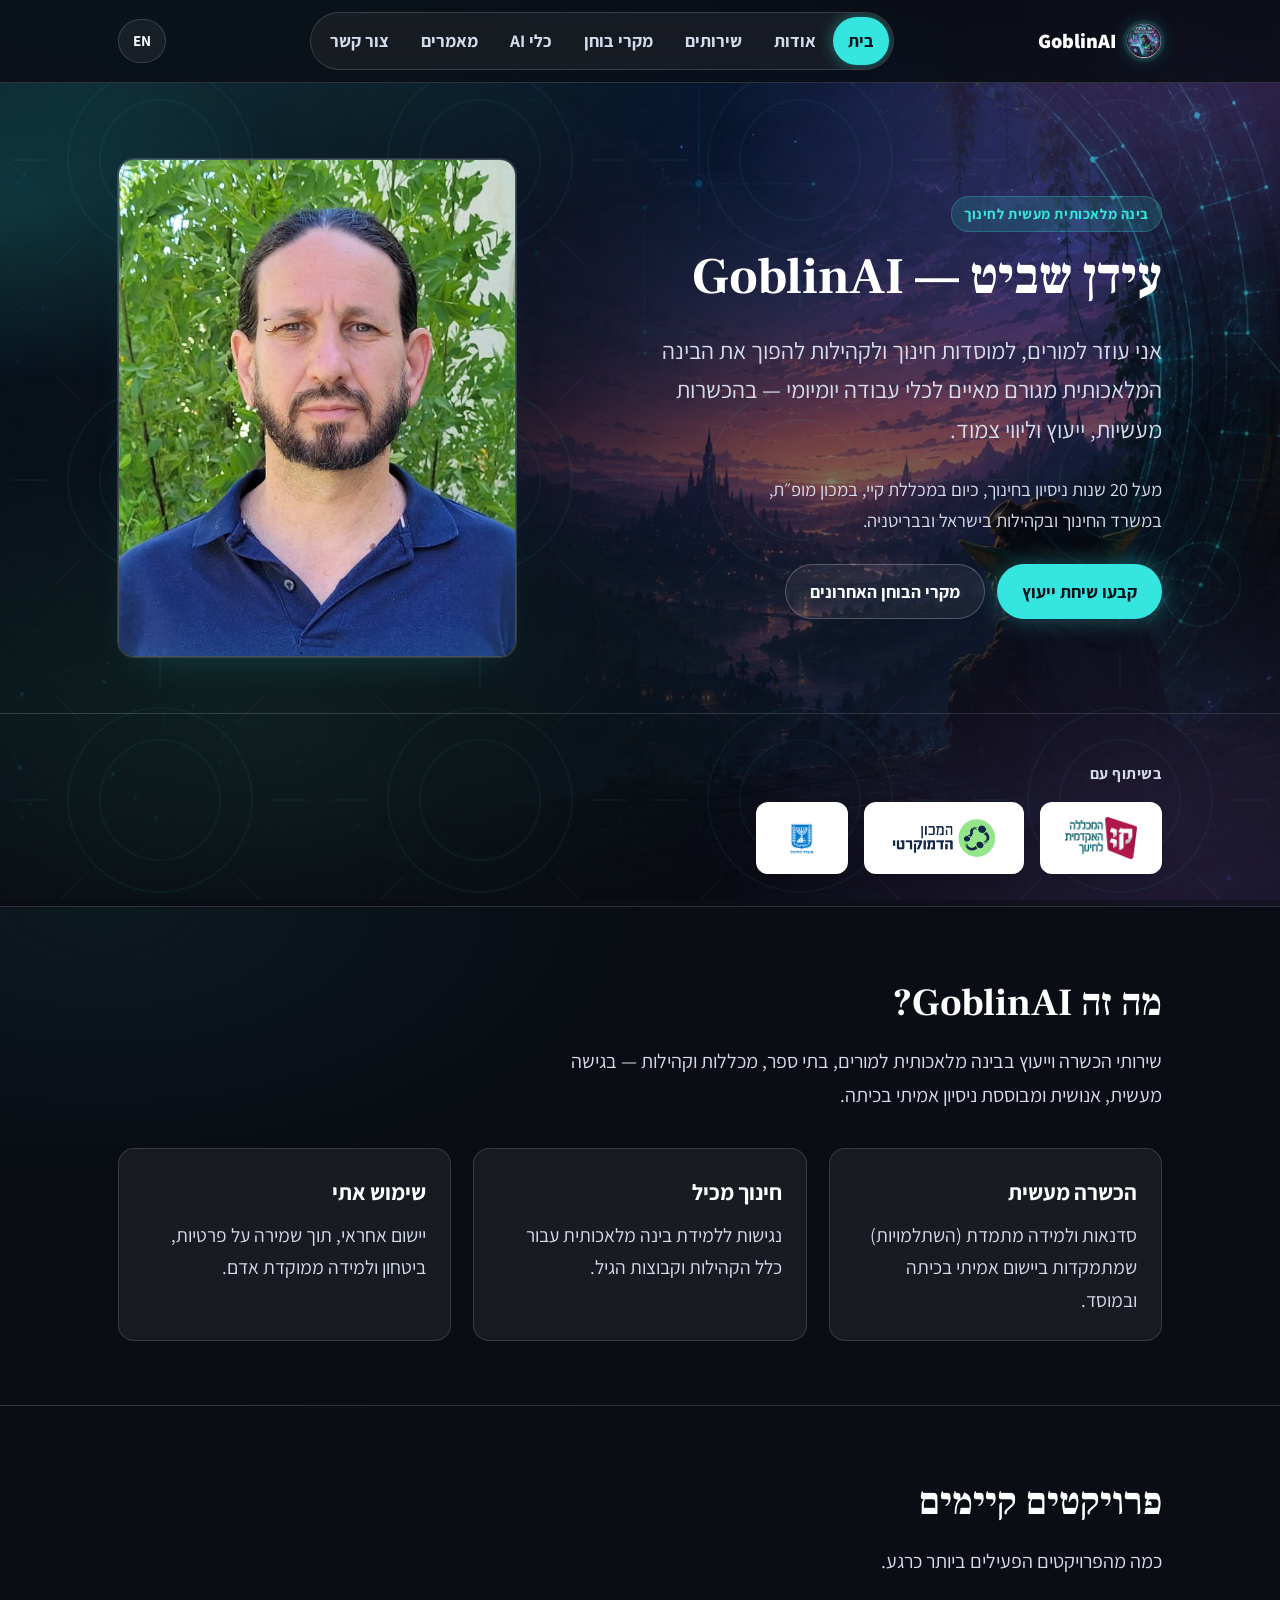
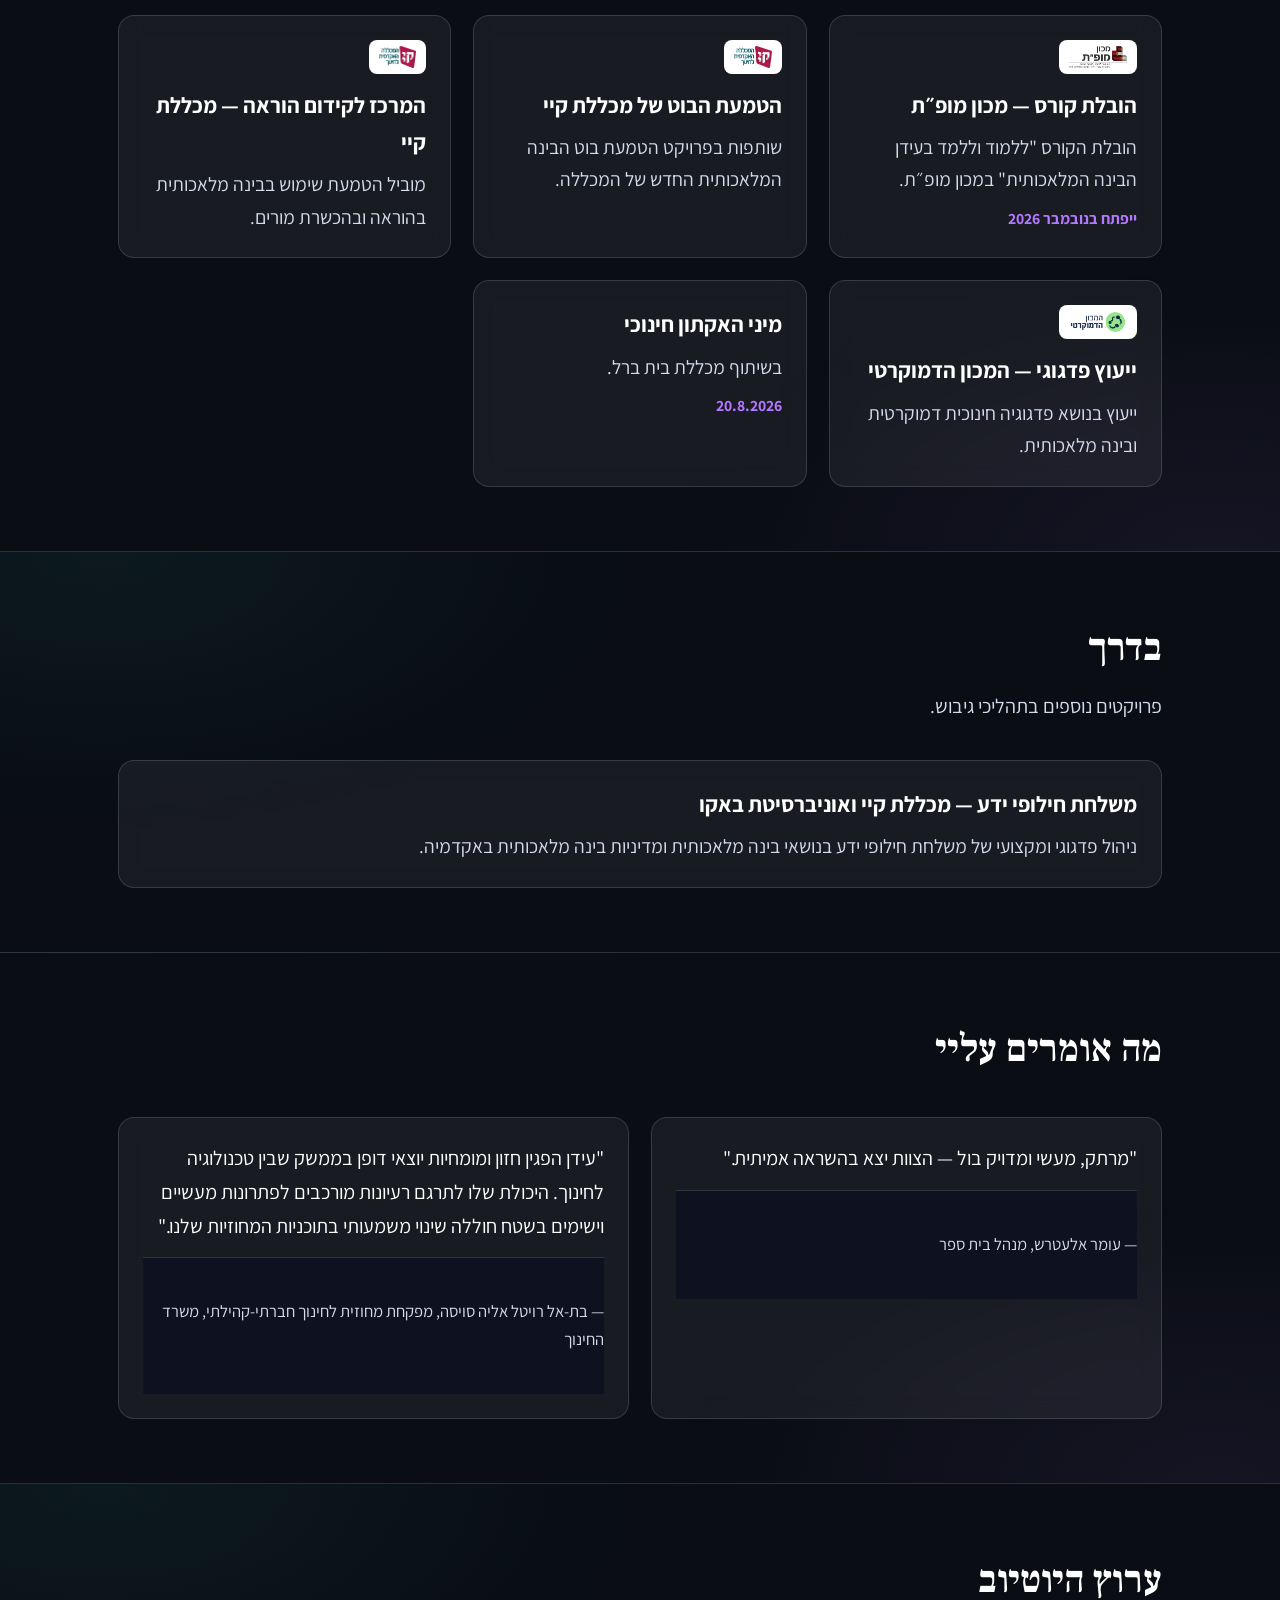
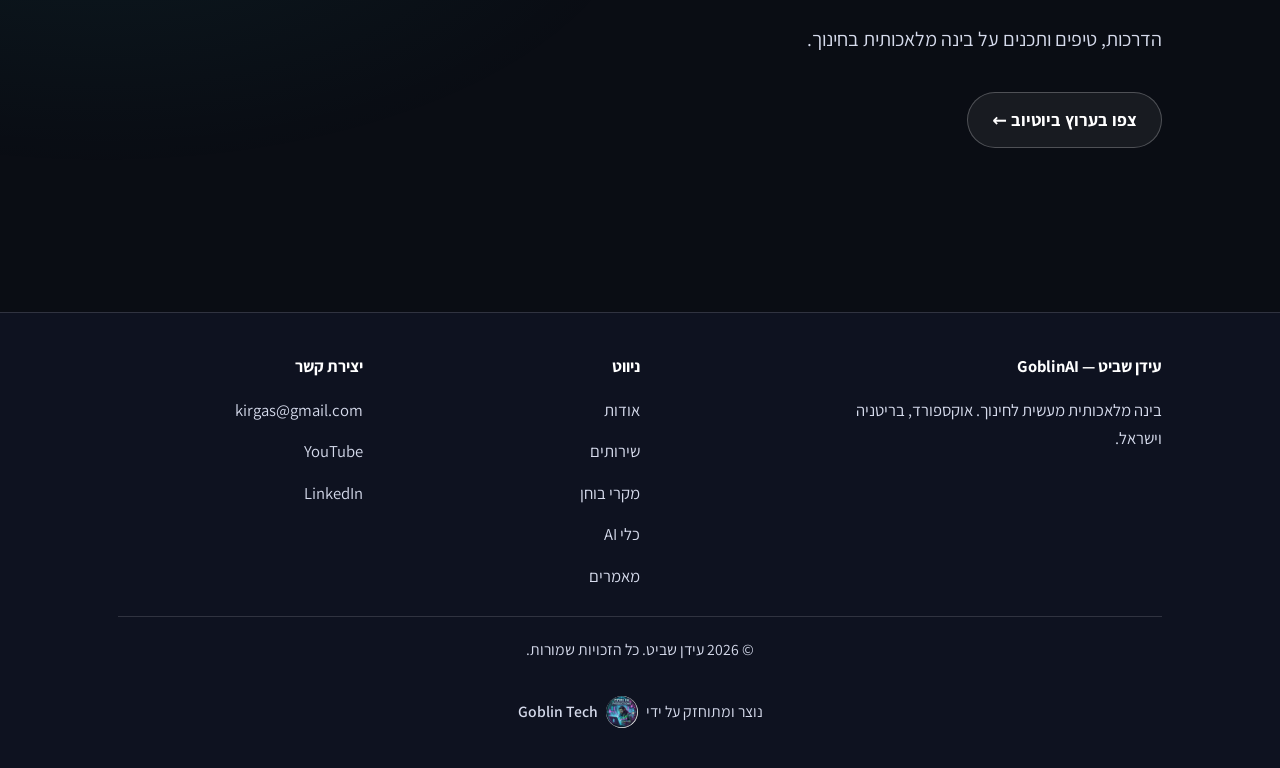
<file: index.html>
<!DOCTYPE html>
<html lang="he" dir="rtl">
<head>
  <meta charset="UTF-8" />
  <meta name="viewport" content="width=device-width, initial-scale=1.0" />
  <title>עידן שביט — GoblinAI | בינה מלאכותית בחינוך</title>
  <meta name="description" content="עידן שביט (GoblinAI) — הכשרה וייעוץ מעשי בבינה מלאכותית למורים, בתי ספר, מכללות וקהילות בישראל ובבריטניה." />
  <meta property="og:title" content="עידן שביט — GoblinAI | בינה מלאכותית בחינוך" />
  <meta property="og:description" content="עידן שביט (GoblinAI) — הכשרה וייעוץ מעשי בבינה מלאכותית למורים, בתי ספר, מכללות וקהילות בישראל ובבריטניה." />
  <meta property="og:image" content="https://coldgoblin.github.io/goblinai/assets/photos/25-goblin-ai-banner.jpg" />
  <meta property="og:type" content="website" />
  <link rel="icon" type="image/png" href="assets/photos/10-goblin-productions-logo.jpg" />
  <link rel="preconnect" href="https://fonts.googleapis.com">
  <link href="https://fonts.googleapis.com/css2?family=Assistant:wght@400;600;700;800&family=Frank+Ruhl+Libre:wght@600;700&display=swap" rel="stylesheet">
  <link rel="stylesheet" href="css/style.css" />
</head>
<body style="--page-bg:url('../assets/photos/25-goblin-ai-banner.jpg');">
  <a class="skip-link" href="#main">דילוג לתוכן</a>
  <header>
    <div class="nav-wrap">
      <a class="brand" href="index.html"><span class="mark"><img src="assets/photos/10-goblin-productions-logo.jpg" alt="GoblinAI"></span> GoblinAI</a>
      <button class="nav-toggle" aria-label="פתח ניווט">&#9776;</button>
      <ul class="tabs">
        <li><a href="index.html" class="active">בית</a></li>
        <li><a href="about.html">אודות</a></li>
        <li><a href="services.html">שירותים</a></li>
        <li><a href="case-studies.html">מקרי בוחן</a></li>
        <li><a href="tools.html">כלי AI</a></li>
        <li><a href="articles.html">מאמרים</a></li>
        <li><a href="contact.html">צור קשר</a></li>
      </ul>
      <div class="nav-side">
        <a class="lang-switch" href="en/index.html">EN</a>
      </div>
    </div>
  </header>

  <main id="main">
    <section class="hero">
      <div class="container hero-grid">
        <div>
          <span class="eyebrow">בינה מלאכותית מעשית לחינוך</span>
          <h1>עידן שביט — GoblinAI</h1>
          <p class="lead">אני עוזר למורים, למוסדות חינוך ולקהילות להפוך את הבינה המלאכותית מגורם מאיים לכלי עבודה יומיומי — בהכשרות מעשיות, ייעוץ וליווי צמוד.</p>
          <p style="color:var(--muted); max-width:46ch; font-size:1rem;">מעל 20 שנות ניסיון בחינוך, כיום במכללת קיי, במכון מופ״ת, במשרד החינוך ובקהילות בישראל ובבריטניה.</p>
          <div class="cta-row">
            <a class="btn btn-primary" href="contact.html">קבעו שיחת ייעוץ</a>
            <a class="btn btn-secondary" href="case-studies.html">מקרי הבוחן האחרונים</a>
          </div>
        </div>
        <div class="hero-photo">
          <img src="assets/photos/idan-shavit-portrait.jpg" alt="עידן שביט" />
        </div>
      </div>
    </section>

    <section style="padding:32px 0;">
      <div class="container">
        <p style="color:var(--muted); font-size:0.85rem; font-weight:700; letter-spacing:0.03em; margin-bottom:14px;">בשיתוף עם</p>
        <div class="logo-strip">
          <div class="logo-chip"><img loading="lazy" src="assets/logos/15-kaye-college-logo.jpg" alt="מכללת קיי" /></div>
          <div class="logo-chip"><img loading="lazy" src="assets/logos/17-democratic-institute-logo.png" alt="המכון הדמוקרטי" /></div>
          <div class="logo-chip"><img loading="lazy" src="assets/logos/16-ministry-of-education-logo.png" alt="משרד החינוך" /></div>
        </div>
      </div>
    </section>

    <section>
      <div class="container">
        <div class="section-head">
          <h2>מה זה GoblinAI?</h2>
          <p>שירותי הכשרה וייעוץ בבינה מלאכותית למורים, בתי ספר, מכללות וקהילות — בגישה מעשית, אנושית ומבוססת ניסיון אמיתי בכיתה.</p>
        </div>
        <div class="grid">
          <div class="card">
            <h3>הכשרה מעשית</h3>
            <p>סדנאות ולמידה מתמדת (השתלמויות) שמתמקדות ביישום אמיתי בכיתה ובמוסד.</p>
          </div>
          <div class="card">
            <h3>חינוך מכיל</h3>
            <p>נגישות ללמידת בינה מלאכותית עבור כלל הקהילות וקבוצות הגיל.</p>
          </div>
          <div class="card">
            <h3>שימוש אתי</h3>
            <p>יישום אחראי, תוך שמירה על פרטיות, ביטחון ולמידה ממוקדת אדם.</p>
          </div>
        </div>
      </div>
    </section>

    <section>
      <div class="container">
        <div class="section-head">
          <h2>פרויקטים קיימים</h2>
          <p>כמה מהפרויקטים הפעילים ביותר כרגע.</p>
        </div>
        <div class="grid">
          <div class="card">
            <div class="card-logo"><img loading="lazy" src="assets/logos/21-mofet-institute-logo.png" alt="מכון מופ״ת" /></div>
            <h3>הובלת קורס — מכון מופ״ת</h3>
            <p>הובלת הקורס "ללמוד וללמד בעידן הבינה המלאכותית" במכון מופ״ת.</p>
            <span class="note">ייפתח בנובמבר 2026</span>
          </div>
          <div class="card">
            <div class="card-logo"><img loading="lazy" src="assets/logos/15-kaye-college-logo.jpg" alt="מכללת קיי" /></div>
            <h3>הטמעת הבוט של מכללת קיי</h3>
            <p>שותפות בפרויקט הטמעת בוט הבינה המלאכותית החדש של המכללה.</p>
          </div>
          <div class="card">
            <div class="card-logo"><img loading="lazy" src="assets/logos/15-kaye-college-logo.jpg" alt="מכללת קיי" /></div>
            <h3>המרכז לקידום הוראה — מכללת קיי</h3>
            <p>מוביל הטמעת שימוש בבינה מלאכותית בהוראה ובהכשרת מורים.</p>
          </div>
          <div class="card">
            <div class="card-logo"><img loading="lazy" src="assets/logos/17-democratic-institute-logo.png" alt="המכון הדמוקרטי" /></div>
            <h3>ייעוץ פדגוגי — המכון הדמוקרטי</h3>
            <p>ייעוץ בנושא פדגוגיה חינוכית דמוקרטית ובינה מלאכותית.</p>
          </div>
          <div class="card">
            <h3>מיני האקתון חינוכי</h3>
            <p>בשיתוף מכללת בית ברל.</p>
            <span class="note">20.8.2026</span>
          </div>
        </div>
      </div>
    </section>

    <section>
      <div class="container">
        <div class="section-head">
          <h2>בדרך</h2>
          <p>פרויקטים נוספים בתהליכי גיבוש.</p>
        </div>
        <div class="grid">
          <div class="card">
            <h3>משלחת חילופי ידע — מכללת קיי ואוניברסיטת באקו</h3>
            <p>ניהול פדגוגי ומקצועי של משלחת חילופי ידע בנושאי בינה מלאכותית ומדיניות בינה מלאכותית באקדמיה.</p>
          </div>
        </div>
      </div>
    </section>

    <section>
      <div class="container">
        <div class="section-head">
          <h2>מה אומרים עליי</h2>
        </div>
        <div class="grid">
          <blockquote class="card">
            "מרתק, מעשי ומדויק בול — הצוות יצא בהשראה אמיתית."
            <footer style="margin-top:14px; font-style:normal; font-size:0.9rem; color:var(--muted);">— עומר אלעטרש, מנהל בית ספר</footer>
          </blockquote>
          <blockquote class="card">
            "עידן הפגין חזון ומומחיות יוצאי דופן בממשק שבין טכנולוגיה לחינוך. היכולת שלו לתרגם רעיונות מורכבים לפתרונות מעשיים וישימים בשטח חוללה שינוי משמעותי בתוכניות המחוזיות שלנו."
            <footer style="margin-top:14px; font-style:normal; font-size:0.9rem; color:var(--muted);">— בת-אל רויטל אליה סויסה, מפקחת מחוזית לחינוך חברתי-קהילתי, משרד החינוך</footer>
          </blockquote>
        </div>
      </div>
    </section>

    <section>
      <div class="container">
        <div class="section-head">
          <h2>ערוץ היוטיוב</h2>
          <p>הדרכות, טיפים ותכנים על בינה מלאכותית בחינוך.</p>
        </div>
        <a class="btn btn-secondary" href="https://www.youtube.com/@idanshavit3679" target="_blank" rel="noopener">צפו בערוץ ביוטיוב &larr;</a>
      </div>
    </section>
  </main>

  <footer>
    <div class="container">
      <div class="footer-grid">
        <div>
          <h5>עידן שביט — GoblinAI</h5>
          <p style="color:var(--muted); font-size:0.9rem; max-width:40ch;">בינה מלאכותית מעשית לחינוך. אוקספורד, בריטניה וישראל.</p>
        </div>
        <div>
          <h5>ניווט</h5>
          <ul>
            <li><a href="about.html">אודות</a></li>
            <li><a href="services.html">שירותים</a></li>
            <li><a href="case-studies.html">מקרי בוחן</a></li>
            <li><a href="tools.html">כלי AI</a></li>
            <li><a href="articles.html">מאמרים</a></li>
          </ul>
        </div>
        <div>
          <h5>יצירת קשר</h5>
          <ul>
            <li><a href="mailto:kirgas@gmail.com">kirgas@gmail.com</a></li>
            <li><a href="https://www.youtube.com/@idanshavit3679" target="_blank" rel="noopener">YouTube</a></li>
            <li><a href="https://www.linkedin.com/in/idan-shavit-ai-for-all/" target="_blank" rel="noopener">LinkedIn</a></li>
          </ul>
        </div>
      </div>
      <div class="footer-bottom">&copy; 2026 עידן שביט. כל הזכויות שמורות.</div>
      <div class="goblin-tech-credit" dir="rtl"><span>נוצר ומתוחזק על ידי</span><img src="assets/logos/goblin-logo-640.jpg" alt="" width="32" height="32" loading="lazy"><bdi dir="ltr">Goblin Tech</bdi></div>
    </div>
  </footer>

  <script src="js/main.js"></script>
</body>
</html>
</file>
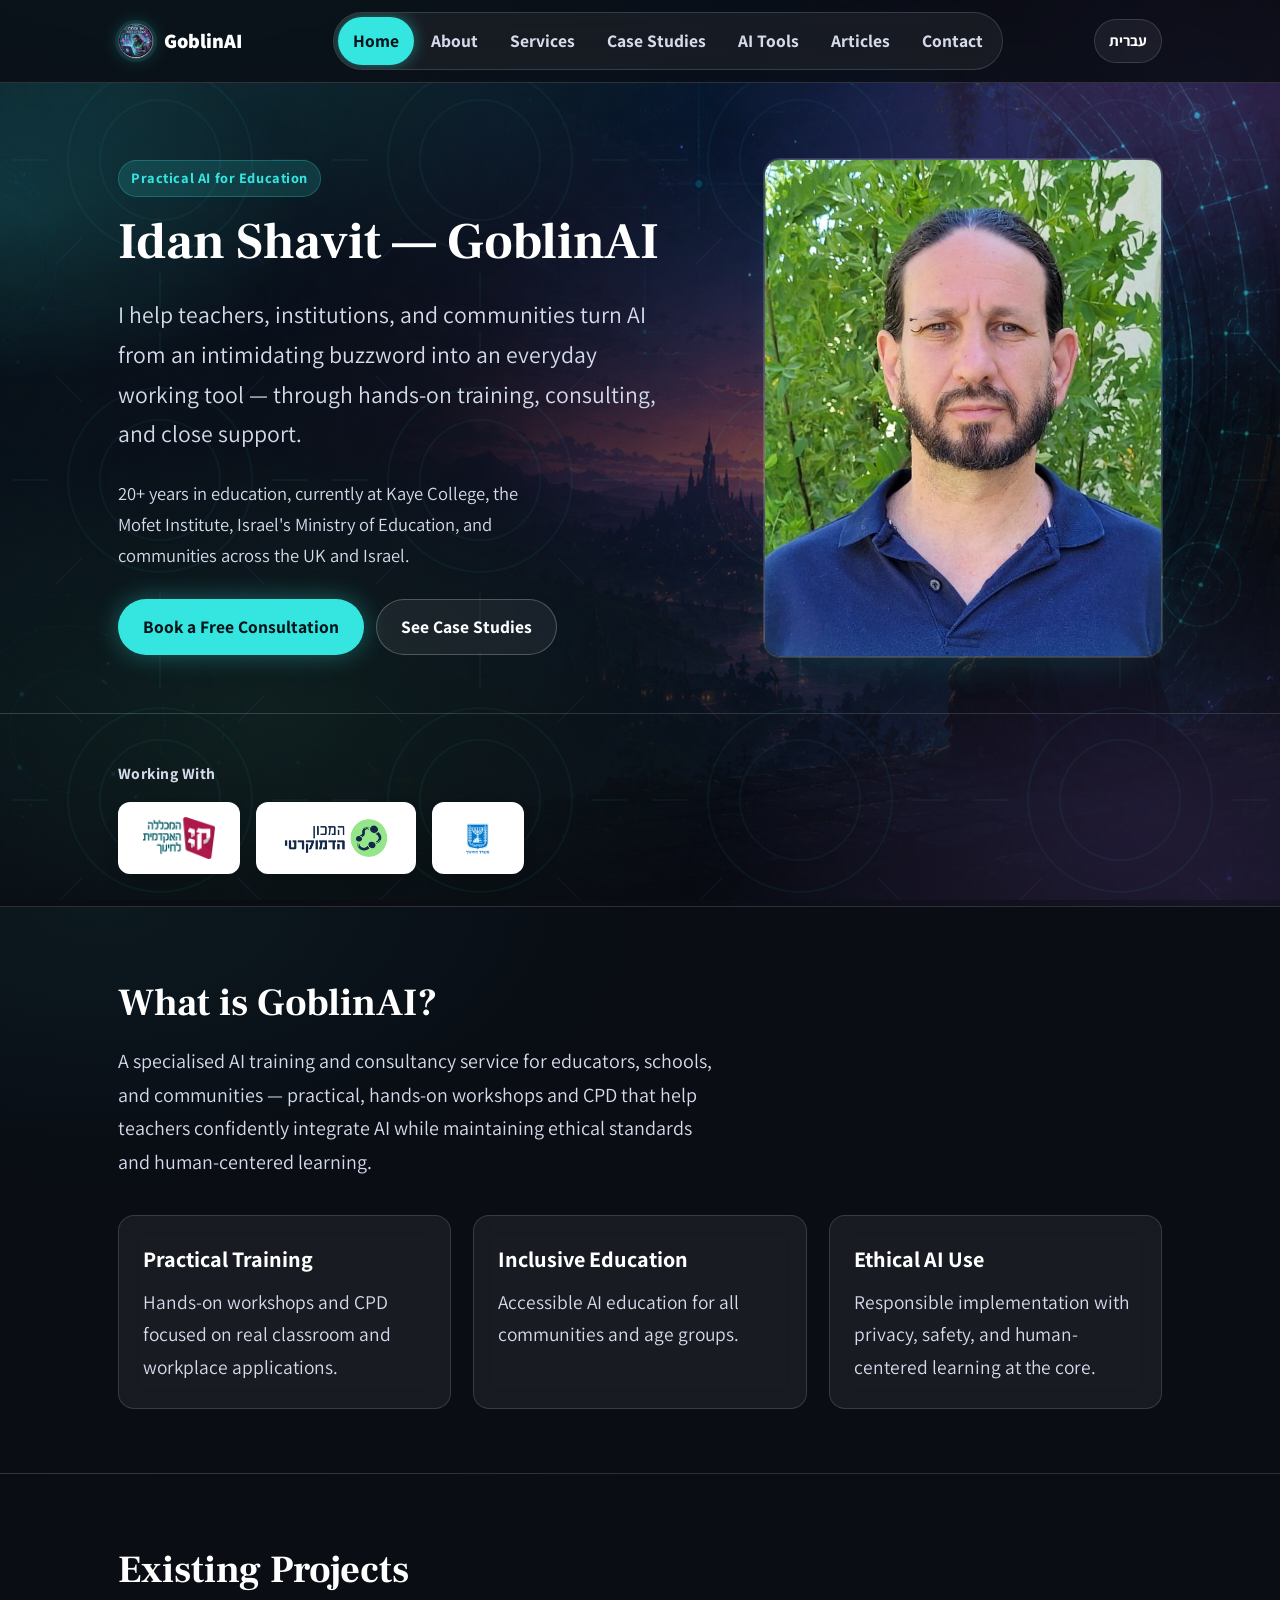
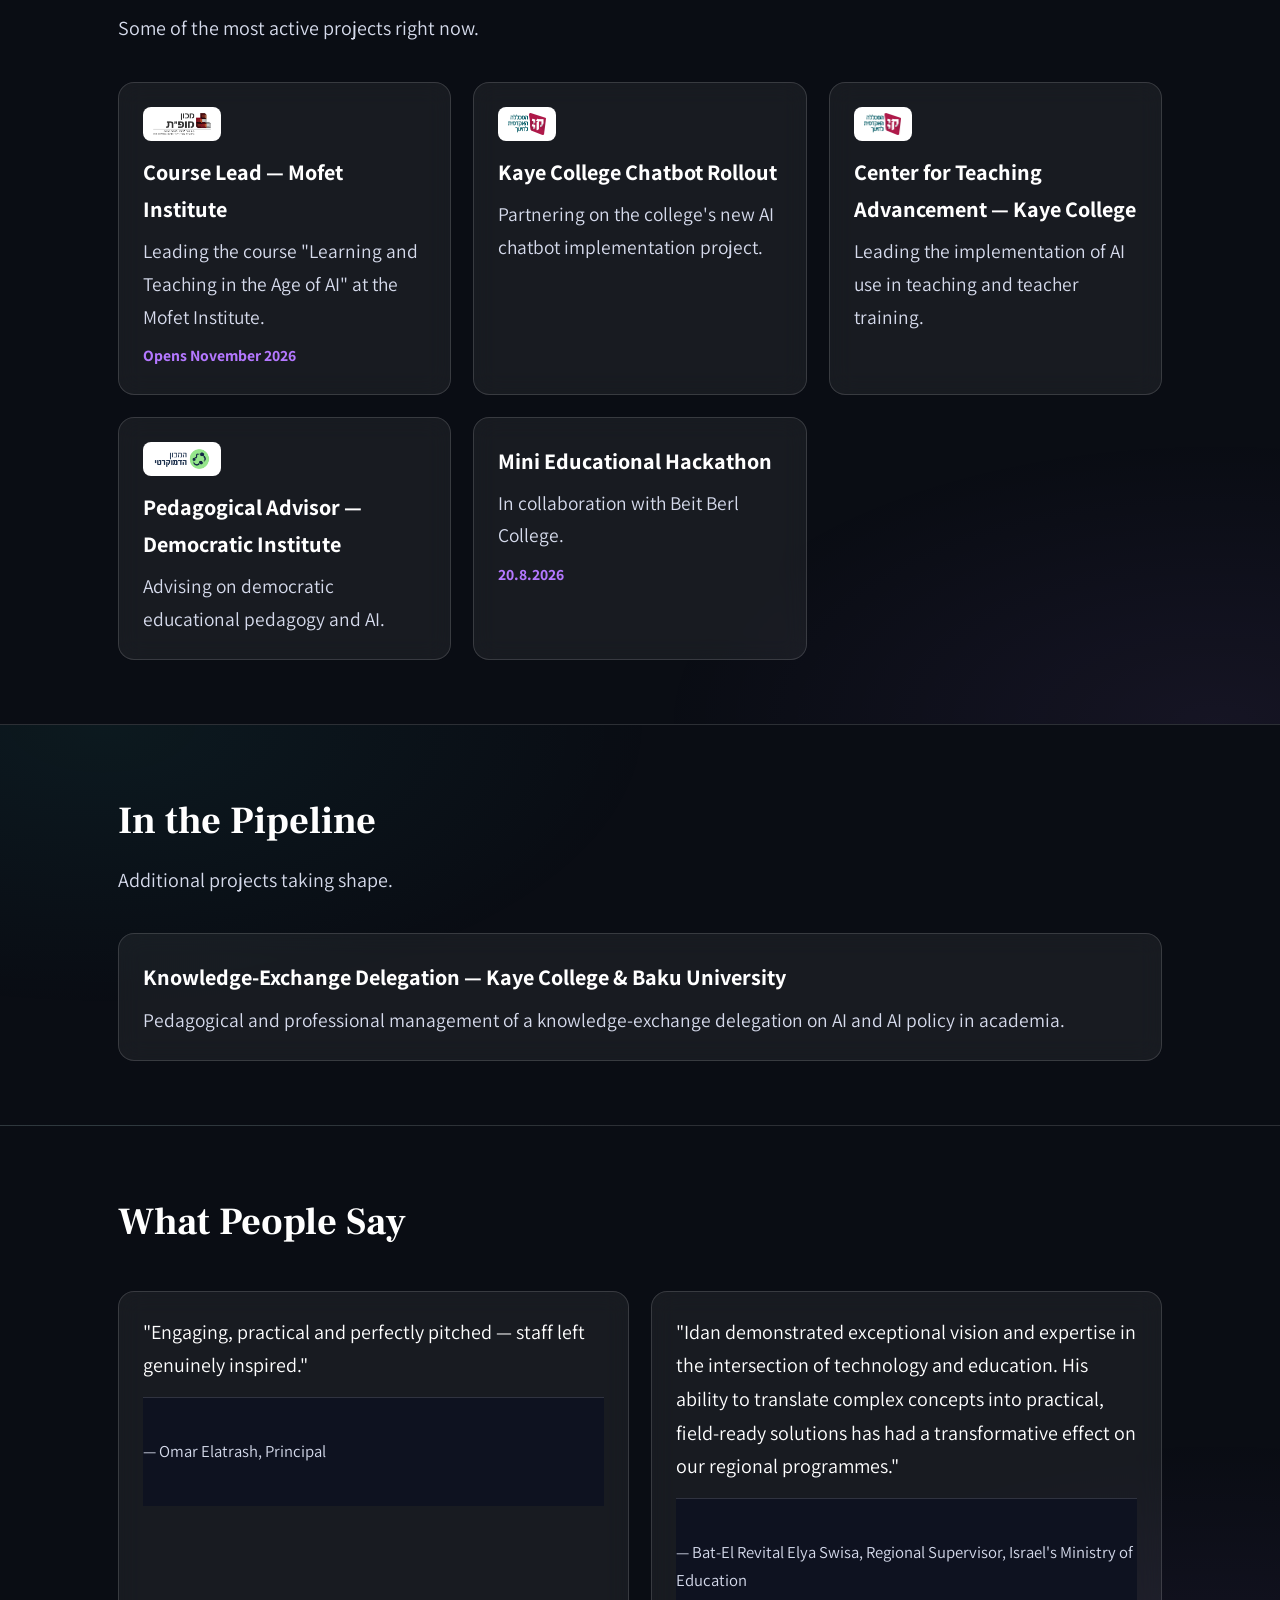
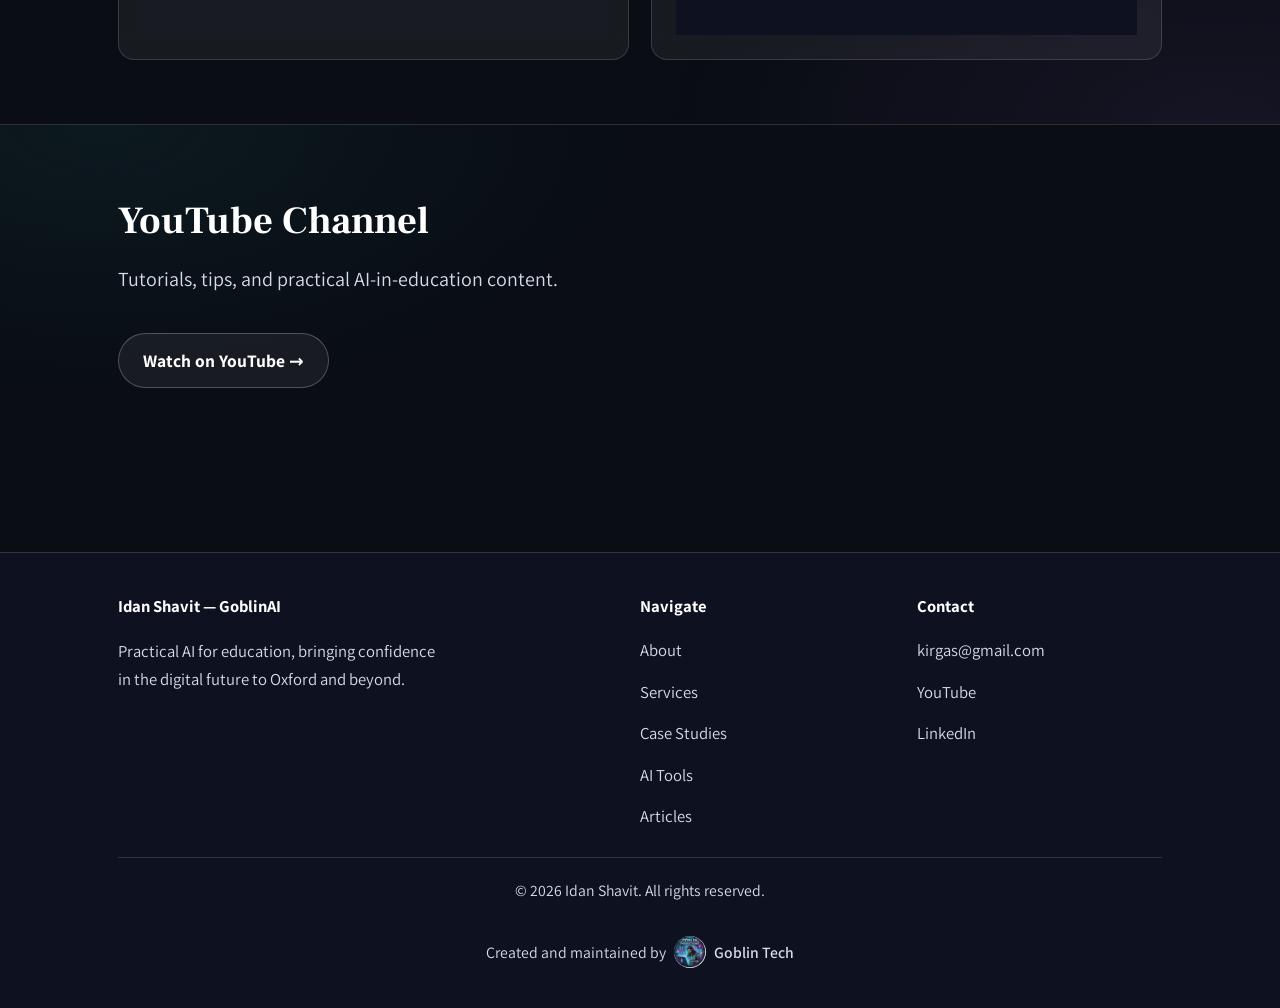
<file: en/index.html>
<!DOCTYPE html>
<html lang="en" dir="ltr">
<head>
  <meta charset="UTF-8" />
  <meta name="viewport" content="width=device-width, initial-scale=1.0" />
  <title>Idan Shavit — GoblinAI | Practical AI for Education</title>
  <meta name="description" content="Idan Shavit (GoblinAI) — practical AI training and consultancy for teachers, schools, colleges, and communities in the UK and Israel." />
  <meta property="og:title" content="Idan Shavit — GoblinAI | Practical AI for Education" />
  <meta property="og:description" content="Idan Shavit (GoblinAI) — practical AI training and consultancy for teachers, schools, colleges, and communities in the UK and Israel." />
  <meta property="og:image" content="https://coldgoblin.github.io/goblinai/assets/photos/25-goblin-ai-banner.jpg" />
  <meta property="og:type" content="website" />
  <link rel="icon" type="image/png" href="../assets/photos/10-goblin-productions-logo.jpg" />
  <link rel="preconnect" href="https://fonts.googleapis.com">
  <link href="https://fonts.googleapis.com/css2?family=Assistant:wght@400;600;700;800&family=Frank+Ruhl+Libre:wght@600;700&display=swap" rel="stylesheet">
  <link rel="stylesheet" href="../css/style.css" />
</head>
<body style="--page-bg:url('../assets/photos/25-goblin-ai-banner.jpg');">
  <a class="skip-link" href="#main">Skip to content</a>
  <header>
    <div class="nav-wrap">
      <a class="brand" href="index.html"><span class="mark"><img src="../assets/photos/10-goblin-productions-logo.jpg" alt="GoblinAI"></span> GoblinAI</a>
      <button class="nav-toggle" aria-label="Toggle navigation">&#9776;</button>
      <ul class="tabs">
        <li><a href="index.html" class="active">Home</a></li>
        <li><a href="about.html">About</a></li>
        <li><a href="services.html">Services</a></li>
        <li><a href="case-studies.html">Case Studies</a></li>
        <li><a href="tools.html">AI Tools</a></li>
        <li><a href="articles.html">Articles</a></li>
        <li><a href="contact.html">Contact</a></li>
      </ul>
      <div class="nav-side">
        <a class="lang-switch" href="../index.html">עברית</a>
      </div>
    </div>
  </header>

  <main id="main">
    <section class="hero">
      <div class="container hero-grid">
        <div>
          <span class="eyebrow">Practical AI for Education</span>
          <h1>Idan Shavit — GoblinAI</h1>
          <p class="lead">I help teachers, institutions, and communities turn AI from an intimidating buzzword into an everyday working tool — through hands-on training, consulting, and close support.</p>
          <p style="color:var(--muted); max-width:46ch; font-size:1rem;">20+ years in education, currently at Kaye College, the Mofet Institute, Israel's Ministry of Education, and communities across the UK and Israel.</p>
          <div class="cta-row">
            <a class="btn btn-primary" href="contact.html">Book a Free Consultation</a>
            <a class="btn btn-secondary" href="case-studies.html">See Case Studies</a>
          </div>
        </div>
        <div class="hero-photo">
          <img src="../assets/photos/idan-shavit-portrait.jpg" alt="Idan Shavit" />
        </div>
      </div>
    </section>

    <section style="padding:32px 0;">
      <div class="container">
        <p style="color:var(--muted); font-size:0.85rem; font-weight:700; letter-spacing:0.03em; margin-bottom:14px;">Working With</p>
        <div class="logo-strip">
          <div class="logo-chip"><img loading="lazy" src="../assets/logos/15-kaye-college-logo.jpg" alt="Kaye College" /></div>
          <div class="logo-chip"><img loading="lazy" src="../assets/logos/17-democratic-institute-logo.png" alt="Democratic Institute" /></div>
          <div class="logo-chip"><img loading="lazy" src="../assets/logos/16-ministry-of-education-logo.png" alt="Israel Ministry of Education" /></div>
        </div>
      </div>
    </section>

    <section>
      <div class="container">
        <div class="section-head">
          <h2>What is GoblinAI?</h2>
          <p>A specialised AI training and consultancy service for educators, schools, and communities — practical, hands-on workshops and CPD that help teachers confidently integrate AI while maintaining ethical standards and human-centered learning.</p>
        </div>
        <div class="grid">
          <div class="card">
            <h3>Practical Training</h3>
            <p>Hands-on workshops and CPD focused on real classroom and workplace applications.</p>
          </div>
          <div class="card">
            <h3>Inclusive Education</h3>
            <p>Accessible AI education for all communities and age groups.</p>
          </div>
          <div class="card">
            <h3>Ethical AI Use</h3>
            <p>Responsible implementation with privacy, safety, and human-centered learning at the core.</p>
          </div>
        </div>
      </div>
    </section>

    <section>
      <div class="container">
        <div class="section-head">
          <h2>Existing Projects</h2>
          <p>Some of the most active projects right now.</p>
        </div>
        <div class="grid">
          <div class="card">
            <div class="card-logo"><img loading="lazy" src="../assets/logos/21-mofet-institute-logo.png" alt="Mofet Institute" /></div>
            <h3>Course Lead — Mofet Institute</h3>
            <p>Leading the course "Learning and Teaching in the Age of AI" at the Mofet Institute.</p>
            <span class="note">Opens November 2026</span>
          </div>
          <div class="card">
            <div class="card-logo"><img loading="lazy" src="../assets/logos/15-kaye-college-logo.jpg" alt="Kaye College" /></div>
            <h3>Kaye College Chatbot Rollout</h3>
            <p>Partnering on the college's new AI chatbot implementation project.</p>
          </div>
          <div class="card">
            <div class="card-logo"><img loading="lazy" src="../assets/logos/15-kaye-college-logo.jpg" alt="Kaye College" /></div>
            <h3>Center for Teaching Advancement — Kaye College</h3>
            <p>Leading the implementation of AI use in teaching and teacher training.</p>
          </div>
          <div class="card">
            <div class="card-logo"><img loading="lazy" src="../assets/logos/17-democratic-institute-logo.png" alt="Democratic Institute" /></div>
            <h3>Pedagogical Advisor — Democratic Institute</h3>
            <p>Advising on democratic educational pedagogy and AI.</p>
          </div>
          <div class="card">
            <h3>Mini Educational Hackathon</h3>
            <p>In collaboration with Beit Berl College.</p>
            <span class="note">20.8.2026</span>
          </div>
        </div>
      </div>
    </section>

    <section>
      <div class="container">
        <div class="section-head">
          <h2>In the Pipeline</h2>
          <p>Additional projects taking shape.</p>
        </div>
        <div class="grid">
          <div class="card">
            <h3>Knowledge-Exchange Delegation — Kaye College &amp; Baku University</h3>
            <p>Pedagogical and professional management of a knowledge-exchange delegation on AI and AI policy in academia.</p>
          </div>
        </div>
      </div>
    </section>

    <section>
      <div class="container">
        <div class="section-head">
          <h2>What People Say</h2>
        </div>
        <div class="grid">
          <blockquote class="card">
            "Engaging, practical and perfectly pitched — staff left genuinely inspired."
            <footer style="margin-top:14px; font-style:normal; font-size:0.9rem; color:var(--muted);">— Omar Elatrash, Principal</footer>
          </blockquote>
          <blockquote class="card">
            "Idan demonstrated exceptional vision and expertise in the intersection of technology and education. His ability to translate complex concepts into practical, field-ready solutions has had a transformative effect on our regional programmes."
            <footer style="margin-top:14px; font-style:normal; font-size:0.9rem; color:var(--muted);">— Bat-El Revital Elya Swisa, Regional Supervisor, Israel's Ministry of Education</footer>
          </blockquote>
        </div>
      </div>
    </section>

    <section>
      <div class="container">
        <div class="section-head">
          <h2>YouTube Channel</h2>
          <p>Tutorials, tips, and practical AI-in-education content.</p>
        </div>
        <a class="btn btn-secondary" href="https://www.youtube.com/@idanshavit3679" target="_blank" rel="noopener">Watch on YouTube &rarr;</a>
      </div>
    </section>
  </main>

  <footer>
    <div class="container">
      <div class="footer-grid">
        <div>
          <h5>Idan Shavit — GoblinAI</h5>
          <p style="color:var(--muted); font-size:0.9rem; max-width:40ch;">Practical AI for education, bringing confidence in the digital future to Oxford and beyond.</p>
        </div>
        <div>
          <h5>Navigate</h5>
          <ul>
            <li><a href="about.html">About</a></li>
            <li><a href="services.html">Services</a></li>
            <li><a href="case-studies.html">Case Studies</a></li>
            <li><a href="tools.html">AI Tools</a></li>
            <li><a href="articles.html">Articles</a></li>
          </ul>
        </div>
        <div>
          <h5>Contact</h5>
          <ul>
            <li><a href="mailto:kirgas@gmail.com">kirgas@gmail.com</a></li>
            <li><a href="https://www.youtube.com/@idanshavit3679" target="_blank" rel="noopener">YouTube</a></li>
            <li><a href="https://www.linkedin.com/in/idan-shavit-ai-for-all/" target="_blank" rel="noopener">LinkedIn</a></li>
          </ul>
        </div>
      </div>
      <div class="footer-bottom">&copy; 2026 Idan Shavit. All rights reserved.</div>
      <div class="goblin-tech-credit" dir="ltr"><span>Created and maintained by</span><img src="../assets/logos/goblin-logo-640.jpg" alt="" width="32" height="32" loading="lazy"><bdi dir="ltr">Goblin Tech</bdi></div>
    </div>
  </footer>

  <script src="../js/main.js"></script>
</body>
</html>
</file>
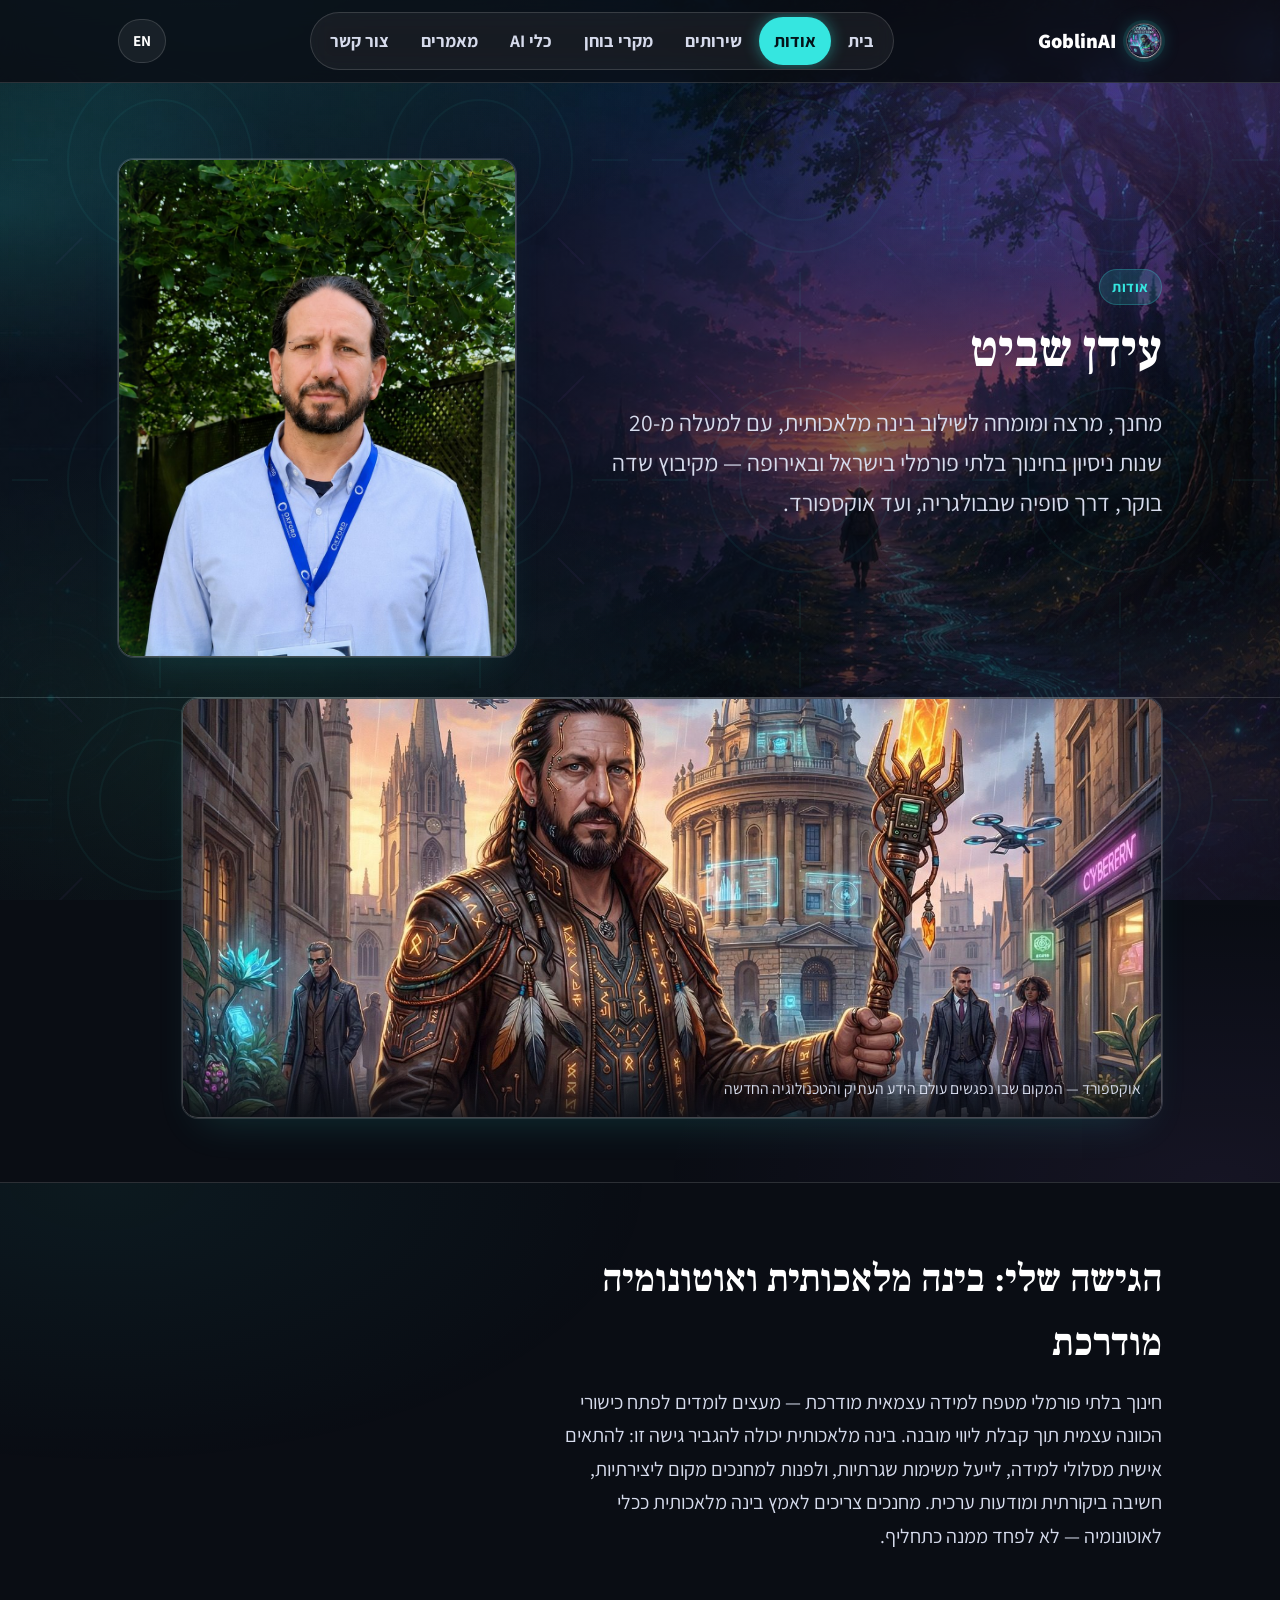
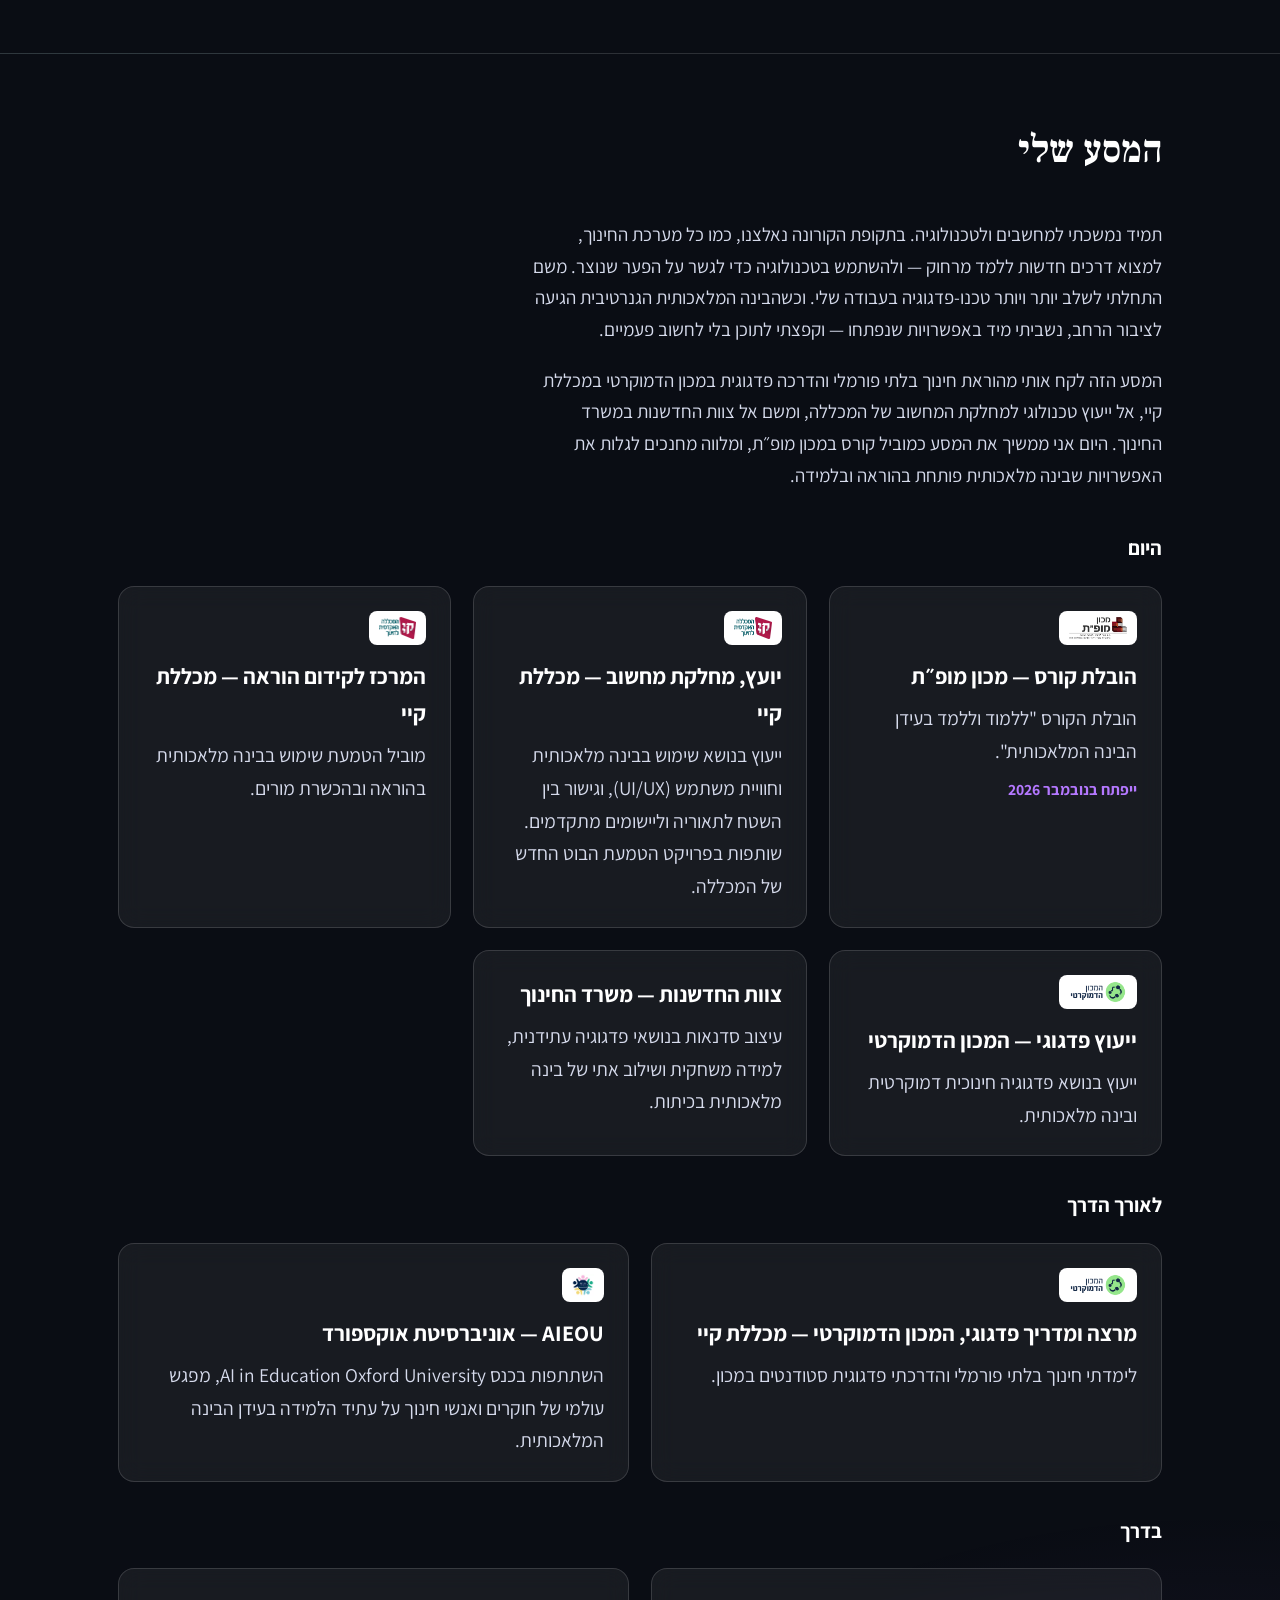
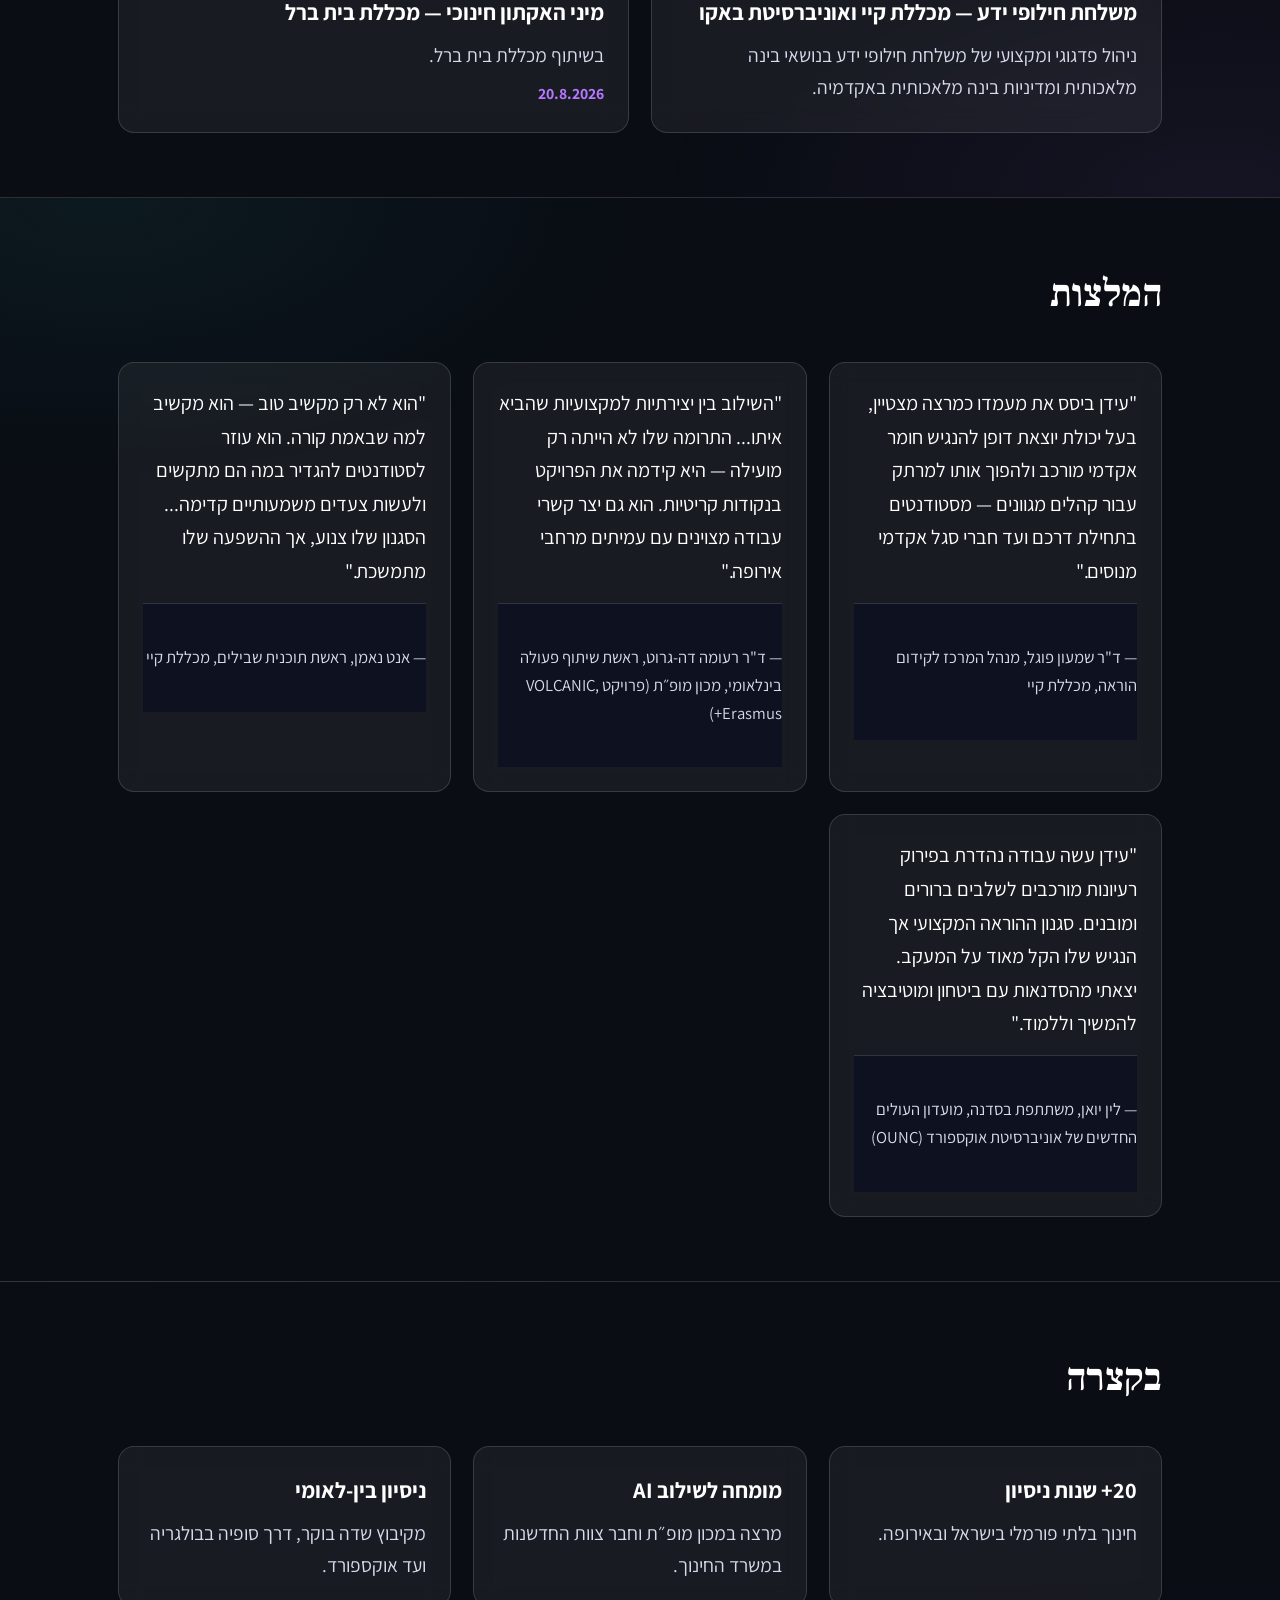
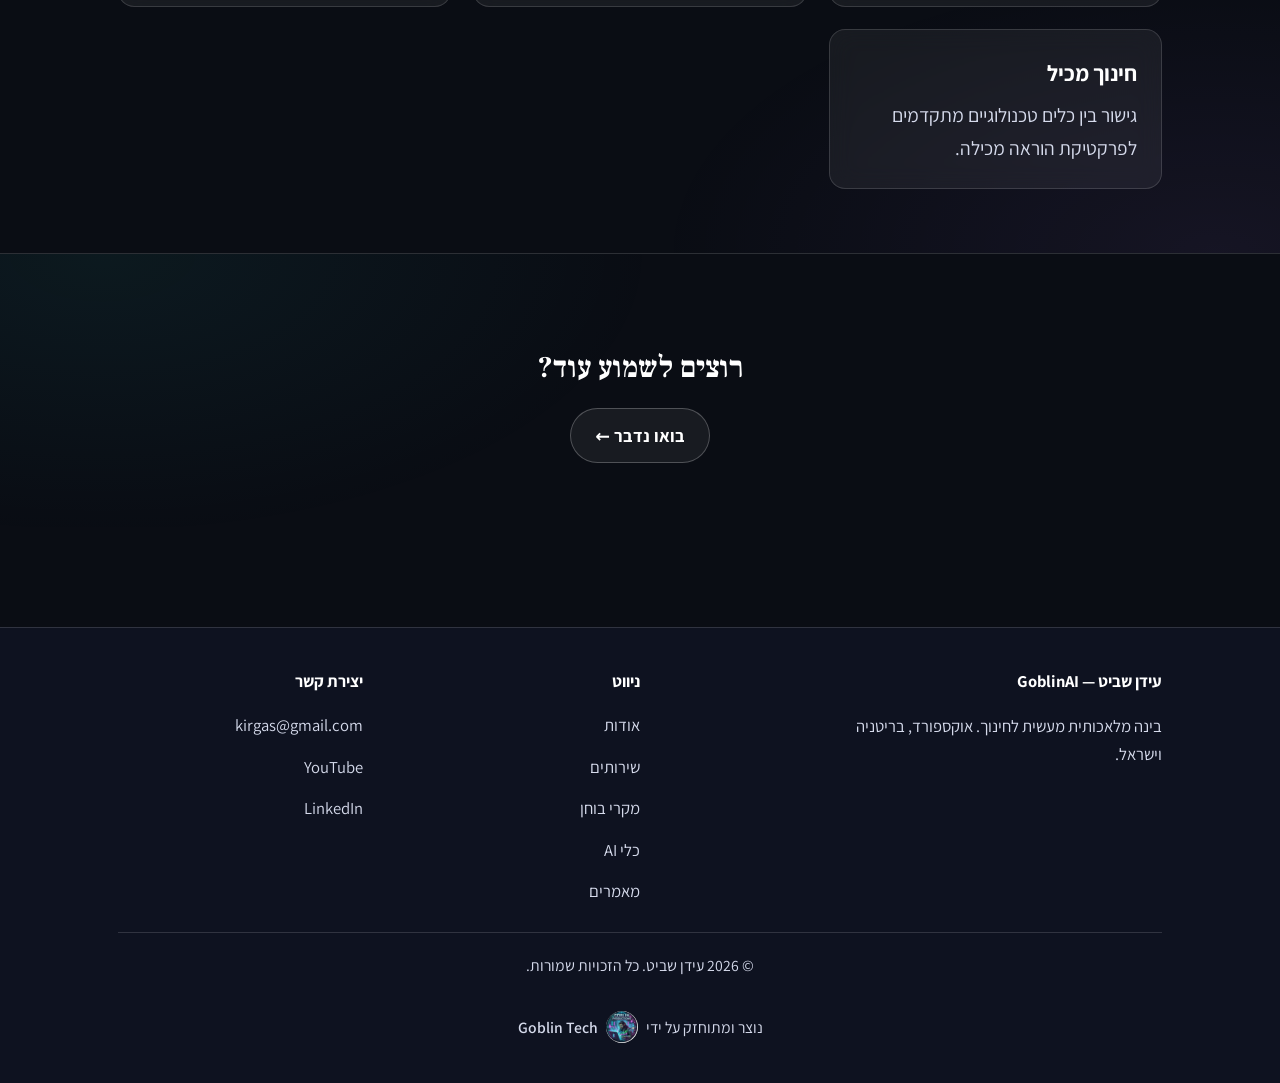
<file: about.html>
<!DOCTYPE html>
<html lang="he" dir="rtl">
<head>
  <meta charset="UTF-8" />
  <meta name="viewport" content="width=device-width, initial-scale=1.0" />
  <title>אודות — עידן שביט | GoblinAI</title>
  <meta name="description" content="עידן שביט — מחנך ומומחה לשילוב בינה מלאכותית, עם למעלה מ-20 שנות ניסיון בחינוך בלתי פורמלי בישראל ובאירופה." />
  <meta property="og:title" content="אודות — עידן שביט | GoblinAI" />
  <meta property="og:description" content="עידן שביט — מחנך ומומחה לשילוב בינה מלאכותית, עם למעלה מ-20 שנות ניסיון בחינוך בלתי פורמלי בישראל ובאירופה." />
  <meta property="og:image" content="https://coldgoblin.github.io/goblinai/assets/photos/26-hero-about.jpg" />
  <meta property="og:type" content="website" />
  <link rel="icon" type="image/png" href="assets/photos/10-goblin-productions-logo.jpg" />
  <link rel="preconnect" href="https://fonts.googleapis.com">
  <link href="https://fonts.googleapis.com/css2?family=Assistant:wght@400;600;700;800&family=Frank+Ruhl+Libre:wght@600;700&display=swap" rel="stylesheet">
  <link rel="stylesheet" href="css/style.css" />
</head>
<body style="--page-bg:url('../assets/photos/26-hero-about.jpg');">
  <a class="skip-link" href="#main">דילוג לתוכן</a>
  <header>
    <div class="nav-wrap">
      <a class="brand" href="index.html"><span class="mark"><img src="assets/photos/10-goblin-productions-logo.jpg" alt="GoblinAI"></span> GoblinAI</a>
      <button class="nav-toggle" aria-label="פתח ניווט">&#9776;</button>
      <ul class="tabs">
        <li><a href="index.html">בית</a></li>
        <li><a href="about.html" class="active">אודות</a></li>
        <li><a href="services.html">שירותים</a></li>
        <li><a href="case-studies.html">מקרי בוחן</a></li>
        <li><a href="tools.html">כלי AI</a></li>
        <li><a href="articles.html">מאמרים</a></li>
        <li><a href="contact.html">צור קשר</a></li>
      </ul>
      <div class="nav-side">
        <a class="lang-switch" href="en/about.html">EN</a>
      </div>
    </div>
  </header>

  <main id="main">
    <section class="hero" style="padding-bottom:40px;">
      <div class="container hero-grid">
        <div>
          <span class="eyebrow">אודות</span>
          <h1>עידן שביט</h1>
          <p class="lead">מחנך, מרצה ומומחה לשילוב בינה מלאכותית, עם למעלה מ-20 שנות ניסיון בחינוך בלתי פורמלי בישראל ובאירופה — מקיבוץ שדה בוקר, דרך סופיה שבבולגריה, ועד אוקספורד.</p>
        </div>
        <div class="hero-photo">
          <img src="assets/photos/14-idan-oxford-badge.jpg" alt="עידן שביט" style="object-position:center 10%;" />
        </div>
      </div>
    </section>

    <section style="padding-top:0;">
      <div class="container">
        <div class="banner-photo">
          <img src="assets/photos/13-oxford-rune-shaman.jpeg" alt="אוקספורד — בין עולם הרונות לעולם הטכנולוגי" />
          <div class="caption">אוקספורד — המקום שבו נפגשים עולם הידע העתיק והטכנולוגיה החדשה</div>
        </div>
      </div>
    </section>

    <section>
      <div class="container">
        <div class="section-head">
          <h2>הגישה שלי: בינה מלאכותית ואוטונומיה מודרכת</h2>
          <p>חינוך בלתי פורמלי מטפח למידה עצמאית מודרכת — מעצים לומדים לפתח כישורי הכוונה עצמית תוך קבלת ליווי מובנה. בינה מלאכותית יכולה להגביר גישה זו: להתאים אישית מסלולי למידה, לייעל משימות שגרתיות, ולפנות למחנכים מקום ליצירתיות, חשיבה ביקורתית ומודעות ערכית. מחנכים צריכים לאמץ בינה מלאכותית ככלי לאוטונומיה — לא לפחד ממנה כתחליף.</p>
        </div>
      </div>
    </section>

    <section>
      <div class="container">
        <div class="section-head">
          <h2>המסע שלי</h2>
        </div>
        <p style="color:var(--muted); max-width:70ch; font-size:1.02rem;">תמיד נמשכתי למחשבים ולטכנולוגיה. בתקופת הקורונה נאלצנו, כמו כל מערכת החינוך, למצוא דרכים חדשות ללמד מרחוק — ולהשתמש בטכנולוגיה כדי לגשר על הפער שנוצר. משם התחלתי לשלב יותר ויותר טכנו-פדגוגיה בעבודה שלי. וכשהבינה המלאכותית הגנרטיבית הגיעה לציבור הרחב, נשביתי מיד באפשרויות שנפתחו — וקפצתי לתוכן בלי לחשוב פעמיים.</p>
        <p style="color:var(--muted); max-width:70ch; font-size:1.02rem;">המסע הזה לקח אותי מהוראת חינוך בלתי פורמלי והדרכה פדגוגית במכון הדמוקרטי במכללת קיי, אל ייעוץ טכנולוגי למחלקת המחשוב של המכללה, ומשם אל צוות החדשנות במשרד החינוך. היום אני ממשיך את המסע כמוביל קורס במכון מופ״ת, ומלווה מחנכים לגלות את האפשרויות שבינה מלאכותית פותחת בהוראה ובלמידה.</p>

        <h3 style="margin-top:40px; font-size:1.1rem; color:var(--ink);">היום</h3>
        <div class="grid" style="margin-top:16px;">
          <div class="card">
            <div class="card-logo"><img loading="lazy" src="assets/logos/21-mofet-institute-logo.png" alt="מכון מופ״ת" /></div>
            <h3>הובלת קורס — מכון מופ״ת</h3>
            <p>הובלת הקורס "ללמוד וללמד בעידן הבינה המלאכותית".</p>
            <span class="note">ייפתח בנובמבר 2026</span>
          </div>
          <div class="card">
            <div class="card-logo"><img loading="lazy" src="assets/logos/15-kaye-college-logo.jpg" alt="מכללת קיי" /></div>
            <h3>יועץ, מחלקת מחשוב — מכללת קיי</h3>
            <p>ייעוץ בנושא שימוש בבינה מלאכותית וחוויית משתמש (UI/UX), וגישור בין השטח לתאוריה וליישומים מתקדמים. שותפות בפרויקט הטמעת הבוט החדש של המכללה.</p>
          </div>
          <div class="card">
            <div class="card-logo"><img loading="lazy" src="assets/logos/15-kaye-college-logo.jpg" alt="מכללת קיי" /></div>
            <h3>המרכז לקידום הוראה — מכללת קיי</h3>
            <p>מוביל הטמעת שימוש בבינה מלאכותית בהוראה ובהכשרת מורים.</p>
          </div>
          <div class="card">
            <div class="card-logo"><img loading="lazy" src="assets/logos/17-democratic-institute-logo.png" alt="המכון הדמוקרטי" /></div>
            <h3>ייעוץ פדגוגי — המכון הדמוקרטי</h3>
            <p>ייעוץ בנושא פדגוגיה חינוכית דמוקרטית ובינה מלאכותית.</p>
          </div>
          <div class="card">
            <h3>צוות החדשנות — משרד החינוך</h3>
            <p>עיצוב סדנאות בנושאי פדגוגיה עתידנית, למידה משחקית ושילוב אתי של בינה מלאכותית בכיתות.</p>
          </div>
        </div>

        <h3 style="margin-top:32px; font-size:1.1rem; color:var(--ink);">לאורך הדרך</h3>
        <div class="grid" style="margin-top:16px;">
          <div class="card">
            <div class="card-logo"><img loading="lazy" src="assets/logos/17-democratic-institute-logo.png" alt="המכון הדמוקרטי" /></div>
            <h3>מרצה ומדריך פדגוגי, המכון הדמוקרטי — מכללת קיי</h3>
            <p>לימדתי חינוך בלתי פורמלי והדרכתי פדגוגית סטודנטים במכון.</p>
          </div>
          <div class="card">
            <div class="card-logo"><img loading="lazy" src="assets/logos/22-aieou-logo.png" alt="AIEOU" /></div>
            <h3>AIEOU — אוניברסיטת אוקספורד</h3>
            <p>השתתפות בכנס AI in Education Oxford University, מפגש עולמי של חוקרים ואנשי חינוך על עתיד הלמידה בעידן הבינה המלאכותית.</p>
          </div>
        </div>

        <h3 style="margin-top:32px; font-size:1.1rem; color:var(--ink);">בדרך</h3>
        <div class="grid" style="margin-top:16px;">
          <div class="card">
            <h3>משלחת חילופי ידע — מכללת קיי ואוניברסיטת באקו</h3>
            <p>ניהול פדגוגי ומקצועי של משלחת חילופי ידע בנושאי בינה מלאכותית ומדיניות בינה מלאכותית באקדמיה.</p>
          </div>
          <div class="card">
            <h3>מיני האקתון חינוכי — מכללת בית ברל</h3>
            <p>בשיתוף מכללת בית ברל.</p>
            <span class="note">20.8.2026</span>
          </div>
        </div>
      </div>
    </section>

    <section>
      <div class="container">
        <div class="section-head">
          <h2>המלצות</h2>
        </div>
        <div class="grid">
          <blockquote class="card">
            "עידן ביסס את מעמדו כמרצה מצטיין, בעל יכולת יוצאת דופן להנגיש חומר אקדמי מורכב ולהפוך אותו למרתק עבור קהלים מגוונים — מסטודנטים בתחילת דרכם ועד חברי סגל אקדמי מנוסים."
            <footer style="margin-top:14px; font-style:normal; font-size:0.9rem; color:var(--muted);">— ד"ר שמעון פוגל, מנהל המרכז לקידום הוראה, מכללת קיי</footer>
          </blockquote>
          <blockquote class="card">
            "השילוב בין יצירתיות למקצועיות שהביא איתו... התרומה שלו לא הייתה רק מועילה — היא קידמה את הפרויקט בנקודות קריטיות. הוא גם יצר קשרי עבודה מצוינים עם עמיתים מרחבי אירופה."
            <footer style="margin-top:14px; font-style:normal; font-size:0.9rem; color:var(--muted);">— ד"ר רעומה דה-גרוט, ראשת שיתוף פעולה בינלאומי, מכון מופ״ת (פרויקט VOLCANIC, Erasmus+)</footer>
          </blockquote>
          <blockquote class="card">
            "הוא לא רק מקשיב טוב — הוא מקשיב למה שבאמת קורה. הוא עוזר לסטודנטים להגדיר במה הם מתקשים ולעשות צעדים משמעותיים קדימה... הסגנון שלו צנוע, אך ההשפעה שלו מתמשכת."
            <footer style="margin-top:14px; font-style:normal; font-size:0.9rem; color:var(--muted);">— אנט נאמן, ראשת תוכנית שבילים, מכללת קיי</footer>
          </blockquote>
          <blockquote class="card">
            "עידן עשה עבודה נהדרת בפירוק רעיונות מורכבים לשלבים ברורים ומובנים. סגנון ההוראה המקצועי אך הנגיש שלו הקל מאוד על המעקב. יצאתי מהסדנאות עם ביטחון ומוטיבציה להמשיך וללמוד."
            <footer style="margin-top:14px; font-style:normal; font-size:0.9rem; color:var(--muted);">— לין יואן, משתתפת בסדנה, מועדון העולים החדשים של אוניברסיטת אוקספורד (OUNC)</footer>
          </blockquote>
        </div>
      </div>
    </section>

    <section>
      <div class="container">
        <div class="section-head">
          <h2>בקצרה</h2>
        </div>
        <div class="grid">
          <div class="card">
            <h3>20+ שנות ניסיון</h3>
            <p>חינוך בלתי פורמלי בישראל ובאירופה.</p>
          </div>
          <div class="card">
            <h3>מומחה לשילוב AI</h3>
            <p>מרצה במכון מופ״ת וחבר צוות החדשנות במשרד החינוך.</p>
          </div>
          <div class="card">
            <h3>ניסיון בין-לאומי</h3>
            <p>מקיבוץ שדה בוקר, דרך סופיה בבולגריה ועד אוקספורד.</p>
          </div>
          <div class="card">
            <h3>חינוך מכיל</h3>
            <p>גישור בין כלים טכנולוגיים מתקדמים לפרקטיקת הוראה מכילה.</p>
          </div>
        </div>
      </div>
    </section>
    <section>
      <div class="container" style="text-align:center;">
        <h2 style="font-family:var(--serif); margin-bottom:14px;">רוצים לשמוע עוד?</h2>
        <a class="btn btn-secondary" href="contact.html">בואו נדבר &larr;</a>
      </div>
    </section>
  </main>

  <footer>
    <div class="container">
      <div class="footer-grid">
        <div>
          <h5>עידן שביט — GoblinAI</h5>
          <p style="color:var(--muted); font-size:0.9rem; max-width:40ch;">בינה מלאכותית מעשית לחינוך. אוקספורד, בריטניה וישראל.</p>
        </div>
        <div>
          <h5>ניווט</h5>
          <ul>
            <li><a href="about.html">אודות</a></li>
            <li><a href="services.html">שירותים</a></li>
            <li><a href="case-studies.html">מקרי בוחן</a></li>
            <li><a href="tools.html">כלי AI</a></li>
            <li><a href="articles.html">מאמרים</a></li>
          </ul>
        </div>
        <div>
          <h5>יצירת קשר</h5>
          <ul>
            <li><a href="mailto:kirgas@gmail.com">kirgas@gmail.com</a></li>
            <li><a href="https://www.youtube.com/@idanshavit3679" target="_blank" rel="noopener">YouTube</a></li>
            <li><a href="https://www.linkedin.com/in/idan-shavit-ai-for-all/" target="_blank" rel="noopener">LinkedIn</a></li>
          </ul>
        </div>
      </div>
      <div class="footer-bottom">&copy; 2026 עידן שביט. כל הזכויות שמורות.</div>
      <div class="goblin-tech-credit" dir="rtl"><span>נוצר ומתוחזק על ידי</span><img src="assets/logos/goblin-logo-640.jpg" alt="" width="32" height="32" loading="lazy"><bdi dir="ltr">Goblin Tech</bdi></div>
    </div>
  </footer>

  <script src="js/main.js"></script>
</body>
</html>
</file>
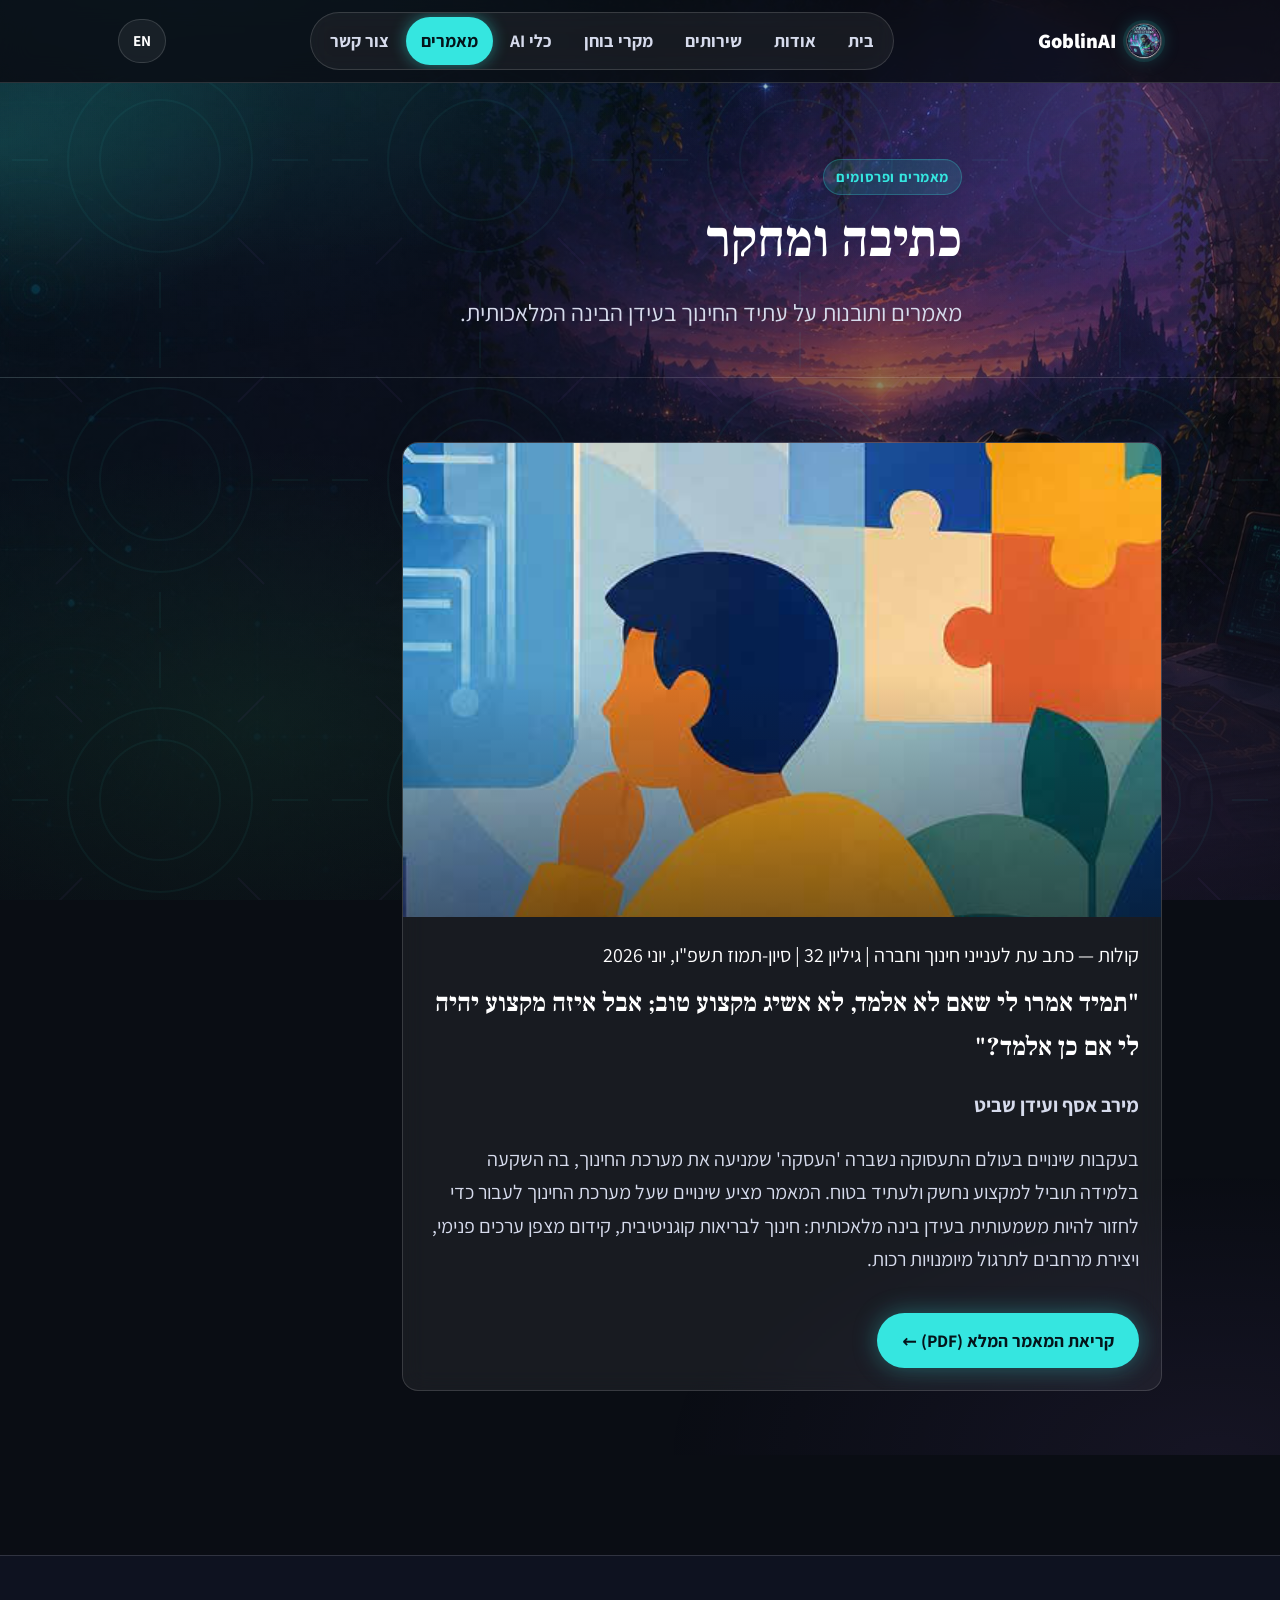
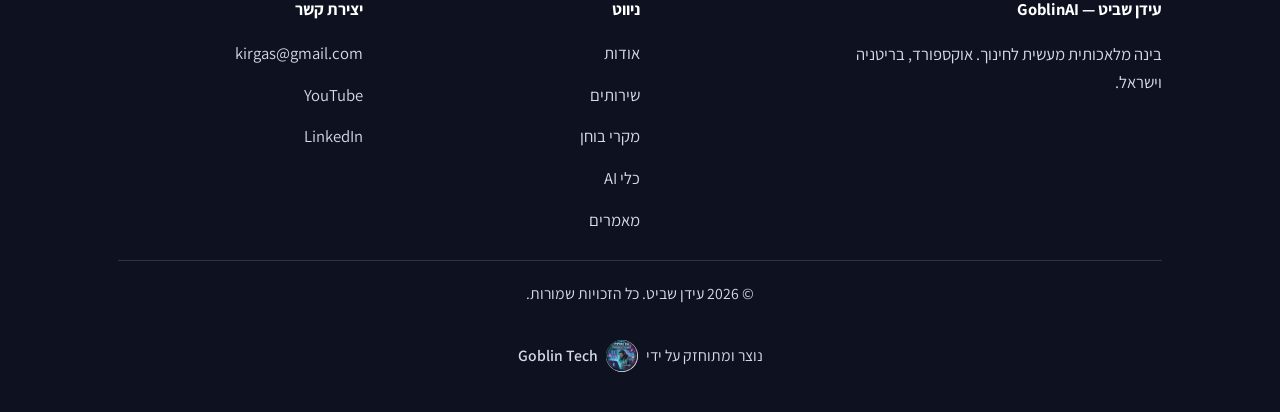
<file: articles.html>
<!DOCTYPE html>
<html lang="he" dir="rtl">
<head>
  <meta charset="UTF-8" />
  <meta name="viewport" content="width=device-width, initial-scale=1.0" />
  <title>מאמרים — עידן שביט | GoblinAI</title>
  <meta name="description" content="מאמרים ותובנות על עתיד החינוך בעידן הבינה המלאכותית, מאת עידן שביט." />
  <meta property="og:title" content="מאמרים — עידן שביט | GoblinAI" />
  <meta property="og:description" content="מאמרים ותובנות על עתיד החינוך בעידן הבינה המלאכותית, מאת עידן שביט." />
  <meta property="og:image" content="https://coldgoblin.github.io/goblinai/assets/photos/30-hero-articles.jpg" />
  <meta property="og:type" content="website" />
  <link rel="icon" type="image/png" href="assets/photos/10-goblin-productions-logo.jpg" />
  <link rel="preconnect" href="https://fonts.googleapis.com">
  <link href="https://fonts.googleapis.com/css2?family=Assistant:wght@400;600;700;800&family=Frank+Ruhl+Libre:wght@600;700&display=swap" rel="stylesheet">
  <link rel="stylesheet" href="css/style.css" />
</head>
<body style="--page-bg:url('../assets/photos/30-hero-articles.jpg');">
  <a class="skip-link" href="#main">דילוג לתוכן</a>
  <header>
    <div class="nav-wrap">
      <a class="brand" href="index.html"><span class="mark"><img src="assets/photos/10-goblin-productions-logo.jpg" alt="GoblinAI"></span> GoblinAI</a>
      <button class="nav-toggle" aria-label="פתח ניווט">&#9776;</button>
      <ul class="tabs">
        <li><a href="index.html">בית</a></li>
        <li><a href="about.html">אודות</a></li>
        <li><a href="services.html">שירותים</a></li>
        <li><a href="case-studies.html">מקרי בוחן</a></li>
        <li><a href="tools.html">כלי AI</a></li>
        <li><a href="articles.html" class="active">מאמרים</a></li>
        <li><a href="contact.html">צור קשר</a></li>
      </ul>
      <div class="nav-side">
        <a class="lang-switch" href="en/articles.html">EN</a>
      </div>
    </div>
  </header>

  <main id="main">
    <section class="hero" style="padding-bottom:20px;">
      <div class="container" style="max-width:70ch;">
        <span class="eyebrow">מאמרים ופרסומים</span>
        <h1>כתיבה ומחקר</h1>
        <p class="lead">מאמרים ותובנות על עתיד החינוך בעידן הבינה המלאכותית.</p>
      </div>
    </section>

    <section>
      <div class="container">
        <div class="case-card" style="max-width:760px;">
          <div class="case-photo"><img loading="lazy" src="assets/case-studies/24-article-cover.png" alt="איור המאמר — קולות" /></div>
          <div class="case-body">
            <span class="tag" style="margin-bottom:10px; display:inline-block;">קולות — כתב עת לענייני חינוך וחברה | גיליון 32 | סיון-תמוז תשפ"ו, יוני 2026</span>
            <h3 style="font-family:var(--serif); font-size:1.4rem;">"תמיד אמרו לי שאם לא אלמד, לא אשיג מקצוע טוב; אבל איזה מקצוע יהיה לי אם כן אלמד?"</h3>
            <p style="margin-bottom:6px; font-weight:700;">מירב אסף ועידן שביט</p>
            <p>בעקבות שינויים בעולם התעסוקה נשברה 'העסקה' שמניעה את מערכת החינוך, בה השקעה בלמידה תוביל למקצוע נחשק ולעתיד בטוח. המאמר מציע שינויים שעל מערכת החינוך לעבור כדי לחזור להיות משמעותית בעידן בינה מלאכותית: חינוך לבריאות קוגניטיבית, קידום מצפן ערכים פנימי, ויצירת מרחבים לתרגול מיומנויות רכות.</p>
            <a class="btn btn-primary" href="assets/docs/kolot-2026-assaf-shavit.pdf" target="_blank" style="margin-top:16px;">קריאת המאמר המלא (PDF) &larr;</a>
          </div>
        </div>
      </div>
    </section>
  </main>

  <footer>
    <div class="container">
      <div class="footer-grid">
        <div>
          <h5>עידן שביט — GoblinAI</h5>
          <p style="color:var(--muted); font-size:0.9rem; max-width:40ch;">בינה מלאכותית מעשית לחינוך. אוקספורד, בריטניה וישראל.</p>
        </div>
        <div>
          <h5>ניווט</h5>
          <ul>
            <li><a href="about.html">אודות</a></li>
            <li><a href="services.html">שירותים</a></li>
            <li><a href="case-studies.html">מקרי בוחן</a></li>
            <li><a href="tools.html">כלי AI</a></li>
            <li><a href="articles.html">מאמרים</a></li>
          </ul>
        </div>
        <div>
          <h5>יצירת קשר</h5>
          <ul>
            <li><a href="mailto:kirgas@gmail.com">kirgas@gmail.com</a></li>
            <li><a href="https://www.youtube.com/@idanshavit3679" target="_blank" rel="noopener">YouTube</a></li>
            <li><a href="https://www.linkedin.com/in/idan-shavit-ai-for-all/" target="_blank" rel="noopener">LinkedIn</a></li>
          </ul>
        </div>
      </div>
      <div class="footer-bottom">&copy; 2026 עידן שביט. כל הזכויות שמורות.</div>
      <div class="goblin-tech-credit" dir="rtl"><span>נוצר ומתוחזק על ידי</span><img src="assets/logos/goblin-logo-640.jpg" alt="" width="32" height="32" loading="lazy"><bdi dir="ltr">Goblin Tech</bdi></div>
    </div>
  </footer>

  <script src="js/main.js"></script>
</body>
</html>
</file>
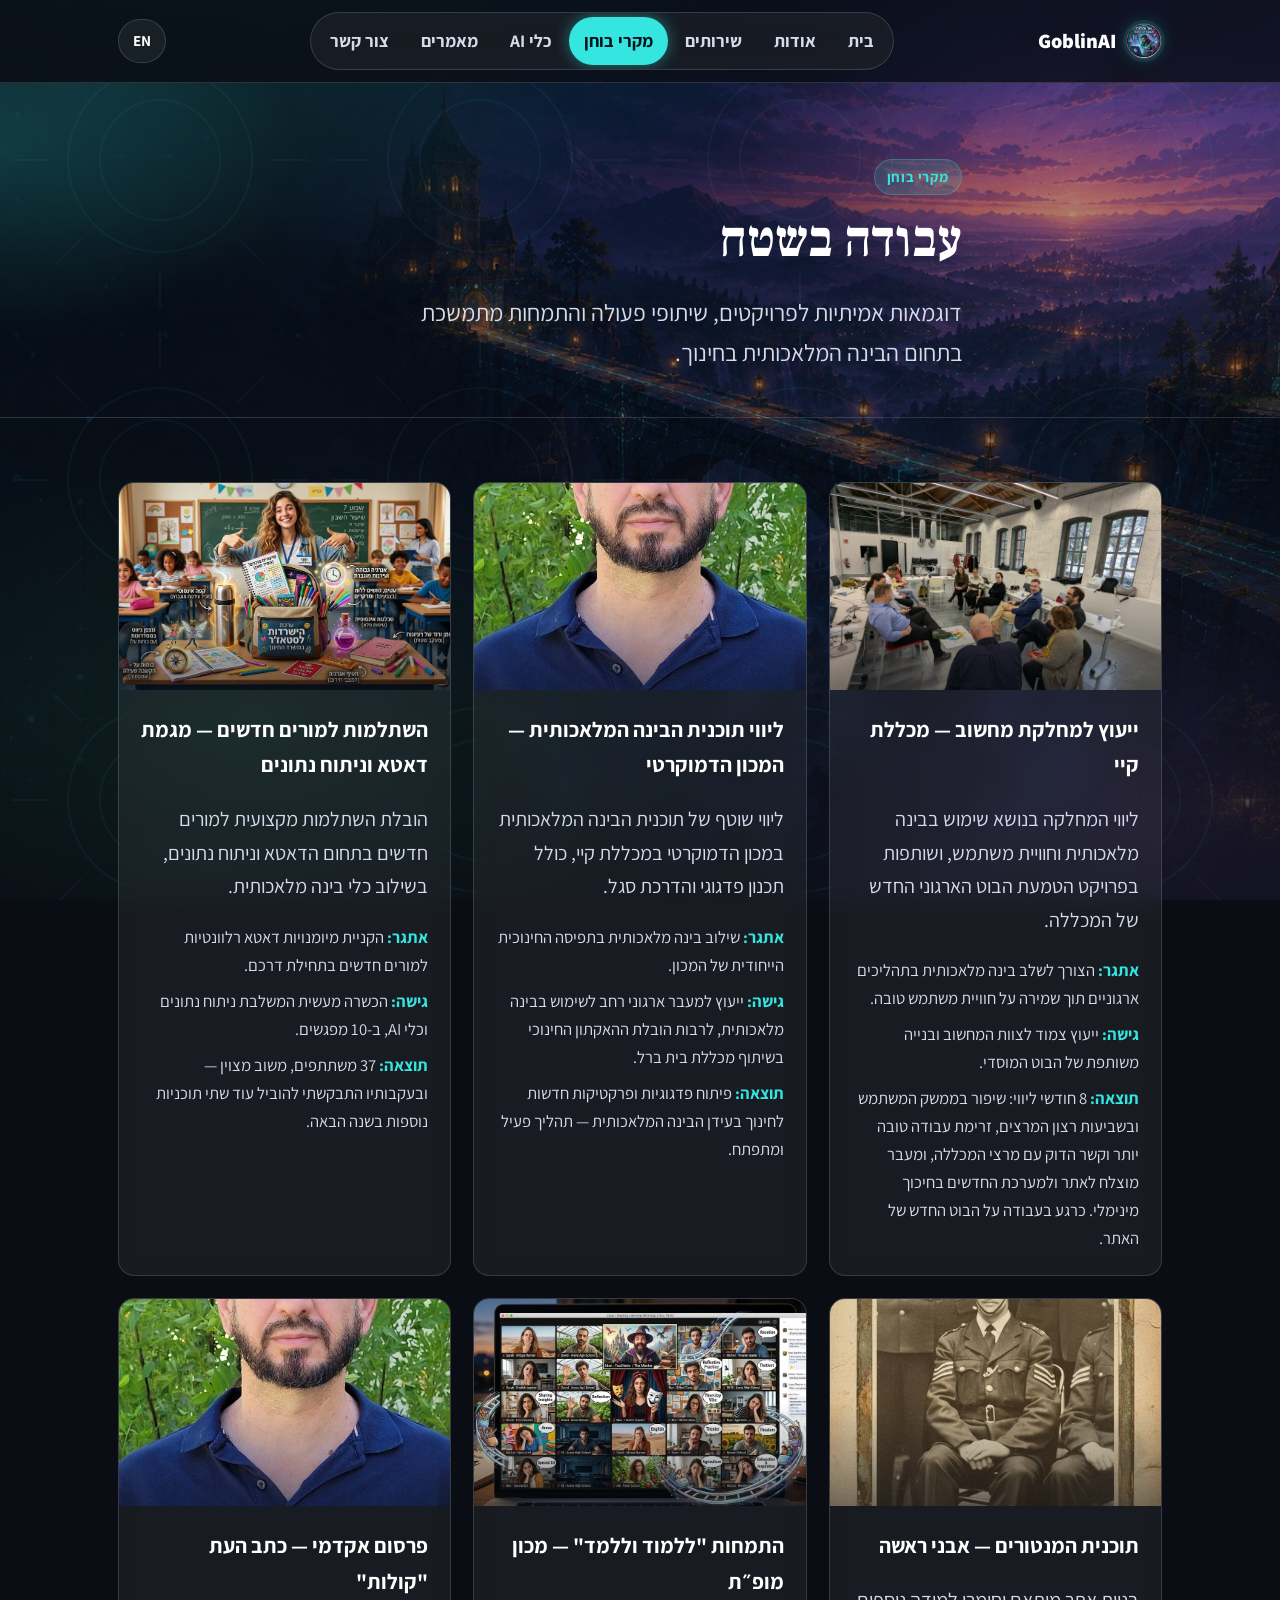
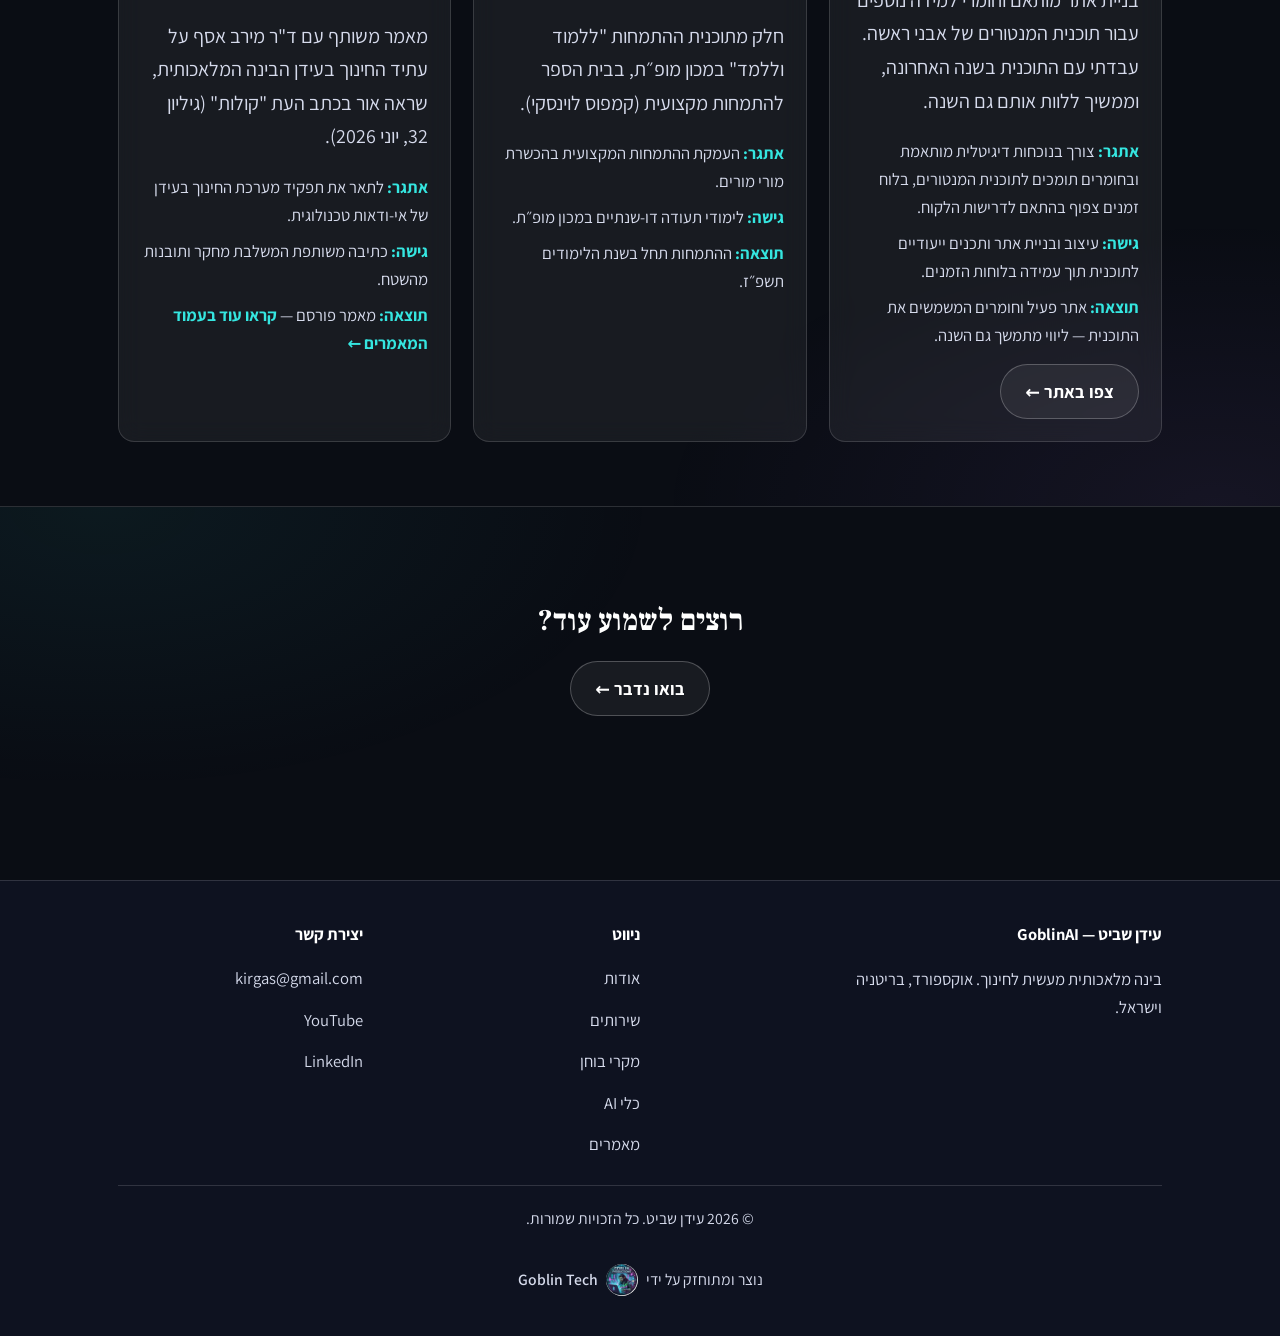
<file: case-studies.html>
<!DOCTYPE html>
<html lang="he" dir="rtl">
<head>
  <meta charset="UTF-8" />
  <meta name="viewport" content="width=device-width, initial-scale=1.0" />
  <title>מקרי בוחן — עידן שביט | GoblinAI</title>
  <meta name="description" content="מקרי בוחן אמיתיים: פרויקטים ושיתופי פעולה בתחום הבינה המלאכותית בחינוך, ממכללת קיי ועד המכון הדמוקרטי." />
  <meta property="og:title" content="מקרי בוחן — עידן שביט | GoblinAI" />
  <meta property="og:description" content="מקרי בוחן אמיתיים: פרויקטים ושיתופי פעולה בתחום הבינה המלאכותית בחינוך, ממכללת קיי ועד המכון הדמוקרטי." />
  <meta property="og:image" content="https://coldgoblin.github.io/goblinai/assets/photos/28-hero-case-studies.jpg" />
  <meta property="og:type" content="website" />
  <link rel="icon" type="image/png" href="assets/photos/10-goblin-productions-logo.jpg" />
  <link rel="preconnect" href="https://fonts.googleapis.com">
  <link href="https://fonts.googleapis.com/css2?family=Assistant:wght@400;600;700;800&family=Frank+Ruhl+Libre:wght@600;700&display=swap" rel="stylesheet">
  <link rel="stylesheet" href="css/style.css" />
</head>
<body style="--page-bg:url('../assets/photos/28-hero-case-studies.jpg');">
  <a class="skip-link" href="#main">דילוג לתוכן</a>
  <header>
    <div class="nav-wrap">
      <a class="brand" href="index.html"><span class="mark"><img src="assets/photos/10-goblin-productions-logo.jpg" alt="GoblinAI"></span> GoblinAI</a>
      <button class="nav-toggle" aria-label="פתח ניווט">&#9776;</button>
      <ul class="tabs">
        <li><a href="index.html">בית</a></li>
        <li><a href="about.html">אודות</a></li>
        <li><a href="services.html">שירותים</a></li>
        <li><a href="case-studies.html" class="active">מקרי בוחן</a></li>
        <li><a href="tools.html">כלי AI</a></li>
        <li><a href="articles.html">מאמרים</a></li>
        <li><a href="contact.html">צור קשר</a></li>
      </ul>
      <div class="nav-side">
        <a class="lang-switch" href="en/case-studies.html">EN</a>
      </div>
    </div>
  </header>

  <main id="main">
    <section class="hero" style="padding-bottom:20px;">
      <div class="container" style="max-width:70ch;">
        <span class="eyebrow">מקרי בוחן</span>
        <h1>עבודה בשטח</h1>
        <p class="lead">דוגמאות אמיתיות לפרויקטים, שיתופי פעולה והתמחות מתמשכת בתחום הבינה המלאכותית בחינוך.</p>
      </div>
    </section>

    <section>
      <div class="container">
        <div class="grid">
          <div class="case-card">
            <div class="case-photo"><img loading="lazy" src="assets/case-studies/12b-volcanic-upf-groupdiscussion.jpg" alt="ייעוץ למכללת קיי" /></div>
            <div class="case-body">
              <h3>ייעוץ למחלקת מחשוב — מכללת קיי</h3>
              <p>ליווי המחלקה בנושא שימוש בבינה מלאכותית וחוויית משתמש, ושותפות בפרויקט הטמעת הבוט הארגוני החדש של המכללה.</p>
              <div class="case-steps">
                <div><span>אתגר: </span>הצורך לשלב בינה מלאכותית בתהליכים ארגוניים תוך שמירה על חוויית משתמש טובה.</div>
                <div><span>גישה: </span>ייעוץ צמוד לצוות המחשוב ובנייה משותפת של הבוט המוסדי.</div>
                <div><span>תוצאה: </span>8 חודשי ליווי: שיפור בממשק המשתמש ובשביעות רצון המרצים, זרימת עבודה טובה יותר וקשר הדוק עם מרצי המכללה, ומעבר מוצלח לאתר ולמערכת החדשים בחיכוך מינימלי. כרגע בעבודה על הבוט החדש של האתר.</div>
              </div>
            </div>
          </div>

          <div class="case-card">
            <div class="case-photo"><img loading="lazy" src="assets/photos/idan-shavit-portrait.jpg" alt="המכון הדמוקרטי" /></div>
            <div class="case-body">
              <h3>ליווי תוכנית הבינה המלאכותית — המכון הדמוקרטי</h3>
              <p>ליווי שוטף של תוכנית הבינה המלאכותית במכון הדמוקרטי במכללת קיי, כולל תכנון פדגוגי והדרכת סגל.</p>
              <div class="case-steps">
                <div><span>אתגר: </span>שילוב בינה מלאכותית בתפיסה החינוכית הייחודית של המכון.</div>
                <div><span>גישה: </span>ייעוץ למעבר ארגוני רחב לשימוש בבינה מלאכותית, לרבות הובלת ההאקתון החינוכי בשיתוף מכללת בית ברל.</div>
                <div><span>תוצאה: </span>פיתוח פדגוגיות ופרקטיקות חדשות לחינוך בעידן הבינה המלאכותית — תהליך פעיל ומתפתח.</div>
              </div>
            </div>
          </div>

          <div class="case-card">
            <div class="case-photo"><img loading="lazy" src="assets/case-studies/20-new-teacher-survival-kit.jpeg" alt="השתלמות מורים חדשים" /></div>
            <div class="case-body">
              <h3>השתלמות למורים חדשים — מגמת דאטא וניתוח נתונים</h3>
              <p>הובלת השתלמות מקצועית למורים חדשים בתחום הדאטא וניתוח נתונים, בשילוב כלי בינה מלאכותית.</p>
              <div class="case-steps">
                <div><span>אתגר: </span>הקניית מיומנויות דאטא רלוונטיות למורים חדשים בתחילת דרכם.</div>
                <div><span>גישה: </span>הכשרה מעשית המשלבת ניתוח נתונים וכלי AI, ב-10 מפגשים.</div>
                <div><span>תוצאה: </span>37 משתתפים, משוב מצוין — ובעקבותיו התבקשתי להוביל עוד שתי תוכניות נוספות בשנה הבאה.</div>
              </div>
            </div>
          </div>

          <div class="case-card">
            <div class="case-photo"><img loading="lazy" src="assets/case-studies/annes-family-diary.png" alt="תוכנית המנטורים אבני ראשה" /></div>
            <div class="case-body">
              <h3>תוכנית המנטורים — אבני ראשה</h3>
              <p>בניית אתר מותאם וחומרי למידה נוספים עבור תוכנית המנטורים של אבני ראשה. עבדתי עם התוכנית בשנה האחרונה, וממשיך ללוות אותם גם השנה.</p>
              <div class="case-steps">
                <div><span>אתגר: </span>צורך בנוכחות דיגיטלית מותאמת ובחומרים תומכים לתוכנית המנטורים, בלוח זמנים צפוף בהתאם לדרישות הלקוח.</div>
                <div><span>גישה: </span>עיצוב ובניית אתר ותכנים ייעודיים לתוכנית תוך עמידה בלוחות הזמנים.</div>
                <div><span>תוצאה: </span>אתר פעיל וחומרים המשמשים את התוכנית — ליווי מתמשך גם השנה.</div>
              </div>
              <a class="btn btn-secondary" style="margin-top:14px;" href="https://coldgoblin.github.io/aveny-rosha/" target="_blank" rel="noopener">צפו באתר &larr;</a>
            </div>
          </div>

          <div class="case-card">
            <div class="case-photo"><img loading="lazy" src="assets/case-studies/19-teaching-internship-workshop-mentor.jpeg" alt="התמחות במכון מופת" /></div>
            <div class="case-body">
              <h3>התמחות "ללמוד וללמד" — מכון מופ״ת</h3>
              <p>חלק מתוכנית ההתמחות "ללמוד וללמד" במכון מופ״ת, בבית הספר להתמחות מקצועית (קמפוס לוינסקי).</p>
              <div class="case-steps">
                <div><span>אתגר: </span>העמקת ההתמחות המקצועית בהכשרת מורי מורים.</div>
                <div><span>גישה: </span>לימודי תעודה דו-שנתיים במכון מופ״ת.</div>
                <div><span>תוצאה: </span>ההתמחות תחל בשנת הלימודים תשפ״ז.</div>
              </div>
            </div>
          </div>

          <div class="case-card">
            <div class="case-photo"><img loading="lazy" src="assets/photos/idan-shavit-portrait.jpg" alt="מאמר קולות" /></div>
            <div class="case-body">
              <h3>פרסום אקדמי — כתב העת "קולות"</h3>
              <p>מאמר משותף עם ד"ר מירב אסף על עתיד החינוך בעידן הבינה המלאכותית, שראה אור בכתב העת "קולות" (גיליון 32, יוני 2026).</p>
              <div class="case-steps">
                <div><span>אתגר: </span>לתאר את תפקיד מערכת החינוך בעידן של אי-ודאות טכנולוגית.</div>
                <div><span>גישה: </span>כתיבה משותפת המשלבת מחקר ותובנות מהשטח.</div>
                <div><span>תוצאה: </span>מאמר פורסם — <a href="articles.html" style="color:var(--accent); font-weight:700;">קראו עוד בעמוד המאמרים &larr;</a></div>
              </div>
            </div>
          </div>
        </div>
      </div>
    </section>
    <section>
      <div class="container" style="text-align:center;">
        <h2 style="font-family:var(--serif); margin-bottom:14px;">רוצים לשמוע עוד?</h2>
        <a class="btn btn-secondary" href="contact.html">בואו נדבר &larr;</a>
      </div>
    </section>
  </main>

  <footer>
    <div class="container">
      <div class="footer-grid">
        <div>
          <h5>עידן שביט — GoblinAI</h5>
          <p style="color:var(--muted); font-size:0.9rem; max-width:40ch;">בינה מלאכותית מעשית לחינוך. אוקספורד, בריטניה וישראל.</p>
        </div>
        <div>
          <h5>ניווט</h5>
          <ul>
            <li><a href="about.html">אודות</a></li>
            <li><a href="services.html">שירותים</a></li>
            <li><a href="case-studies.html">מקרי בוחן</a></li>
            <li><a href="tools.html">כלי AI</a></li>
            <li><a href="articles.html">מאמרים</a></li>
          </ul>
        </div>
        <div>
          <h5>יצירת קשר</h5>
          <ul>
            <li><a href="mailto:kirgas@gmail.com">kirgas@gmail.com</a></li>
            <li><a href="https://www.youtube.com/@idanshavit3679" target="_blank" rel="noopener">YouTube</a></li>
            <li><a href="https://www.linkedin.com/in/idan-shavit-ai-for-all/" target="_blank" rel="noopener">LinkedIn</a></li>
          </ul>
        </div>
      </div>
      <div class="footer-bottom">&copy; 2026 עידן שביט. כל הזכויות שמורות.</div>
      <div class="goblin-tech-credit" dir="rtl"><span>נוצר ומתוחזק על ידי</span><img src="assets/logos/goblin-logo-640.jpg" alt="" width="32" height="32" loading="lazy"><bdi dir="ltr">Goblin Tech</bdi></div>
    </div>
  </footer>

  <script src="js/main.js"></script>
</body>
</html>
</file>
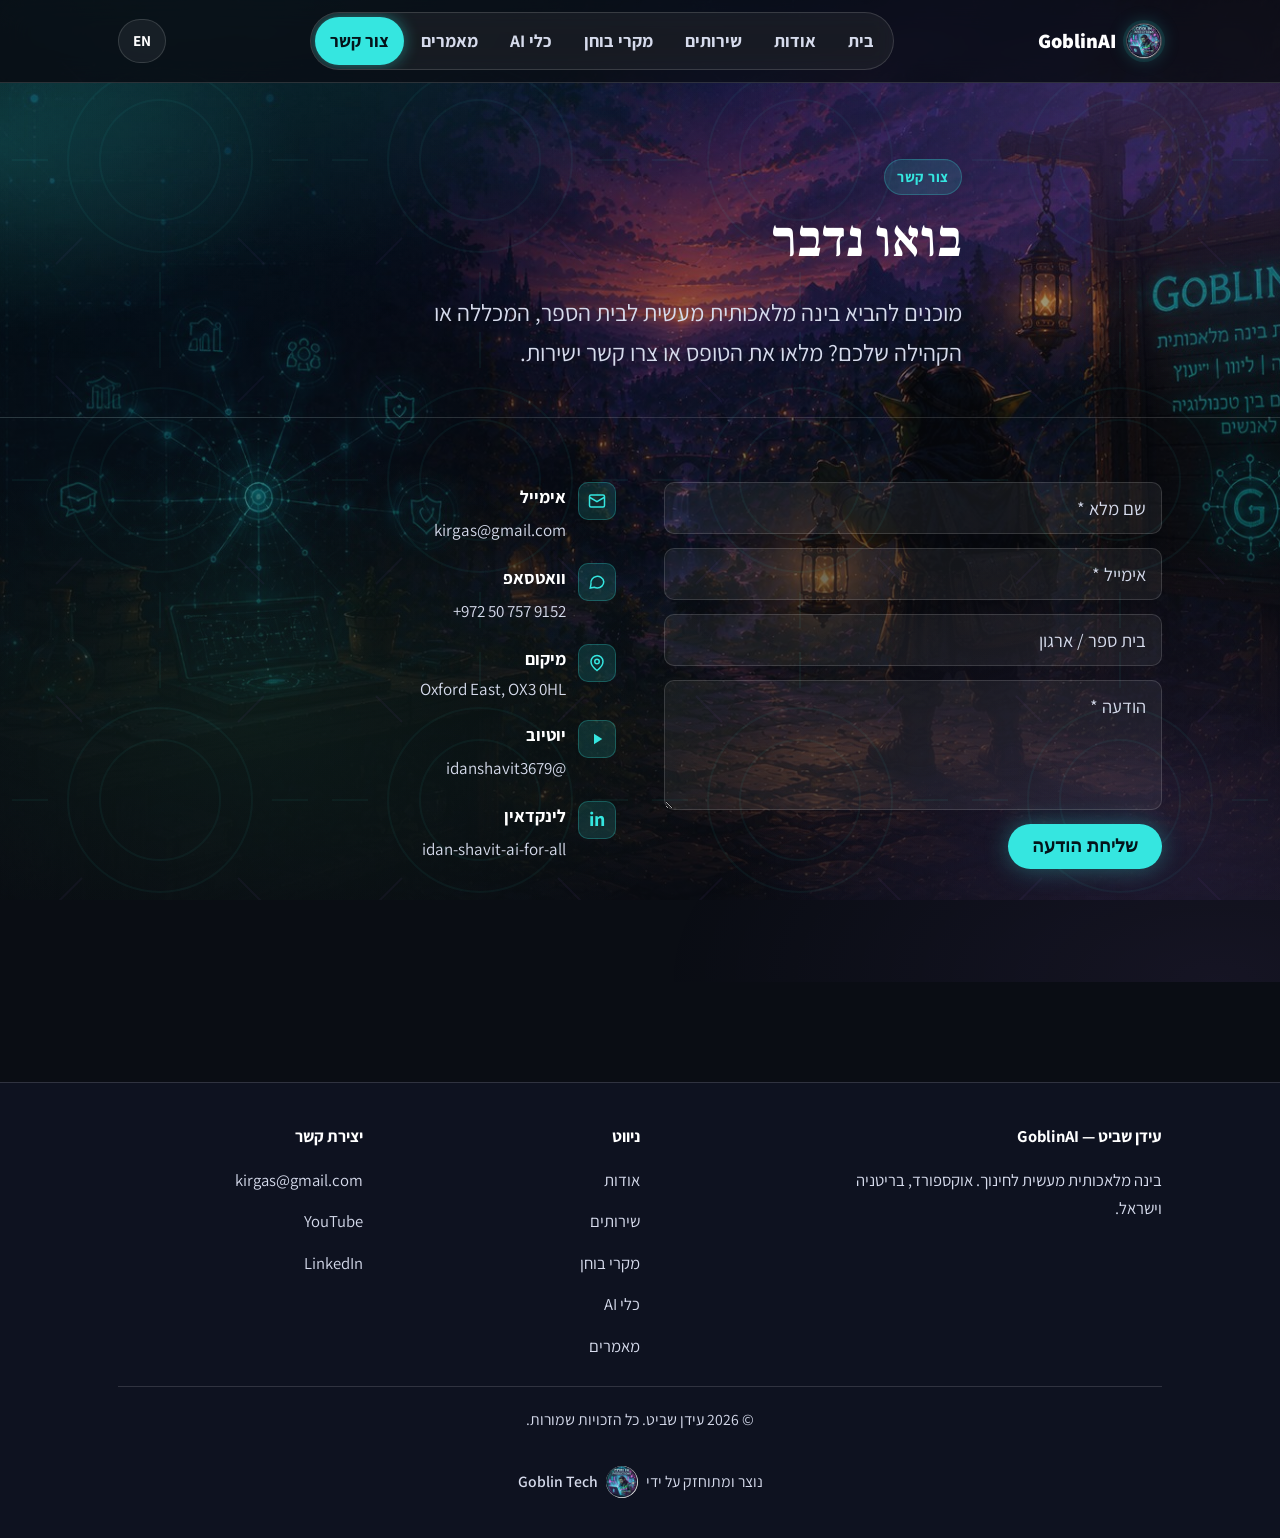
<file: contact.html>
<!DOCTYPE html>
<html lang="he" dir="rtl">
<head>
  <meta charset="UTF-8" />
  <meta name="viewport" content="width=device-width, initial-scale=1.0" />
  <title>צור קשר — עידן שביט | GoblinAI</title>
  <meta name="description" content="צרו קשר עם עידן שביט (GoblinAI) לגבי הכשרות בינה מלאכותית, ייעוץ וסדנאות לבית הספר או הארגון שלכם." />
  <meta property="og:title" content="צור קשר — עידן שביט | GoblinAI" />
  <meta property="og:description" content="צרו קשר עם עידן שביט (GoblinAI) לגבי הכשרות בינה מלאכותית, ייעוץ וסדנאות לבית הספר או הארגון שלכם." />
  <meta property="og:image" content="https://coldgoblin.github.io/goblinai/assets/photos/31-hero-contact.jpg" />
  <meta property="og:type" content="website" />
  <link rel="icon" type="image/png" href="assets/photos/10-goblin-productions-logo.jpg" />
  <link rel="preconnect" href="https://fonts.googleapis.com">
  <link href="https://fonts.googleapis.com/css2?family=Assistant:wght@400;600;700;800&family=Frank+Ruhl+Libre:wght@600;700&display=swap" rel="stylesheet">
  <link rel="stylesheet" href="css/style.css" />
</head>
<body style="--page-bg:url('../assets/photos/31-hero-contact.jpg');">
  <a class="skip-link" href="#main">דילוג לתוכן</a>
  <header>
    <div class="nav-wrap">
      <a class="brand" href="index.html"><span class="mark"><img src="assets/photos/10-goblin-productions-logo.jpg" alt="GoblinAI"></span> GoblinAI</a>
      <button class="nav-toggle" aria-label="פתח ניווט">&#9776;</button>
      <ul class="tabs">
        <li><a href="index.html">בית</a></li>
        <li><a href="about.html">אודות</a></li>
        <li><a href="services.html">שירותים</a></li>
        <li><a href="case-studies.html">מקרי בוחן</a></li>
        <li><a href="tools.html">כלי AI</a></li>
        <li><a href="articles.html">מאמרים</a></li>
        <li><a href="contact.html" class="active">צור קשר</a></li>
      </ul>
      <div class="nav-side">
        <a class="lang-switch" href="en/contact.html">EN</a>
      </div>
    </div>
  </header>

  <main id="main">
    <section class="hero" style="padding-bottom:20px;">
      <div class="container" style="max-width:70ch;">
        <span class="eyebrow">צור קשר</span>
        <h1>בואו נדבר</h1>
        <p class="lead">מוכנים להביא בינה מלאכותית מעשית לבית הספר, המכללה או הקהילה שלכם? מלאו את הטופס או צרו קשר ישירות.</p>
      </div>
    </section>

    <section>
      <div class="container contact-grid">
        <form id="contact-form">
          <input type="hidden" name="access_key" value="bd1309b8-9647-427c-8c9f-c7c0447d1ffd" />
          <input type="hidden" name="subject" value="פנייה חדשה מהאתר — GoblinAI" />
          <input type="checkbox" name="botcheck" style="display:none;" tabindex="-1" autocomplete="off" />
          <label class="sr-only" for="cf-name">שם מלא</label>
          <input id="cf-name" type="text" name="name" placeholder="שם מלא *" required />
          <label class="sr-only" for="cf-email">אימייל</label>
          <input id="cf-email" type="email" name="email" placeholder="אימייל *" required />
          <label class="sr-only" for="cf-org">בית ספר / ארגון</label>
          <input id="cf-org" type="text" name="org" placeholder="בית ספר / ארגון" />
          <label class="sr-only" for="cf-message">הודעה</label>
          <textarea id="cf-message" name="message" placeholder="הודעה *" required></textarea>
          <button type="submit" class="btn btn-primary submit">שליחת הודעה</button>
          <p id="form-status" class="lead" style="font-size:0.95rem;"></p>
        </form>

        <div class="contact-info">
          <div class="item">
            <div class="icon"><svg width="18" height="18" viewBox="0 0 24 24" fill="none" stroke="currentColor" stroke-width="2" aria-hidden="true"><rect x="2" y="4" width="20" height="16" rx="2"/><path d="m2 7 10 6 10-6"/></svg></div>
            <div>
              <h4>אימייל</h4>
              <a href="mailto:kirgas@gmail.com">kirgas@gmail.com</a>
            </div>
          </div>
          <div class="item">
            <div class="icon"><svg width="18" height="18" viewBox="0 0 24 24" fill="none" stroke="currentColor" stroke-width="2" aria-hidden="true"><path d="M21 11.5a8.5 8.5 0 0 1-8.5 8.5c-1.5 0-3-.4-4.2-1L3 20l1-5.3A8.5 8.5 0 1 1 21 11.5z"/></svg></div>
            <div>
              <h4>וואטסאפ</h4>
              <a href="https://wa.me/972507579152" target="_blank" rel="noopener" dir="ltr" style="unicode-bidi:isolate;">+972 50 757 9152</a>
            </div>
          </div>
          <div class="item">
            <div class="icon"><svg width="18" height="18" viewBox="0 0 24 24" fill="none" stroke="currentColor" stroke-width="2" aria-hidden="true"><path d="M20 10c0 6-8 12-8 12s-8-6-8-12a8 8 0 0 1 16 0z"/><circle cx="12" cy="10" r="3"/></svg></div>
            <div>
              <h4>מיקום</h4>
              <p>Oxford East, OX3 0HL</p>
            </div>
          </div>
          <div class="item">
            <div class="icon"><svg width="18" height="18" viewBox="0 0 24 24" fill="currentColor" aria-hidden="true"><path d="M8 5v14l11-7z"/></svg></div>
            <div>
              <h4>יוטיוב</h4>
              <a href="https://www.youtube.com/@idanshavit3679" target="_blank" rel="noopener">@idanshavit3679</a>
            </div>
          </div>
          <div class="item">
            <div class="icon">in</div>
            <div>
              <h4>לינקדאין</h4>
              <a href="https://www.linkedin.com/in/idan-shavit-ai-for-all/" target="_blank" rel="noopener">idan-shavit-ai-for-all</a>
            </div>
          </div>
        </div>
      </div>
    </section>
  </main>

  <footer>
    <div class="container">
      <div class="footer-grid">
        <div>
          <h5>עידן שביט — GoblinAI</h5>
          <p style="color:var(--muted); font-size:0.9rem; max-width:40ch;">בינה מלאכותית מעשית לחינוך. אוקספורד, בריטניה וישראל.</p>
        </div>
        <div>
          <h5>ניווט</h5>
          <ul>
            <li><a href="about.html">אודות</a></li>
            <li><a href="services.html">שירותים</a></li>
            <li><a href="case-studies.html">מקרי בוחן</a></li>
            <li><a href="tools.html">כלי AI</a></li>
            <li><a href="articles.html">מאמרים</a></li>
          </ul>
        </div>
        <div>
          <h5>יצירת קשר</h5>
          <ul>
            <li><a href="mailto:kirgas@gmail.com">kirgas@gmail.com</a></li>
            <li><a href="https://www.youtube.com/@idanshavit3679" target="_blank" rel="noopener">YouTube</a></li>
            <li><a href="https://www.linkedin.com/in/idan-shavit-ai-for-all/" target="_blank" rel="noopener">LinkedIn</a></li>
          </ul>
        </div>
      </div>
      <div class="footer-bottom">&copy; 2026 עידן שביט. כל הזכויות שמורות.</div>
      <div class="goblin-tech-credit" dir="rtl"><span>נוצר ומתוחזק על ידי</span><img src="assets/logos/goblin-logo-640.jpg" alt="" width="32" height="32" loading="lazy"><bdi dir="ltr">Goblin Tech</bdi></div>
    </div>
  </footer>

  <script src="js/main.js"></script>
</body>
</html>
</file>
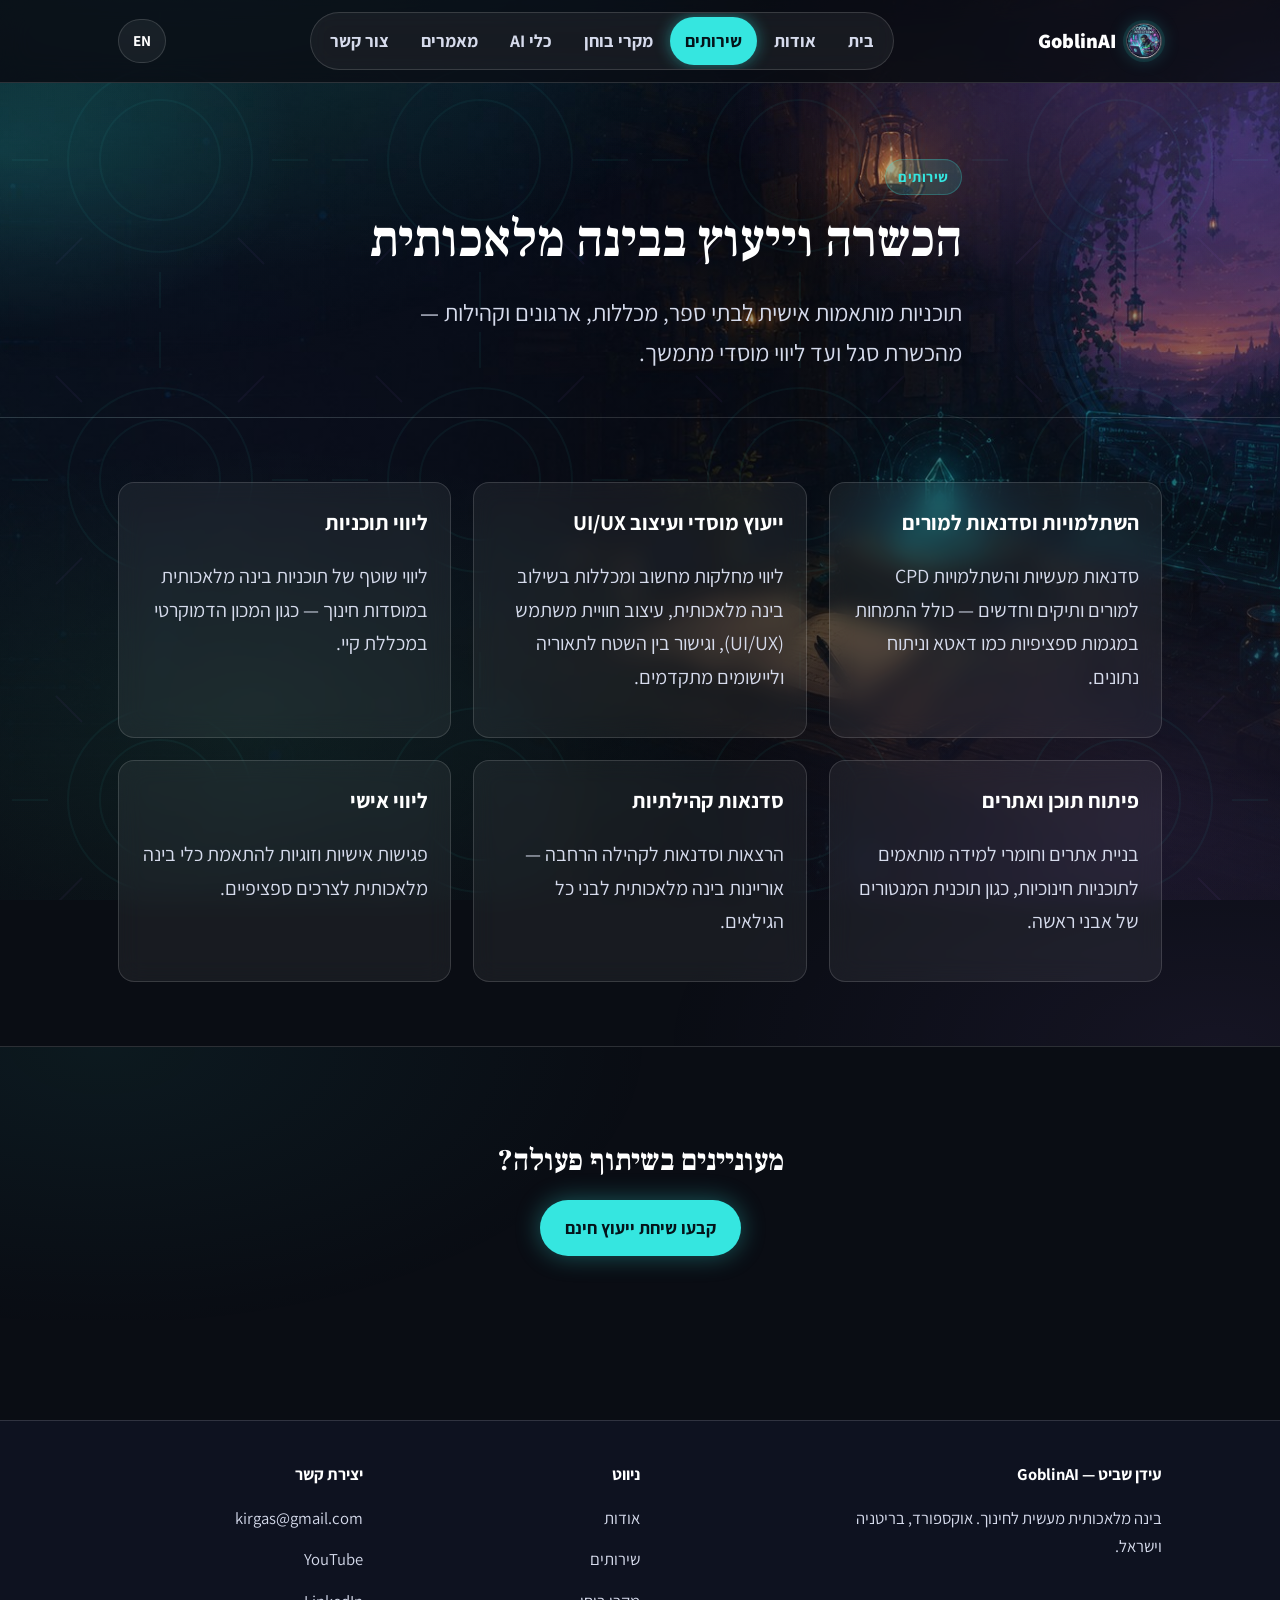
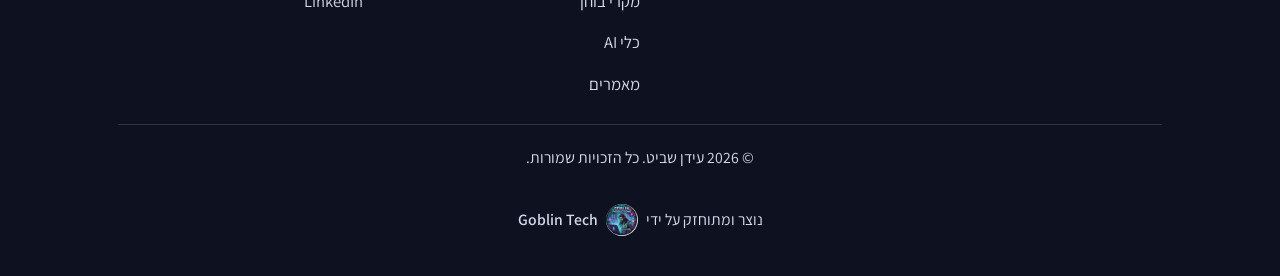
<file: services.html>
<!DOCTYPE html>
<html lang="he" dir="rtl">
<head>
  <meta charset="UTF-8" />
  <meta name="viewport" content="width=device-width, initial-scale=1.0" />
  <title>שירותים — עידן שביט | GoblinAI</title>
  <meta name="description" content="שירותי הכשרה וייעוץ בבינה מלאכותית: השתלמויות למורים, ייעוץ מוסדי, עיצוב UI/UX, וליווי תוכניות חינוכיות." />
  <meta property="og:title" content="שירותים — עידן שביט | GoblinAI" />
  <meta property="og:description" content="שירותי הכשרה וייעוץ בבינה מלאכותית: השתלמויות למורים, ייעוץ מוסדי, עיצוב UI/UX, וליווי תוכניות חינוכיות." />
  <meta property="og:image" content="https://coldgoblin.github.io/goblinai/assets/photos/27-hero-services.jpg" />
  <meta property="og:type" content="website" />
  <link rel="icon" type="image/png" href="assets/photos/10-goblin-productions-logo.jpg" />
  <link rel="preconnect" href="https://fonts.googleapis.com">
  <link href="https://fonts.googleapis.com/css2?family=Assistant:wght@400;600;700;800&family=Frank+Ruhl+Libre:wght@600;700&display=swap" rel="stylesheet">
  <link rel="stylesheet" href="css/style.css" />
</head>
<body style="--page-bg:url('../assets/photos/27-hero-services.jpg');">
  <a class="skip-link" href="#main">דילוג לתוכן</a>
  <header>
    <div class="nav-wrap">
      <a class="brand" href="index.html"><span class="mark"><img src="assets/photos/10-goblin-productions-logo.jpg" alt="GoblinAI"></span> GoblinAI</a>
      <button class="nav-toggle" aria-label="פתח ניווט">&#9776;</button>
      <ul class="tabs">
        <li><a href="index.html">בית</a></li>
        <li><a href="about.html">אודות</a></li>
        <li><a href="services.html" class="active">שירותים</a></li>
        <li><a href="case-studies.html">מקרי בוחן</a></li>
        <li><a href="tools.html">כלי AI</a></li>
        <li><a href="articles.html">מאמרים</a></li>
        <li><a href="contact.html">צור קשר</a></li>
      </ul>
      <div class="nav-side">
        <a class="lang-switch" href="en/services.html">EN</a>
      </div>
    </div>
  </header>

  <main id="main">
    <section class="hero" style="padding-bottom:20px;">
      <div class="container" style="max-width:70ch;">
        <span class="eyebrow">שירותים</span>
        <h1>הכשרה וייעוץ בבינה מלאכותית</h1>
        <p class="lead">תוכניות מותאמות אישית לבתי ספר, מכללות, ארגונים וקהילות — מהכשרת סגל ועד ליווי מוסדי מתמשך.</p>
      </div>
    </section>

    <section>
      <div class="container">
        <div class="grid">
          <div class="case-card">
            <div class="case-body">
              <h3>השתלמויות וסדנאות למורים</h3>
              <p>סדנאות מעשיות והשתלמויות CPD למורים ותיקים וחדשים — כולל התמחות במגמות ספציפיות כמו דאטא וניתוח נתונים.</p>
            </div>
          </div>
          <div class="case-card">
            <div class="case-body">
              <h3>ייעוץ מוסדי ועיצוב UI/UX</h3>
              <p>ליווי מחלקות מחשוב ומכללות בשילוב בינה מלאכותית, עיצוב חוויית משתמש (UI/UX), וגישור בין השטח לתאוריה וליישומים מתקדמים.</p>
            </div>
          </div>
          <div class="case-card">
            <div class="case-body">
              <h3>ליווי תוכניות</h3>
              <p>ליווי שוטף של תוכניות בינה מלאכותית במוסדות חינוך — כגון המכון הדמוקרטי במכללת קיי.</p>
            </div>
          </div>
          <div class="case-card">
            <div class="case-body">
              <h3>פיתוח תוכן ואתרים</h3>
              <p>בניית אתרים וחומרי למידה מותאמים לתוכניות חינוכיות, כגון תוכנית המנטורים של אבני ראשה.</p>
            </div>
          </div>
          <div class="case-card">
            <div class="case-body">
              <h3>סדנאות קהילתיות</h3>
              <p>הרצאות וסדנאות לקהילה הרחבה — אוריינות בינה מלאכותית לבני כל הגילאים.</p>
            </div>
          </div>
          <div class="case-card">
            <div class="case-body">
              <h3>ליווי אישי</h3>
              <p>פגישות אישיות וזוגיות להתאמת כלי בינה מלאכותית לצרכים ספציפיים.</p>
            </div>
          </div>
        </div>
      </div>
    </section>

    <section>
      <div class="container" style="text-align:center;">
        <h2 style="font-family:var(--serif); margin-bottom:14px;">מעוניינים בשיתוף פעולה?</h2>
        <a class="btn btn-primary" href="contact.html">קבעו שיחת ייעוץ חינם</a>
      </div>
    </section>
  </main>

  <footer>
    <div class="container">
      <div class="footer-grid">
        <div>
          <h5>עידן שביט — GoblinAI</h5>
          <p style="color:var(--muted); font-size:0.9rem; max-width:40ch;">בינה מלאכותית מעשית לחינוך. אוקספורד, בריטניה וישראל.</p>
        </div>
        <div>
          <h5>ניווט</h5>
          <ul>
            <li><a href="about.html">אודות</a></li>
            <li><a href="services.html">שירותים</a></li>
            <li><a href="case-studies.html">מקרי בוחן</a></li>
            <li><a href="tools.html">כלי AI</a></li>
            <li><a href="articles.html">מאמרים</a></li>
          </ul>
        </div>
        <div>
          <h5>יצירת קשר</h5>
          <ul>
            <li><a href="mailto:kirgas@gmail.com">kirgas@gmail.com</a></li>
            <li><a href="https://www.youtube.com/@idanshavit3679" target="_blank" rel="noopener">YouTube</a></li>
            <li><a href="https://www.linkedin.com/in/idan-shavit-ai-for-all/" target="_blank" rel="noopener">LinkedIn</a></li>
          </ul>
        </div>
      </div>
      <div class="footer-bottom">&copy; 2026 עידן שביט. כל הזכויות שמורות.</div>
      <div class="goblin-tech-credit" dir="rtl"><span>נוצר ומתוחזק על ידי</span><img src="assets/logos/goblin-logo-640.jpg" alt="" width="32" height="32" loading="lazy"><bdi dir="ltr">Goblin Tech</bdi></div>
    </div>
  </footer>

  <script src="js/main.js"></script>
</body>
</html>
</file>
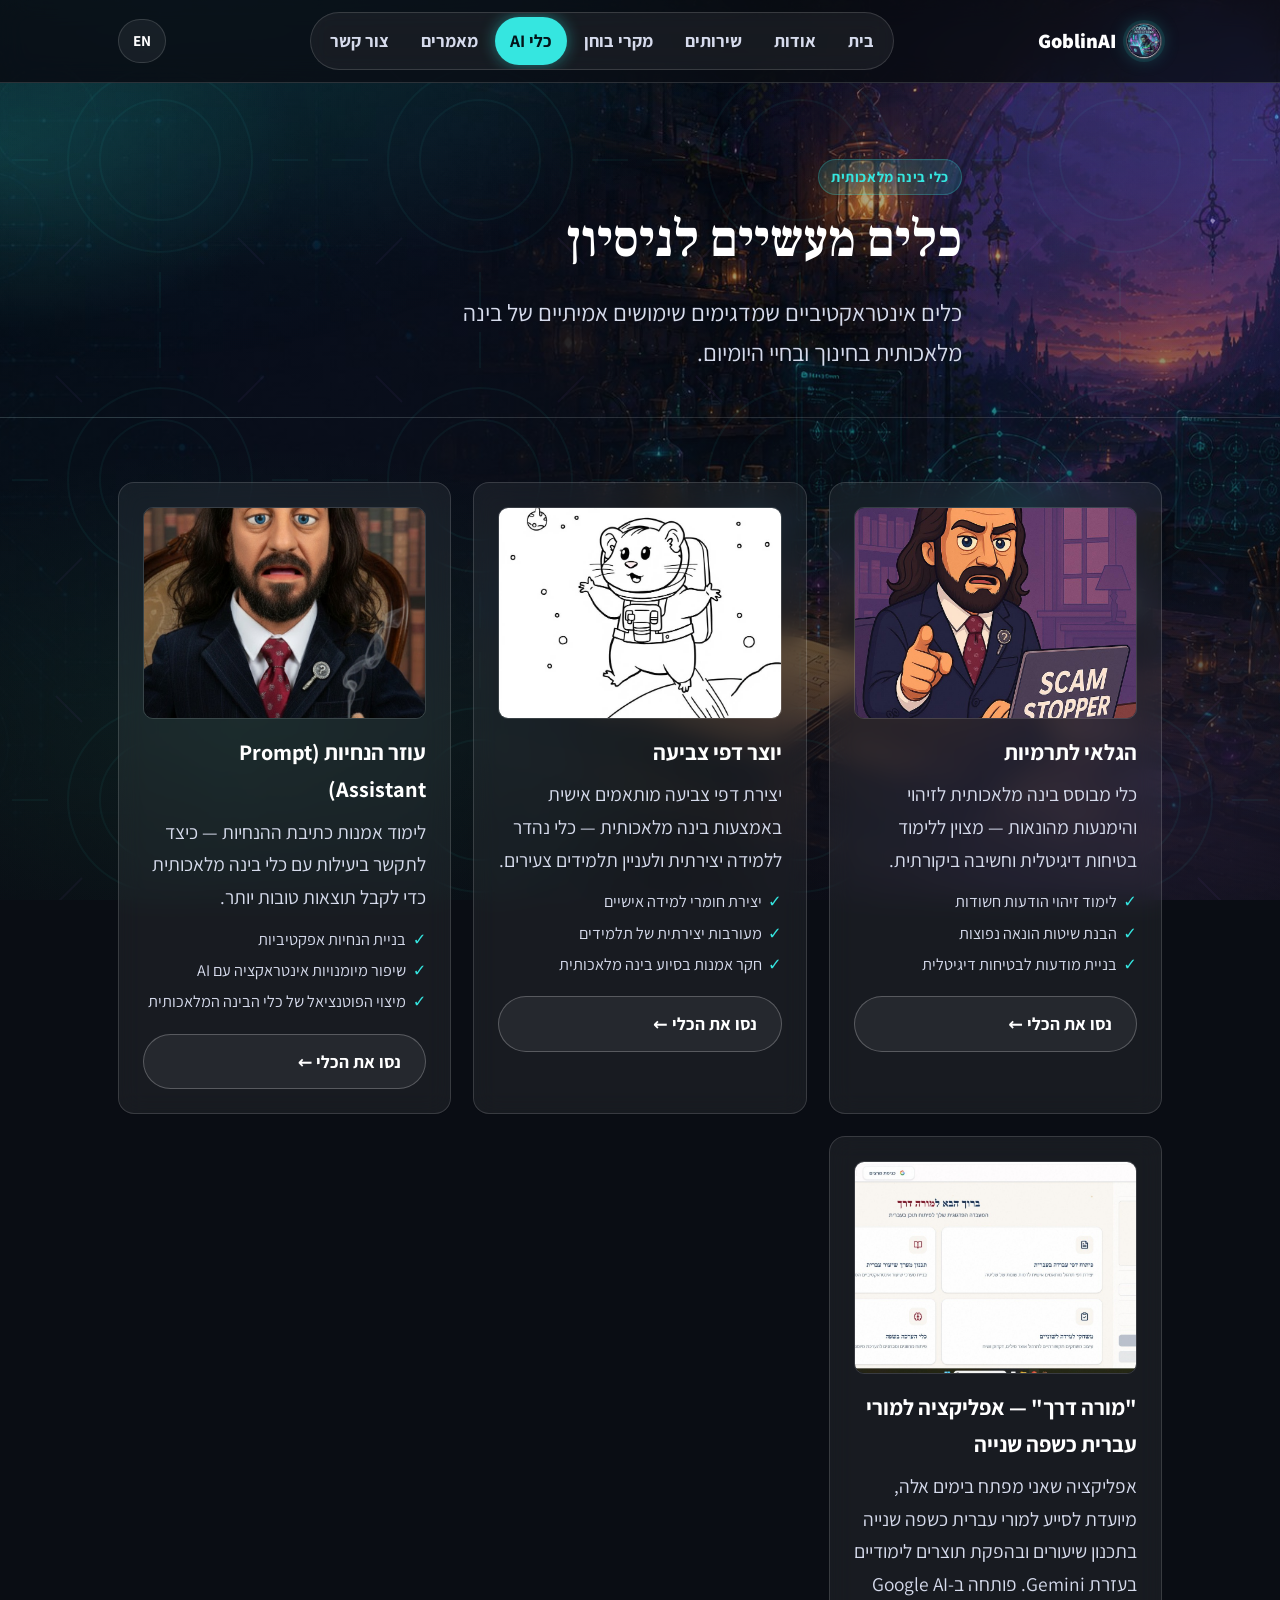
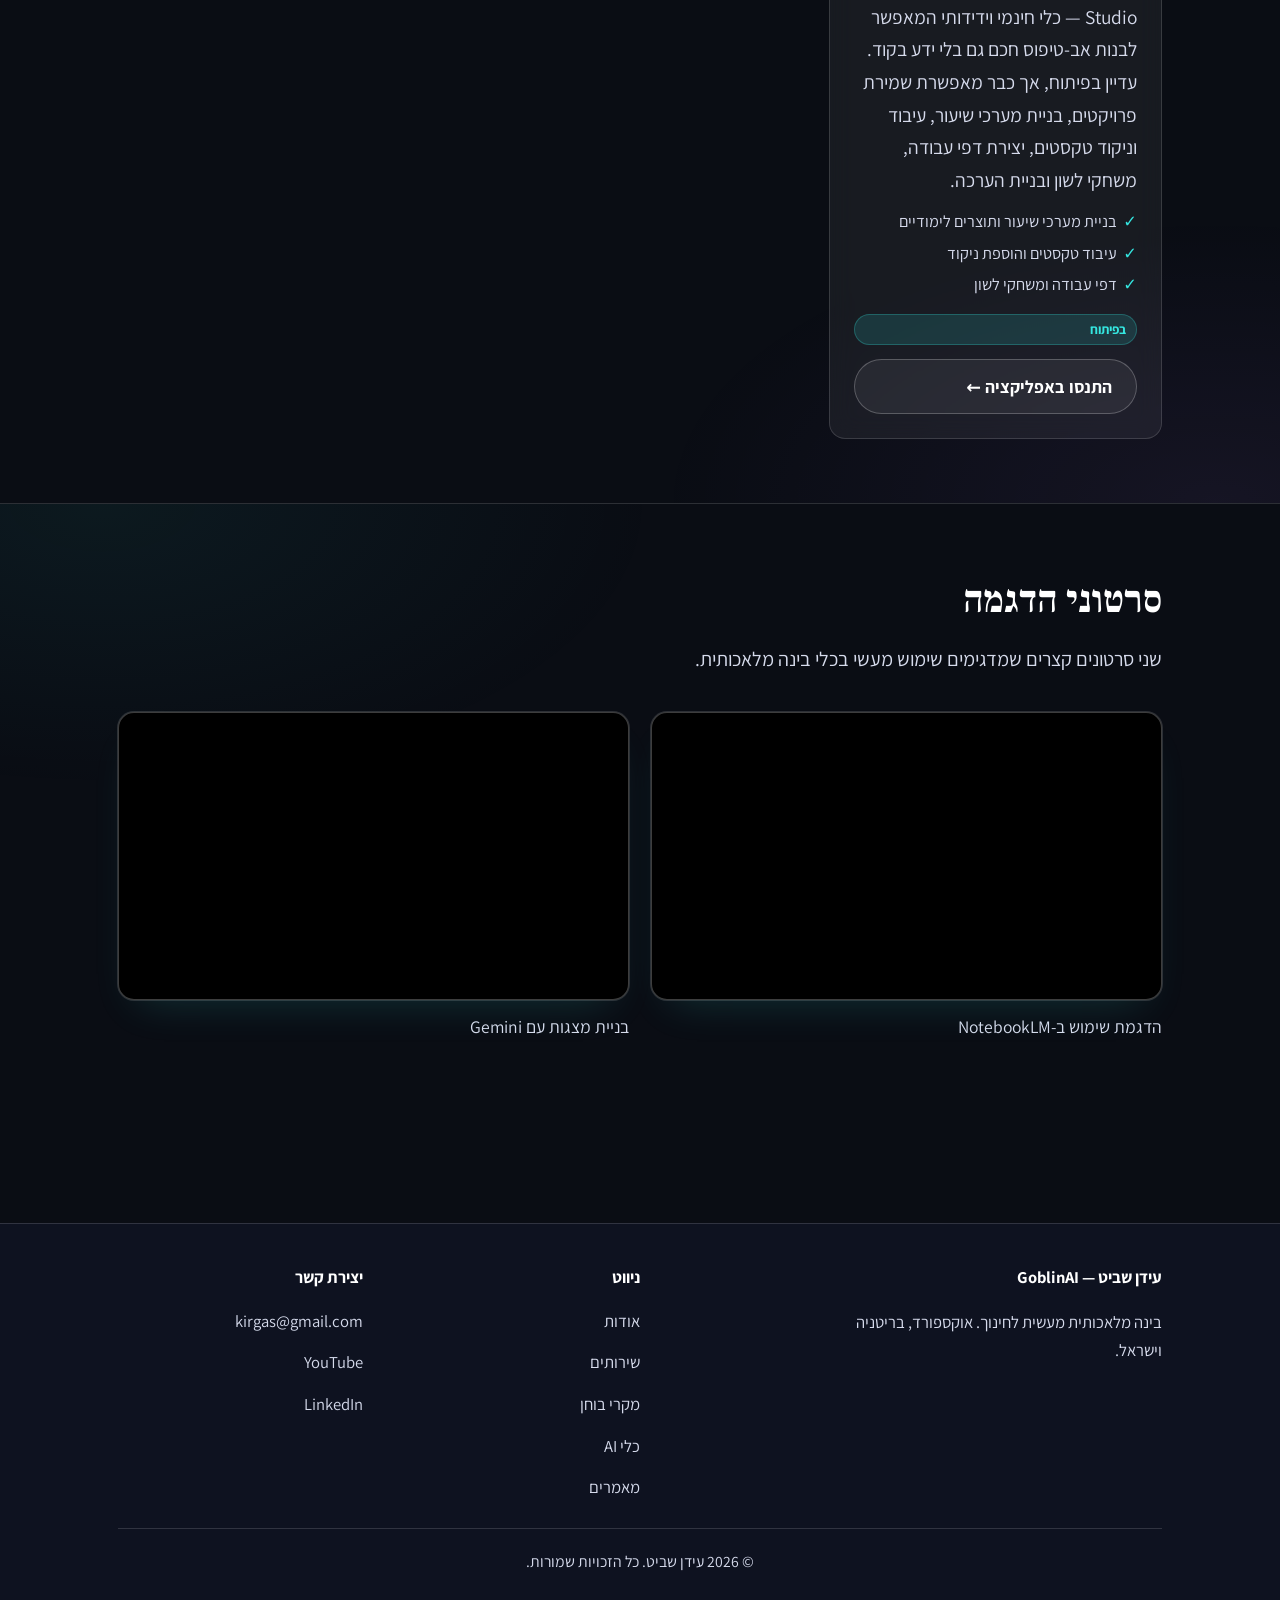
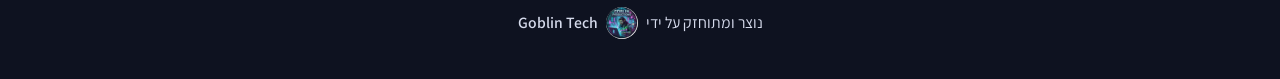
<file: tools.html>
<!DOCTYPE html>
<html lang="he" dir="rtl">
<head>
  <meta charset="UTF-8" />
  <meta name="viewport" content="width=device-width, initial-scale=1.0" />
  <title>כלי בינה מלאכותית — עידן שביט | GoblinAI</title>
  <meta name="description" content="כלי בינה מלאכותית מעשיים לניסיון: הגלאי לתרמיות, יוצר דפי צביעה, עוזר הנחיות ואפליקציה למורי עברית כשפה שנייה." />
  <meta property="og:title" content="כלי בינה מלאכותית — עידן שביט | GoblinAI" />
  <meta property="og:description" content="כלי בינה מלאכותית מעשיים לניסיון: הגלאי לתרמיות, יוצר דפי צביעה, עוזר הנחיות ואפליקציה למורי עברית כשפה שנייה." />
  <meta property="og:image" content="https://coldgoblin.github.io/goblinai/assets/photos/29-hero-tools.jpg" />
  <meta property="og:type" content="website" />
  <link rel="icon" type="image/png" href="assets/photos/10-goblin-productions-logo.jpg" />
  <link rel="preconnect" href="https://fonts.googleapis.com">
  <link href="https://fonts.googleapis.com/css2?family=Assistant:wght@400;600;700;800&family=Frank+Ruhl+Libre:wght@600;700&display=swap" rel="stylesheet">
  <link rel="stylesheet" href="css/style.css" />
</head>
<body style="--page-bg:url('../assets/photos/29-hero-tools.jpg');">
  <a class="skip-link" href="#main">דילוג לתוכן</a>
  <header>
    <div class="nav-wrap">
      <a class="brand" href="index.html"><span class="mark"><img src="assets/photos/10-goblin-productions-logo.jpg" alt="GoblinAI"></span> GoblinAI</a>
      <button class="nav-toggle" aria-label="פתח ניווט">&#9776;</button>
      <ul class="tabs">
        <li><a href="index.html">בית</a></li>
        <li><a href="about.html">אודות</a></li>
        <li><a href="services.html">שירותים</a></li>
        <li><a href="case-studies.html">מקרי בוחן</a></li>
        <li><a href="tools.html" class="active">כלי AI</a></li>
        <li><a href="articles.html">מאמרים</a></li>
        <li><a href="contact.html">צור קשר</a></li>
      </ul>
      <div class="nav-side">
        <a class="lang-switch" href="en/tools.html">EN</a>
      </div>
    </div>
  </header>

  <main id="main">
    <section class="hero" style="padding-bottom:20px;">
      <div class="container" style="max-width:70ch;">
        <span class="eyebrow">כלי בינה מלאכותית</span>
        <h1>כלים מעשיים לניסיון</h1>
        <p class="lead">כלים אינטראקטיביים שמדגימים שימושים אמיתיים של בינה מלאכותית בחינוך ובחיי היומיום.</p>
      </div>
    </section>

    <section>
      <div class="container">
        <div class="grid">
          <div class="card tool-card">
            <div class="tool-shot"><img loading="lazy" src="assets/tools/scam-spotter.png" alt="הגלאי לתרמיות" /></div>
            <h3>הגלאי לתרמיות</h3>
            <p>כלי מבוסס בינה מלאכותית לזיהוי והימנעות מהונאות — מצוין ללימוד בטיחות דיגיטלית וחשיבה ביקורתית.</p>
            <ul>
              <li>לימוד זיהוי הודעות חשודות</li>
              <li>הבנת שיטות הונאה נפוצות</li>
              <li>בניית מודעות לבטיחות דיגיטלית</li>
            </ul>
            <a class="btn btn-secondary" style="margin-top:14px;" href="https://chatgpt.com/g/g-68dd68fbf5b48191bb3161cffe6d9348-the-scam-spotter" target="_blank" rel="noopener">נסו את הכלי &larr;</a>
          </div>

          <div class="card tool-card">
            <div class="tool-shot"><img loading="lazy" src="assets/tools/coloring-page-creator.jpg" alt="יוצר דפי צביעה" /></div>
            <h3>יוצר דפי צביעה</h3>
            <p>יצירת דפי צביעה מותאמים אישית באמצעות בינה מלאכותית — כלי נהדר ללמידה יצירתית ולעניין תלמידים צעירים.</p>
            <ul>
              <li>יצירת חומרי למידה אישיים</li>
              <li>מעורבות יצירתית של תלמידים</li>
              <li>חקר אמנות בסיוע בינה מלאכותית</li>
            </ul>
            <a class="btn btn-secondary" style="margin-top:14px;" href="https://websim.com/@Kirgas/coloring-book-creator" target="_blank" rel="noopener">נסו את הכלי &larr;</a>
          </div>

          <div class="card tool-card">
            <div class="tool-shot"><img loading="lazy" src="assets/tools/prompt-assistant.jpeg" alt="עוזר הנחיות" /></div>
            <h3>עוזר הנחיות (Prompt Assistant)</h3>
            <p>לימוד אמנות כתיבת ההנחיות — כיצד לתקשר ביעילות עם כלי בינה מלאכותית כדי לקבל תוצאות טובות יותר.</p>
            <ul>
              <li>בניית הנחיות אפקטיביות</li>
              <li>שיפור מיומנויות אינטראקציה עם AI</li>
              <li>מיצוי הפוטנציאל של כלי הבינה המלאכותית</li>
            </ul>
            <a class="btn btn-secondary" style="margin-top:14px;" href="https://gemini.google.com/gem/1wf8nWe7D7Wu82WfVRrLkmqVdUDw7846k" target="_blank" rel="noopener">נסו את הכלי &larr;</a>
          </div>

          <div class="card tool-card">
            <div class="tool-shot"><img loading="lazy" src="assets/tools/hebrew-l2-app-screenshot.jpg" alt="מורה דרך — אפליקציה למורי עברית כשפה שנייה" /></div>
            <h3>"מורה דרך" — אפליקציה למורי עברית כשפה שנייה</h3>
            <p>אפליקציה שאני מפתח בימים אלה, מיועדת לסייע למורי עברית כשפה שנייה בתכנון שיעורים ובהפקת תוצרים לימודיים בעזרת Gemini. פותחה ב-Google AI Studio — כלי חינמי וידידותי המאפשר לבנות אב-טיפוס חכם גם בלי ידע בקוד. עדיין בפיתוח, אך כבר מאפשרת שמירת פרויקטים, בניית מערכי שיעור, עיבוד וניקוד טקסטים, יצירת דפי עבודה, משחקי לשון ובניית הערכה.</p>
            <ul>
              <li>בניית מערכי שיעור ותוצרים לימודיים</li>
              <li>עיבוד טקסטים והוספת ניקוד</li>
              <li>דפי עבודה ומשחקי לשון</li>
            </ul>
            <span class="tag">בפיתוח</span>
            <a class="btn btn-secondary" style="margin-top:14px; display:block;" href="https://ai.studio/apps/693ec566-d2d5-4247-9278-adc477c1ee13?fullscreenApplet=true" target="_blank" rel="noopener">התנסו באפליקציה &larr;</a>
          </div>
        </div>
      </div>
    </section>

    <section>
      <div class="container">
        <div class="section-head">
          <h2>סרטוני הדגמה</h2>
          <p>שני סרטונים קצרים שמדגימים שימוש מעשי בכלי בינה מלאכותית.</p>
        </div>
        <div class="grid">
          <div>
            <div class="video-frame">
              <iframe src="https://www.youtube.com/embed/BhWMgFiI_2s" title="הדגמת NotebookLM" allowfullscreen loading="lazy"></iframe>
            </div>
            <p style="margin-top:12px; color:var(--muted); font-size:0.95rem;">הדגמת שימוש ב-NotebookLM</p>
          </div>
          <div>
            <div class="video-frame">
              <iframe src="https://www.youtube.com/embed/lllVRWfywvM" title="בניית מצגות עם Gemini" allowfullscreen loading="lazy"></iframe>
            </div>
            <p style="margin-top:12px; color:var(--muted); font-size:0.95rem;">בניית מצגות עם Gemini</p>
          </div>
        </div>
      </div>
    </section>
  </main>

  <footer>
    <div class="container">
      <div class="footer-grid">
        <div>
          <h5>עידן שביט — GoblinAI</h5>
          <p style="color:var(--muted); font-size:0.9rem; max-width:40ch;">בינה מלאכותית מעשית לחינוך. אוקספורד, בריטניה וישראל.</p>
        </div>
        <div>
          <h5>ניווט</h5>
          <ul>
            <li><a href="about.html">אודות</a></li>
            <li><a href="services.html">שירותים</a></li>
            <li><a href="case-studies.html">מקרי בוחן</a></li>
            <li><a href="tools.html">כלי AI</a></li>
            <li><a href="articles.html">מאמרים</a></li>
          </ul>
        </div>
        <div>
          <h5>יצירת קשר</h5>
          <ul>
            <li><a href="mailto:kirgas@gmail.com">kirgas@gmail.com</a></li>
            <li><a href="https://www.youtube.com/@idanshavit3679" target="_blank" rel="noopener">YouTube</a></li>
            <li><a href="https://www.linkedin.com/in/idan-shavit-ai-for-all/" target="_blank" rel="noopener">LinkedIn</a></li>
          </ul>
        </div>
      </div>
      <div class="footer-bottom">&copy; 2026 עידן שביט. כל הזכויות שמורות.</div>
      <div class="goblin-tech-credit" dir="rtl"><span>נוצר ומתוחזק על ידי</span><img src="assets/logos/goblin-logo-640.jpg" alt="" width="32" height="32" loading="lazy"><bdi dir="ltr">Goblin Tech</bdi></div>
    </div>
  </footer>

  <script src="js/main.js"></script>
</body>
</html>
</file>
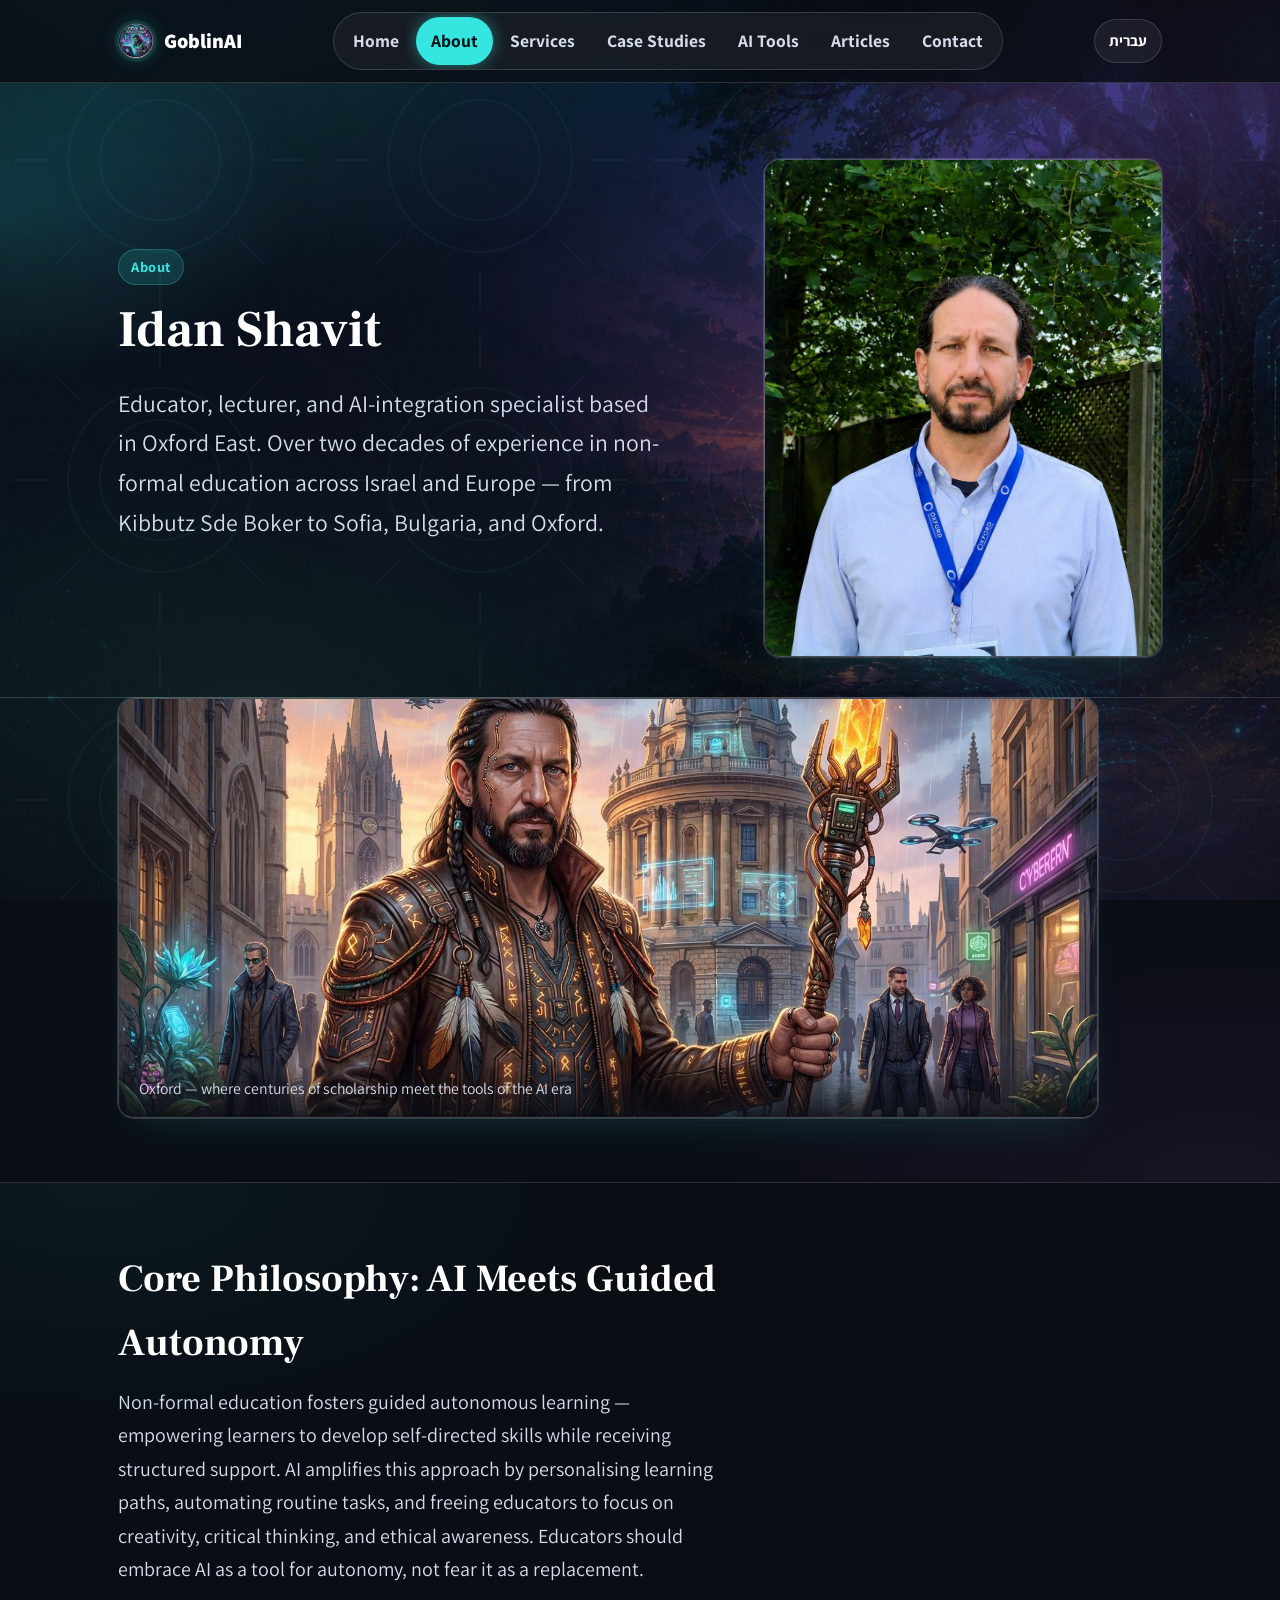
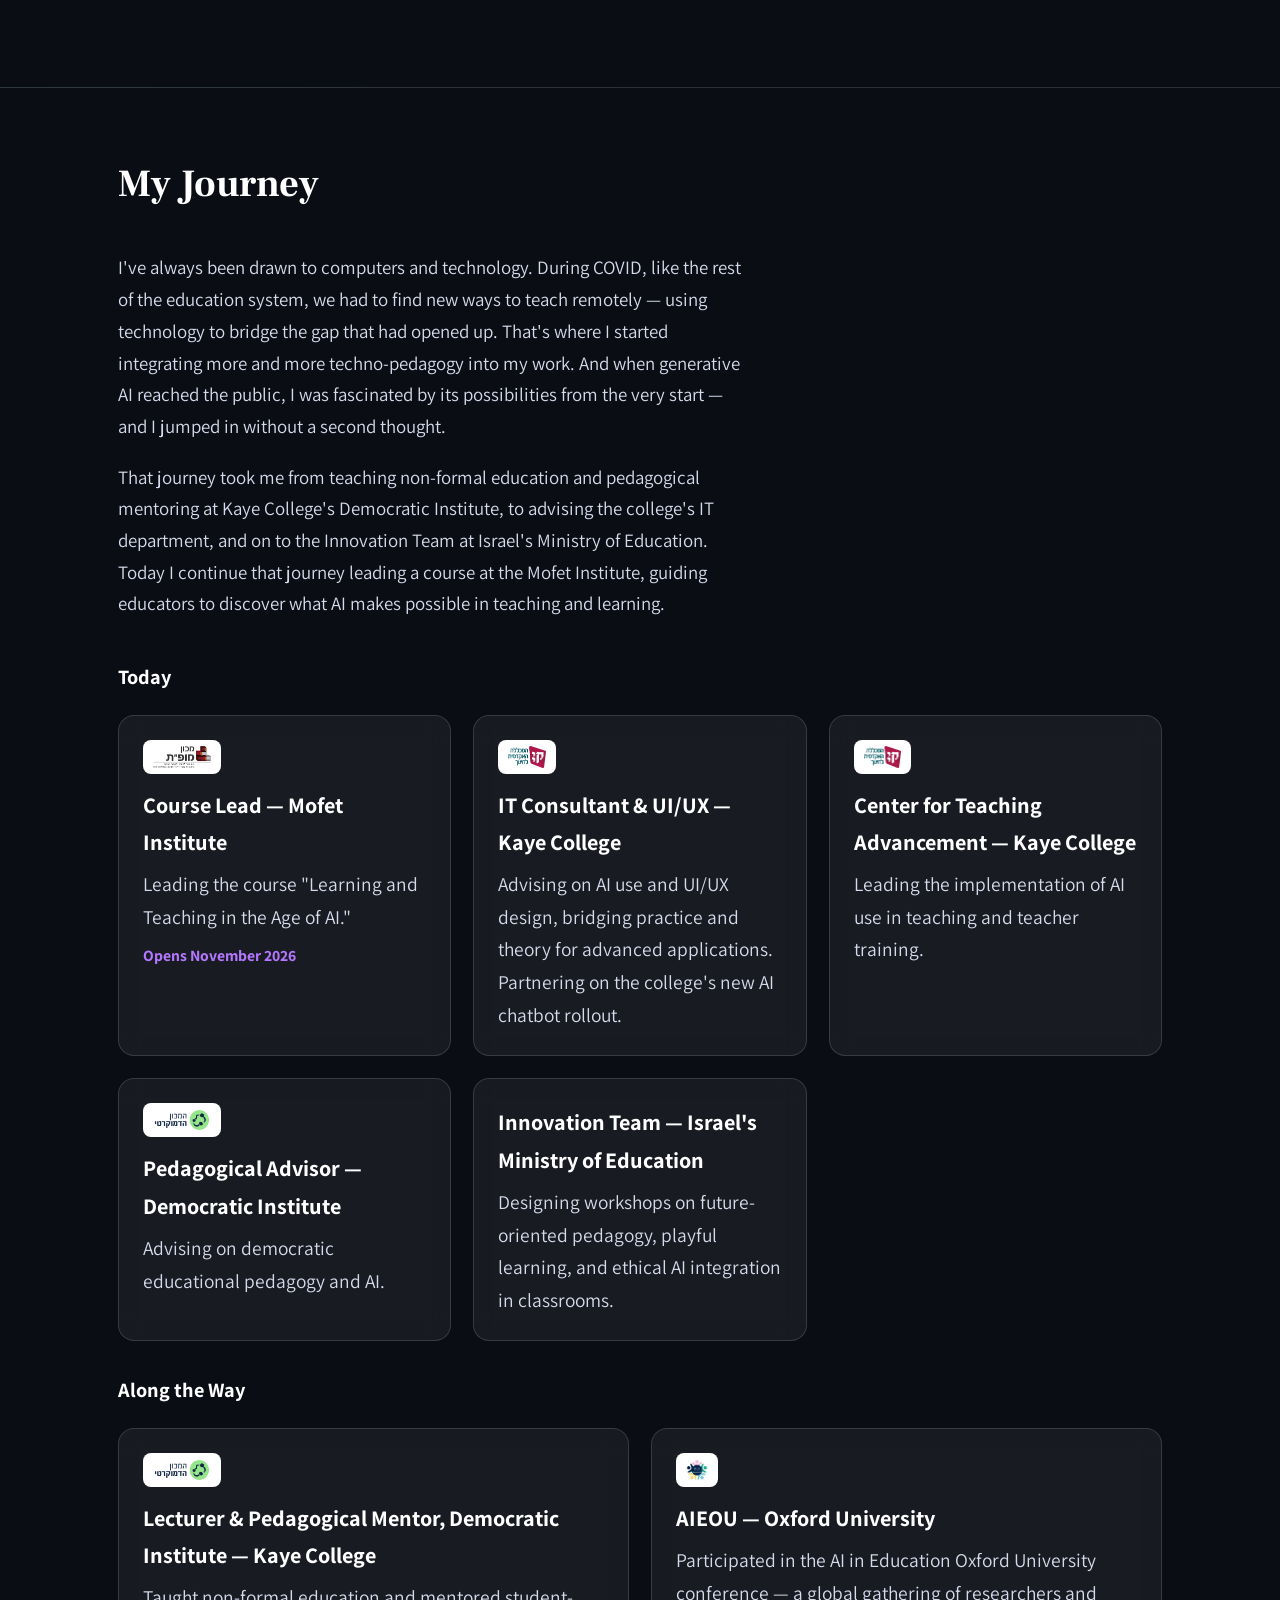
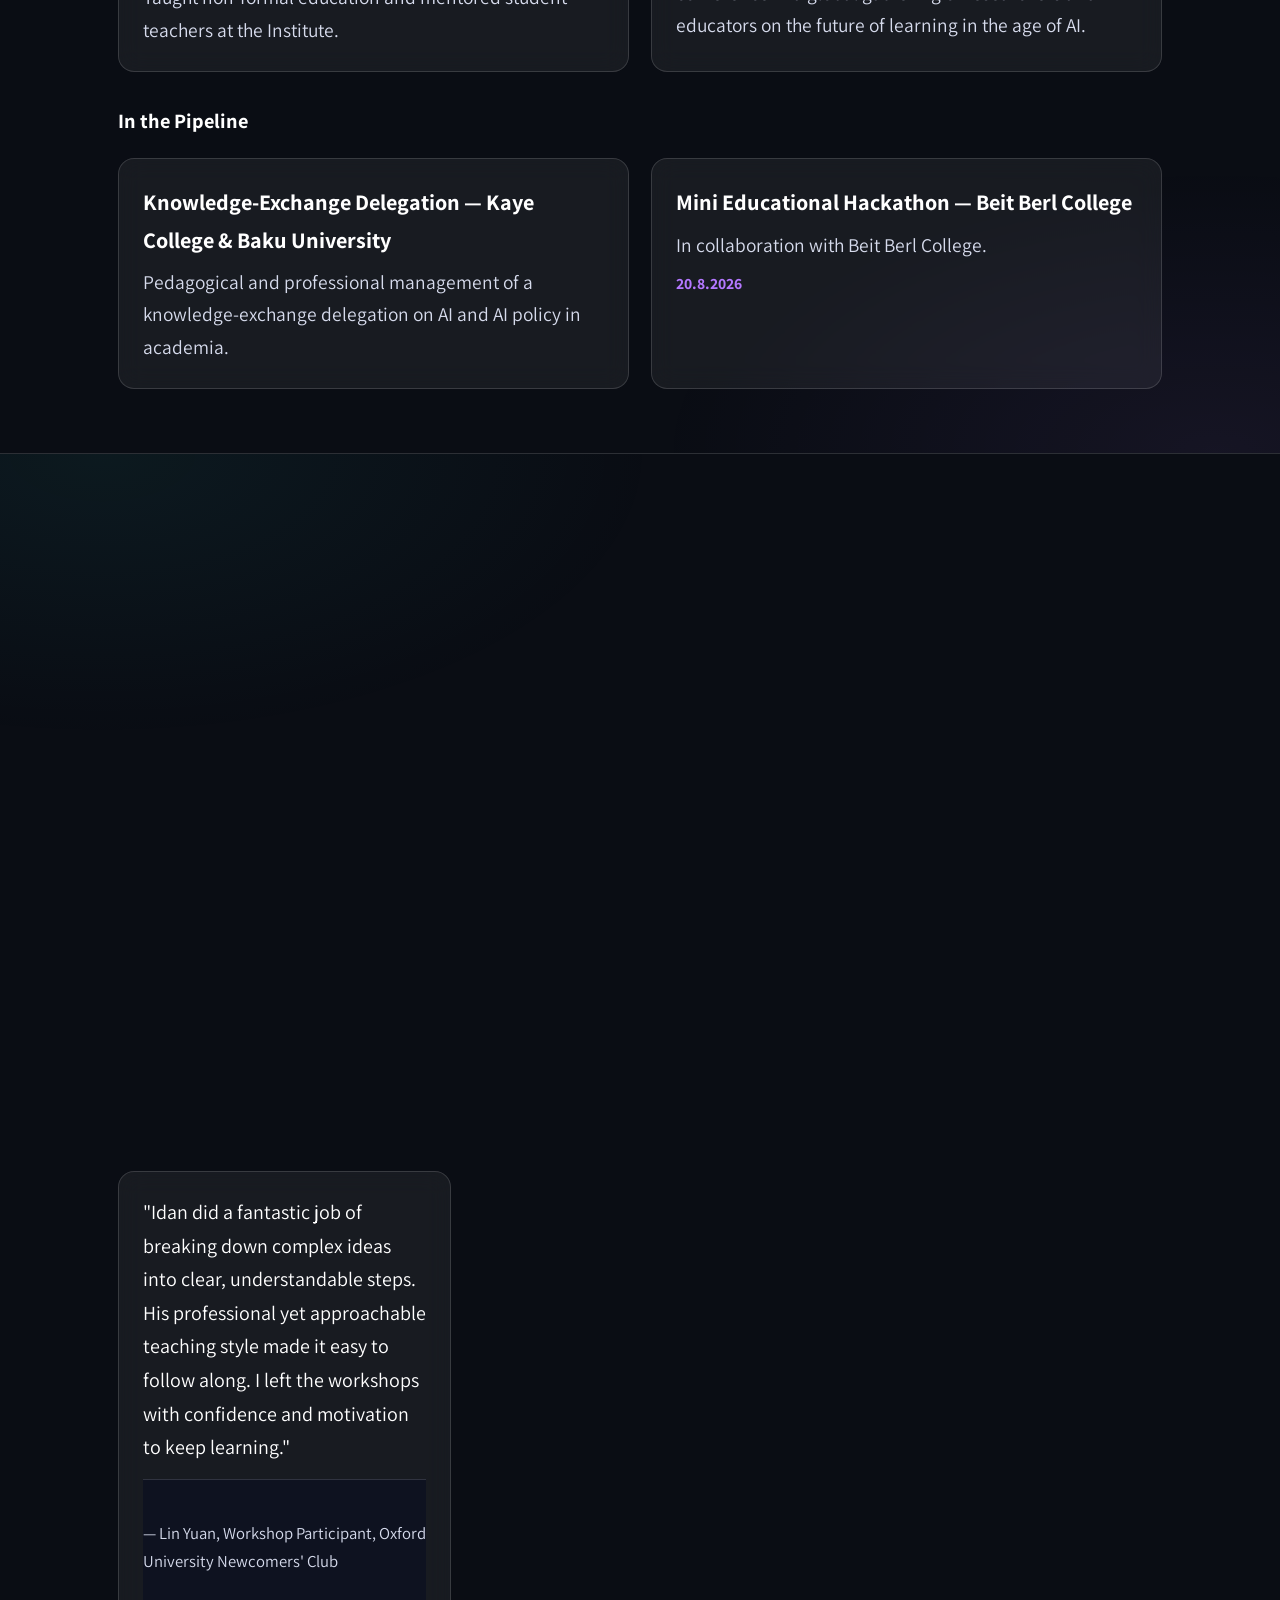
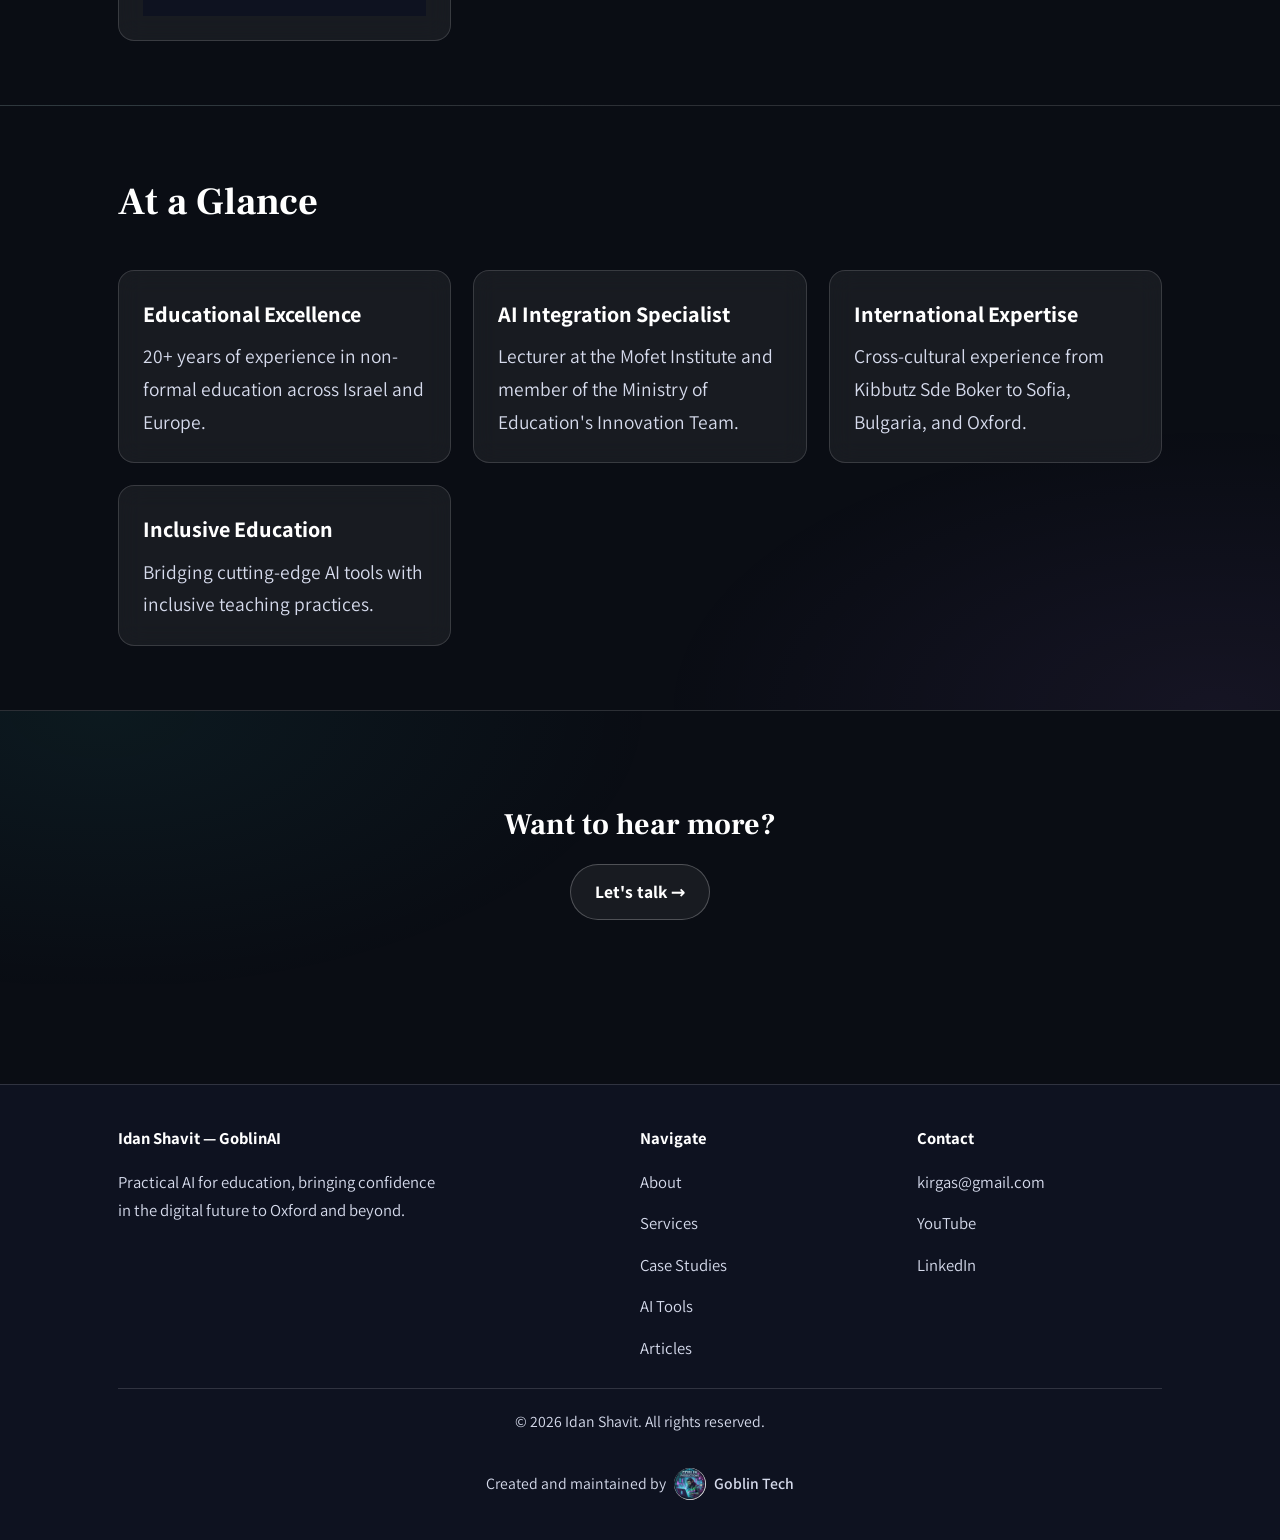
<file: en/about.html>
<!DOCTYPE html>
<html lang="en" dir="ltr">
<head>
  <meta charset="UTF-8" />
  <meta name="viewport" content="width=device-width, initial-scale=1.0" />
  <title>About — Idan Shavit | GoblinAI</title>
  <meta name="description" content="Idan Shavit — educator and AI-integration specialist with 20+ years of experience in non-formal education across Israel and Europe." />
  <meta property="og:title" content="About — Idan Shavit | GoblinAI" />
  <meta property="og:description" content="Idan Shavit — educator and AI-integration specialist with 20+ years of experience in non-formal education across Israel and Europe." />
  <meta property="og:image" content="https://coldgoblin.github.io/goblinai/assets/photos/26-hero-about.jpg" />
  <meta property="og:type" content="website" />
  <link rel="icon" type="image/png" href="../assets/photos/10-goblin-productions-logo.jpg" />
  <link rel="preconnect" href="https://fonts.googleapis.com">
  <link href="https://fonts.googleapis.com/css2?family=Assistant:wght@400;600;700;800&family=Frank+Ruhl+Libre:wght@600;700&display=swap" rel="stylesheet">
  <link rel="stylesheet" href="../css/style.css" />
</head>
<body style="--page-bg:url('../assets/photos/26-hero-about.jpg');">
  <a class="skip-link" href="#main">Skip to content</a>
  <header>
    <div class="nav-wrap">
      <a class="brand" href="index.html"><span class="mark"><img src="../assets/photos/10-goblin-productions-logo.jpg" alt="GoblinAI"></span> GoblinAI</a>
      <button class="nav-toggle" aria-label="Toggle navigation">&#9776;</button>
      <ul class="tabs">
        <li><a href="index.html">Home</a></li>
        <li><a href="about.html" class="active">About</a></li>
        <li><a href="services.html">Services</a></li>
        <li><a href="case-studies.html">Case Studies</a></li>
        <li><a href="tools.html">AI Tools</a></li>
        <li><a href="articles.html">Articles</a></li>
        <li><a href="contact.html">Contact</a></li>
      </ul>
      <div class="nav-side">
        <a class="lang-switch" href="../about.html">עברית</a>
      </div>
    </div>
  </header>

  <main id="main">
    <section class="hero" style="padding-bottom:40px;">
      <div class="container hero-grid">
        <div>
          <span class="eyebrow">About</span>
          <h1>Idan Shavit</h1>
          <p class="lead">Educator, lecturer, and AI-integration specialist based in Oxford East. Over two decades of experience in non-formal education across Israel and Europe — from Kibbutz Sde Boker to Sofia, Bulgaria, and Oxford.</p>
        </div>
        <div class="hero-photo">
          <img src="../assets/photos/14-idan-oxford-badge.jpg" alt="Idan Shavit" style="object-position:center 10%;" />
        </div>
      </div>
    </section>

    <section style="padding-top:0;">
      <div class="container">
        <div class="banner-photo">
          <img src="../assets/photos/13-oxford-rune-shaman.jpeg" alt="Oxford — where ancient knowledge meets new technology" />
          <div class="caption">Oxford — where centuries of scholarship meet the tools of the AI era</div>
        </div>
      </div>
    </section>

    <section>
      <div class="container">
        <div class="section-head">
          <h2>Core Philosophy: AI Meets Guided Autonomy</h2>
          <p>Non-formal education fosters guided autonomous learning — empowering learners to develop self-directed skills while receiving structured support. AI amplifies this approach by personalising learning paths, automating routine tasks, and freeing educators to focus on creativity, critical thinking, and ethical awareness. Educators should embrace AI as a tool for autonomy, not fear it as a replacement.</p>
        </div>
      </div>
    </section>

    <section>
      <div class="container">
        <div class="section-head">
          <h2>My Journey</h2>
        </div>
        <p style="color:var(--muted); max-width:70ch; font-size:1.02rem;">I've always been drawn to computers and technology. During COVID, like the rest of the education system, we had to find new ways to teach remotely — using technology to bridge the gap that had opened up. That's where I started integrating more and more techno-pedagogy into my work. And when generative AI reached the public, I was fascinated by its possibilities from the very start — and I jumped in without a second thought.</p>
        <p style="color:var(--muted); max-width:70ch; font-size:1.02rem;">That journey took me from teaching non-formal education and pedagogical mentoring at Kaye College's Democratic Institute, to advising the college's IT department, and on to the Innovation Team at Israel's Ministry of Education. Today I continue that journey leading a course at the Mofet Institute, guiding educators to discover what AI makes possible in teaching and learning.</p>

        <h3 style="margin-top:40px; font-size:1.1rem; color:var(--ink);">Today</h3>
        <div class="grid" style="margin-top:16px;">
          <div class="card">
            <div class="card-logo"><img loading="lazy" src="../assets/logos/21-mofet-institute-logo.png" alt="Mofet Institute" /></div>
            <h3>Course Lead — Mofet Institute</h3>
            <p>Leading the course "Learning and Teaching in the Age of AI."</p>
            <span class="note">Opens November 2026</span>
          </div>
          <div class="card">
            <div class="card-logo"><img loading="lazy" src="../assets/logos/15-kaye-college-logo.jpg" alt="Kaye College" /></div>
            <h3>IT Consultant &amp; UI/UX — Kaye College</h3>
            <p>Advising on AI use and UI/UX design, bridging practice and theory for advanced applications. Partnering on the college's new AI chatbot rollout.</p>
          </div>
          <div class="card">
            <div class="card-logo"><img loading="lazy" src="../assets/logos/15-kaye-college-logo.jpg" alt="Kaye College" /></div>
            <h3>Center for Teaching Advancement — Kaye College</h3>
            <p>Leading the implementation of AI use in teaching and teacher training.</p>
          </div>
          <div class="card">
            <div class="card-logo"><img loading="lazy" src="../assets/logos/17-democratic-institute-logo.png" alt="Democratic Institute" /></div>
            <h3>Pedagogical Advisor — Democratic Institute</h3>
            <p>Advising on democratic educational pedagogy and AI.</p>
          </div>
          <div class="card">
            <h3>Innovation Team — Israel's Ministry of Education</h3>
            <p>Designing workshops on future-oriented pedagogy, playful learning, and ethical AI integration in classrooms.</p>
          </div>
        </div>

        <h3 style="margin-top:32px; font-size:1.1rem; color:var(--ink);">Along the Way</h3>
        <div class="grid" style="margin-top:16px;">
          <div class="card">
            <div class="card-logo"><img loading="lazy" src="../assets/logos/17-democratic-institute-logo.png" alt="Democratic Institute" /></div>
            <h3>Lecturer &amp; Pedagogical Mentor, Democratic Institute — Kaye College</h3>
            <p>Taught non-formal education and mentored student-teachers at the Institute.</p>
          </div>
          <div class="card">
            <div class="card-logo"><img loading="lazy" src="../assets/logos/22-aieou-logo.png" alt="AIEOU" /></div>
            <h3>AIEOU — Oxford University</h3>
            <p>Participated in the AI in Education Oxford University conference — a global gathering of researchers and educators on the future of learning in the age of AI.</p>
          </div>
        </div>

        <h3 style="margin-top:32px; font-size:1.1rem; color:var(--ink);">In the Pipeline</h3>
        <div class="grid" style="margin-top:16px;">
          <div class="card">
            <h3>Knowledge-Exchange Delegation — Kaye College &amp; Baku University</h3>
            <p>Pedagogical and professional management of a knowledge-exchange delegation on AI and AI policy in academia.</p>
          </div>
          <div class="card">
            <h3>Mini Educational Hackathon — Beit Berl College</h3>
            <p>In collaboration with Beit Berl College.</p>
            <span class="note">20.8.2026</span>
          </div>
        </div>
      </div>
    </section>

    <section>
      <div class="container">
        <div class="section-head">
          <h2>Recommendations</h2>
        </div>
        <div class="grid">
          <blockquote class="card">
            "Idan has established himself as a highly distinguished lecturer, possessing the remarkable ability to make complex academic material accessible and engaging for diverse audiences, from students at the beginning of their educational journey to experienced faculty members."
            <footer style="margin-top:14px; font-style:normal; font-size:0.9rem; color:var(--muted);">— Dr. Shimon Fogel, Director, Center for Teaching and Learning, Kaye Academic College</footer>
          </blockquote>
          <blockquote class="card">
            "The combination of creativity and professionalism he brought to the table... his input was not only useful — it moved the project forward at critical points. He also established excellent working relationships with colleagues from across Europe."
            <footer style="margin-top:14px; font-style:normal; font-size:0.9rem; color:var(--muted);">— Dr. Reuma de Groot, Head of International Cooperation, MOFET District (Erasmus+ VOLCANIC project)</footer>
          </blockquote>
          <blockquote class="card">
            "He is not only a good listener — he listens for what's really going on. He helps students name what they're struggling with and take meaningful steps forward... His style is understated, but his impact is lasting."
            <footer style="margin-top:14px; font-style:normal; font-size:0.9rem; color:var(--muted);">— Anette Ne'man, Head of the Shvilim Programme, Kaye Academic College</footer>
          </blockquote>
          <blockquote class="card">
            "Idan did a fantastic job of breaking down complex ideas into clear, understandable steps. His professional yet approachable teaching style made it easy to follow along. I left the workshops with confidence and motivation to keep learning."
            <footer style="margin-top:14px; font-style:normal; font-size:0.9rem; color:var(--muted);">— Lin Yuan, Workshop Participant, Oxford University Newcomers' Club</footer>
          </blockquote>
        </div>
      </div>
    </section>

    <section>
      <div class="container">
        <div class="section-head">
          <h2>At a Glance</h2>
        </div>
        <div class="grid">
          <div class="card">
            <h3>Educational Excellence</h3>
            <p>20+ years of experience in non-formal education across Israel and Europe.</p>
          </div>
          <div class="card">
            <h3>AI Integration Specialist</h3>
            <p>Lecturer at the Mofet Institute and member of the Ministry of Education's Innovation Team.</p>
          </div>
          <div class="card">
            <h3>International Expertise</h3>
            <p>Cross-cultural experience from Kibbutz Sde Boker to Sofia, Bulgaria, and Oxford.</p>
          </div>
          <div class="card">
            <h3>Inclusive Education</h3>
            <p>Bridging cutting-edge AI tools with inclusive teaching practices.</p>
          </div>
        </div>
      </div>
    </section>
    <section>
      <div class="container" style="text-align:center;">
        <h2 style="font-family:var(--serif); margin-bottom:14px;">Want to hear more?</h2>
        <a class="btn btn-secondary" href="contact.html">Let's talk &rarr;</a>
      </div>
    </section>
  </main>

  <footer>
    <div class="container">
      <div class="footer-grid">
        <div>
          <h5>Idan Shavit — GoblinAI</h5>
          <p style="color:var(--muted); font-size:0.9rem; max-width:40ch;">Practical AI for education, bringing confidence in the digital future to Oxford and beyond.</p>
        </div>
        <div>
          <h5>Navigate</h5>
          <ul>
            <li><a href="about.html">About</a></li>
            <li><a href="services.html">Services</a></li>
            <li><a href="case-studies.html">Case Studies</a></li>
            <li><a href="tools.html">AI Tools</a></li>
            <li><a href="articles.html">Articles</a></li>
          </ul>
        </div>
        <div>
          <h5>Contact</h5>
          <ul>
            <li><a href="mailto:kirgas@gmail.com">kirgas@gmail.com</a></li>
            <li><a href="https://www.youtube.com/@idanshavit3679" target="_blank" rel="noopener">YouTube</a></li>
            <li><a href="https://www.linkedin.com/in/idan-shavit-ai-for-all/" target="_blank" rel="noopener">LinkedIn</a></li>
          </ul>
        </div>
      </div>
      <div class="footer-bottom">&copy; 2026 Idan Shavit. All rights reserved.</div>
      <div class="goblin-tech-credit" dir="ltr"><span>Created and maintained by</span><img src="../assets/logos/goblin-logo-640.jpg" alt="" width="32" height="32" loading="lazy"><bdi dir="ltr">Goblin Tech</bdi></div>
    </div>
  </footer>

  <script src="../js/main.js"></script>
</body>
</html>
</file>
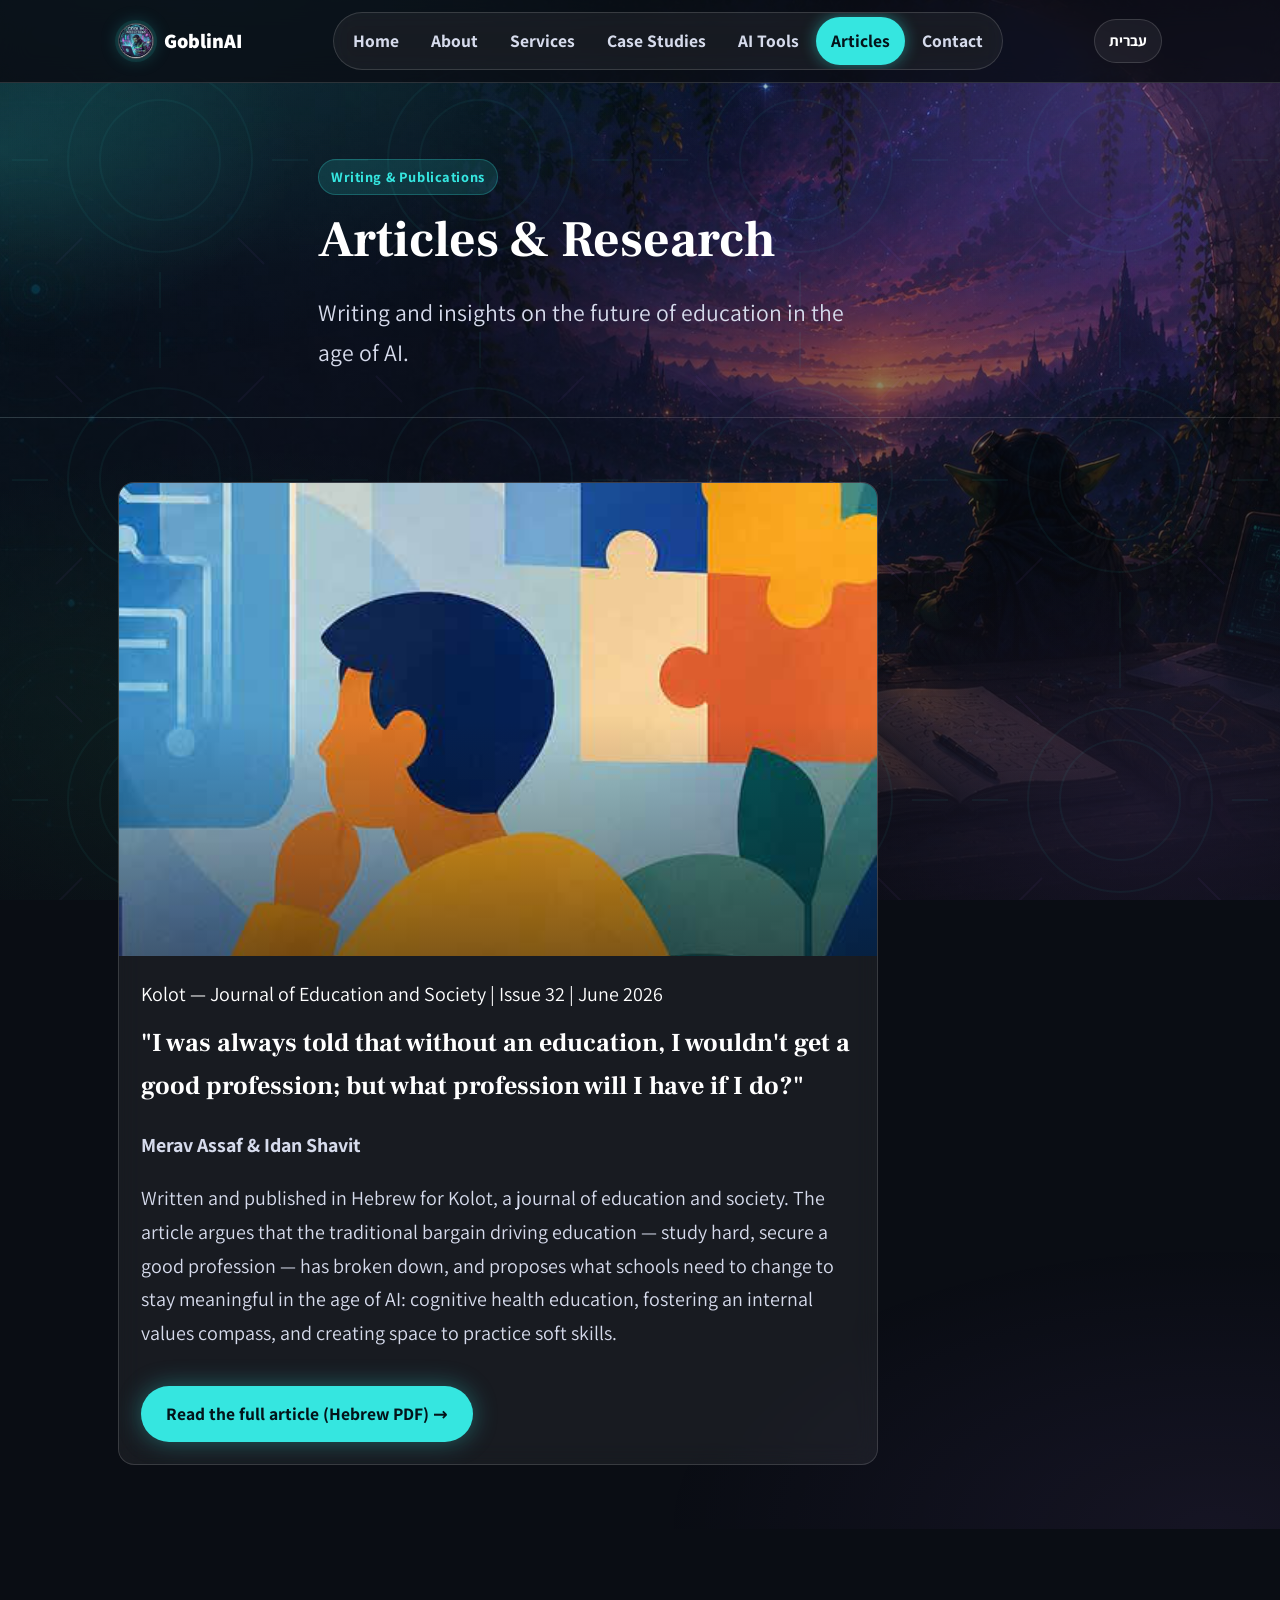
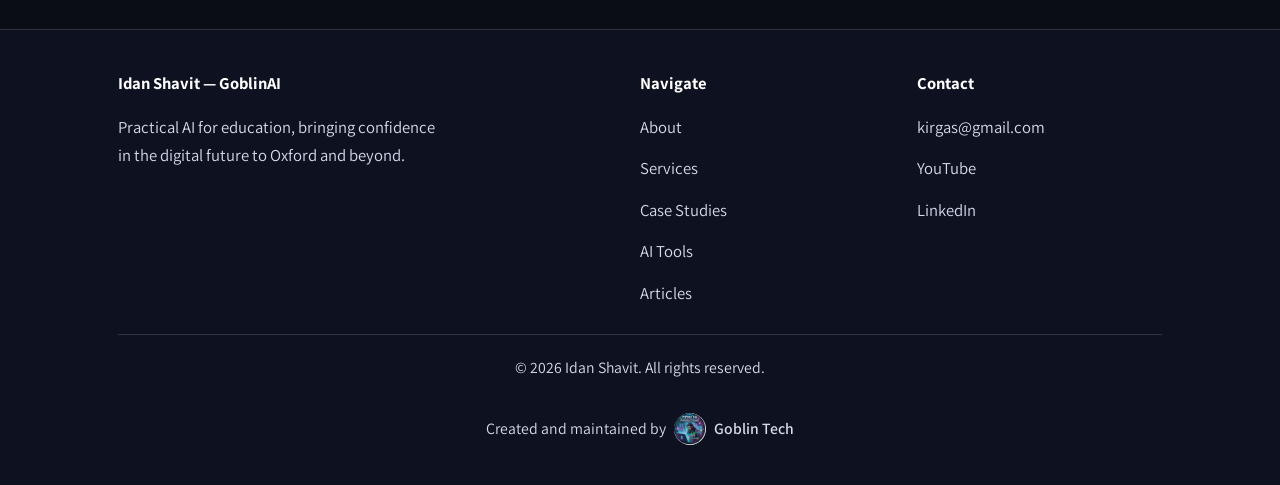
<file: en/articles.html>
<!DOCTYPE html>
<html lang="en" dir="ltr">
<head>
  <meta charset="UTF-8" />
  <meta name="viewport" content="width=device-width, initial-scale=1.0" />
  <title>Articles — Idan Shavit | GoblinAI</title>
  <meta name="description" content="Articles and insights on the future of education in the age of AI, by Idan Shavit." />
  <meta property="og:title" content="Articles — Idan Shavit | GoblinAI" />
  <meta property="og:description" content="Articles and insights on the future of education in the age of AI, by Idan Shavit." />
  <meta property="og:image" content="https://coldgoblin.github.io/goblinai/assets/photos/30-hero-articles.jpg" />
  <meta property="og:type" content="website" />
  <link rel="icon" type="image/png" href="../assets/photos/10-goblin-productions-logo.jpg" />
  <link rel="preconnect" href="https://fonts.googleapis.com">
  <link href="https://fonts.googleapis.com/css2?family=Assistant:wght@400;600;700;800&family=Frank+Ruhl+Libre:wght@600;700&display=swap" rel="stylesheet">
  <link rel="stylesheet" href="../css/style.css" />
</head>
<body style="--page-bg:url('../assets/photos/30-hero-articles.jpg');">
  <a class="skip-link" href="#main">Skip to content</a>
  <header>
    <div class="nav-wrap">
      <a class="brand" href="index.html"><span class="mark"><img src="../assets/photos/10-goblin-productions-logo.jpg" alt="GoblinAI"></span> GoblinAI</a>
      <button class="nav-toggle" aria-label="Toggle navigation">&#9776;</button>
      <ul class="tabs">
        <li><a href="index.html">Home</a></li>
        <li><a href="about.html">About</a></li>
        <li><a href="services.html">Services</a></li>
        <li><a href="case-studies.html">Case Studies</a></li>
        <li><a href="tools.html">AI Tools</a></li>
        <li><a href="articles.html" class="active">Articles</a></li>
        <li><a href="contact.html">Contact</a></li>
      </ul>
      <div class="nav-side">
        <a class="lang-switch" href="../articles.html">עברית</a>
      </div>
    </div>
  </header>

  <main id="main">
    <section class="hero" style="padding-bottom:20px;">
      <div class="container" style="max-width:70ch;">
        <span class="eyebrow">Writing &amp; Publications</span>
        <h1>Articles &amp; Research</h1>
        <p class="lead">Writing and insights on the future of education in the age of AI.</p>
      </div>
    </section>

    <section>
      <div class="container">
        <div class="case-card" style="max-width:760px;">
          <div class="case-photo"><img loading="lazy" src="../assets/case-studies/24-article-cover.png" alt="Article illustration — Kolot" /></div>
          <div class="case-body">
            <span class="tag" style="margin-bottom:10px; display:inline-block;">Kolot — Journal of Education and Society | Issue 32 | June 2026</span>
            <h3 style="font-family:var(--serif); font-size:1.4rem;">"I was always told that without an education, I wouldn't get a good profession; but what profession will I have if I do?"</h3>
            <p style="margin-bottom:6px; font-weight:700;">Merav Assaf &amp; Idan Shavit</p>
            <p>Written and published in Hebrew for Kolot, a journal of education and society. The article argues that the traditional bargain driving education — study hard, secure a good profession — has broken down, and proposes what schools need to change to stay meaningful in the age of AI: cognitive health education, fostering an internal values compass, and creating space to practice soft skills.</p>
            <a class="btn btn-primary" href="../assets/docs/kolot-2026-assaf-shavit.pdf" target="_blank" style="margin-top:16px;">Read the full article (Hebrew PDF) &rarr;</a>
          </div>
        </div>
      </div>
    </section>
  </main>

  <footer>
    <div class="container">
      <div class="footer-grid">
        <div>
          <h5>Idan Shavit — GoblinAI</h5>
          <p style="color:var(--muted); font-size:0.9rem; max-width:40ch;">Practical AI for education, bringing confidence in the digital future to Oxford and beyond.</p>
        </div>
        <div>
          <h5>Navigate</h5>
          <ul>
            <li><a href="about.html">About</a></li>
            <li><a href="services.html">Services</a></li>
            <li><a href="case-studies.html">Case Studies</a></li>
            <li><a href="tools.html">AI Tools</a></li>
                <li><a href="articles.html">Articles</a></li>
          </ul>
        </div>
        <div>
          <h5>Contact</h5>
          <ul>
            <li><a href="mailto:kirgas@gmail.com">kirgas@gmail.com</a></li>
            <li><a href="https://www.youtube.com/@idanshavit3679" target="_blank" rel="noopener">YouTube</a></li>
            <li><a href="https://www.linkedin.com/in/idan-shavit-ai-for-all/" target="_blank" rel="noopener">LinkedIn</a></li>
          </ul>
        </div>
      </div>
      <div class="footer-bottom">&copy; 2026 Idan Shavit. All rights reserved.</div>
      <div class="goblin-tech-credit" dir="ltr"><span>Created and maintained by</span><img src="../assets/logos/goblin-logo-640.jpg" alt="" width="32" height="32" loading="lazy"><bdi dir="ltr">Goblin Tech</bdi></div>
    </div>
  </footer>

  <script src="../js/main.js"></script>
</body>
</html>
</file>
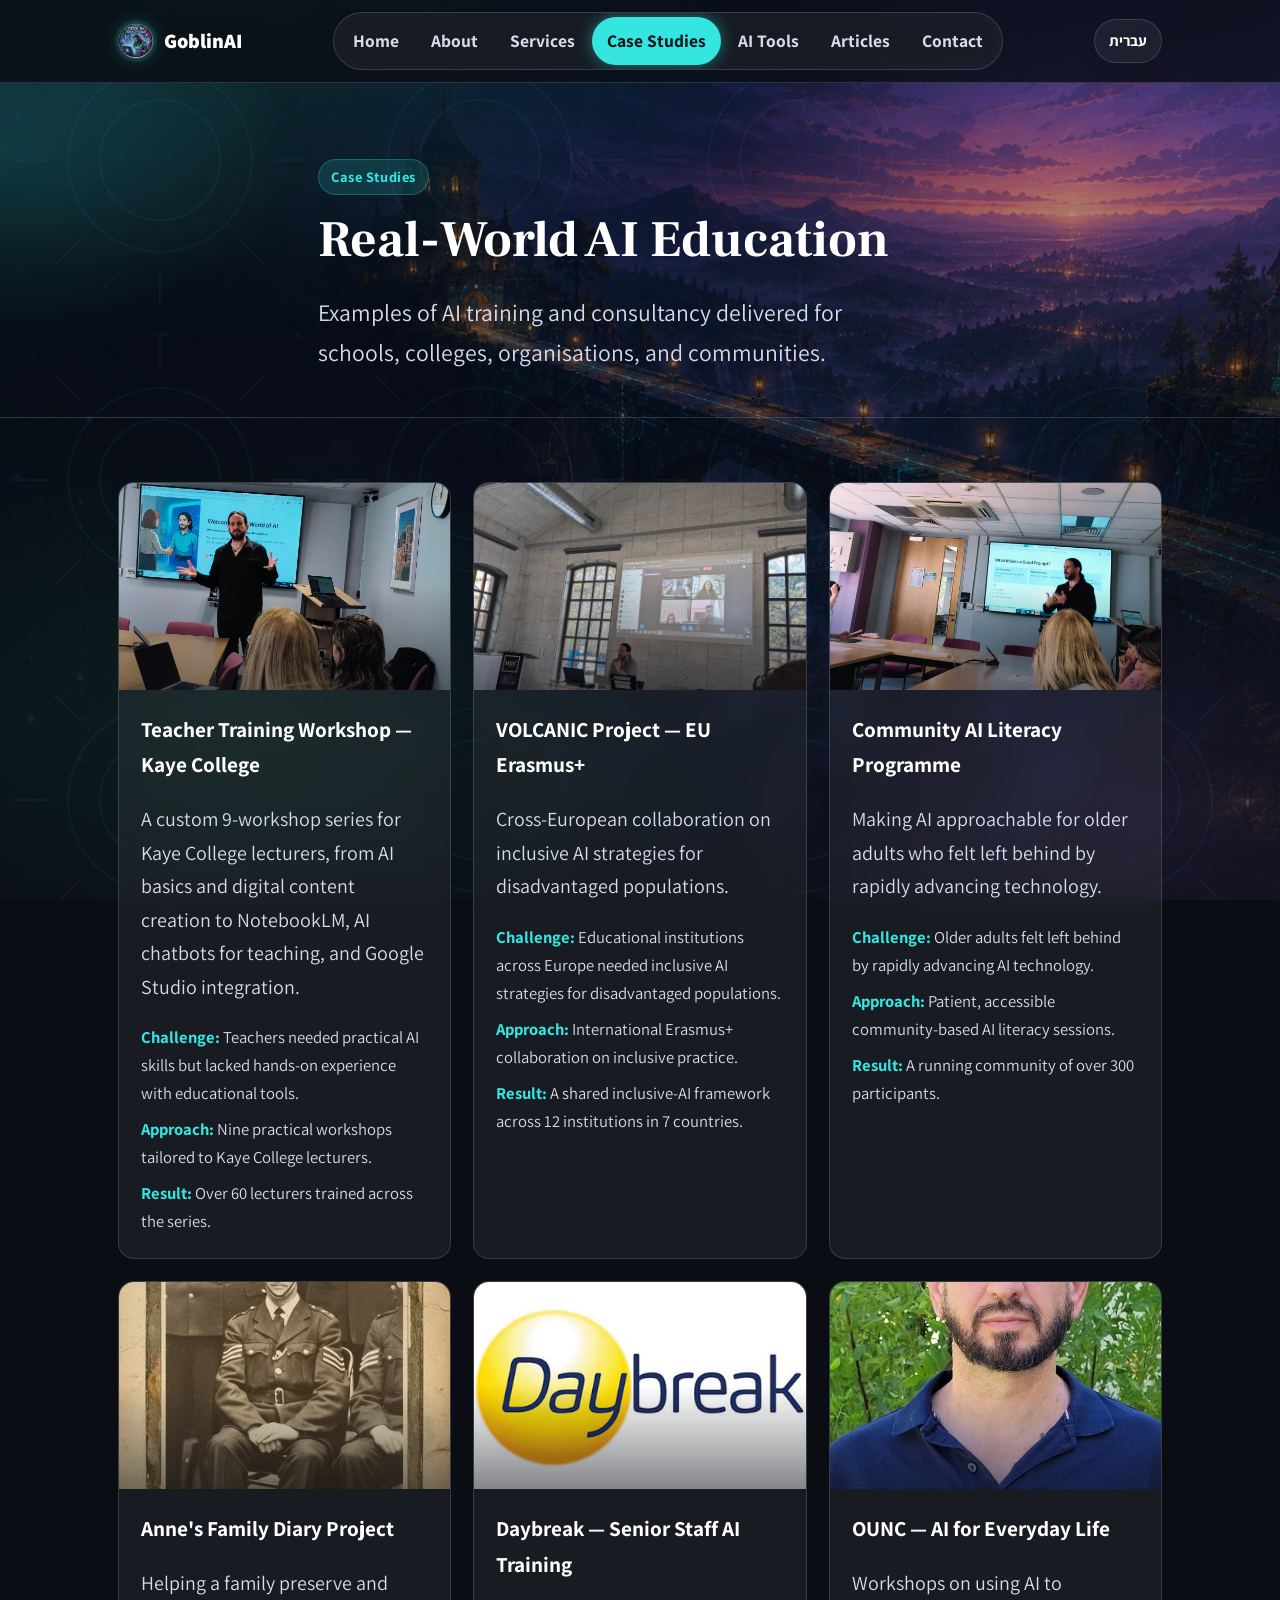
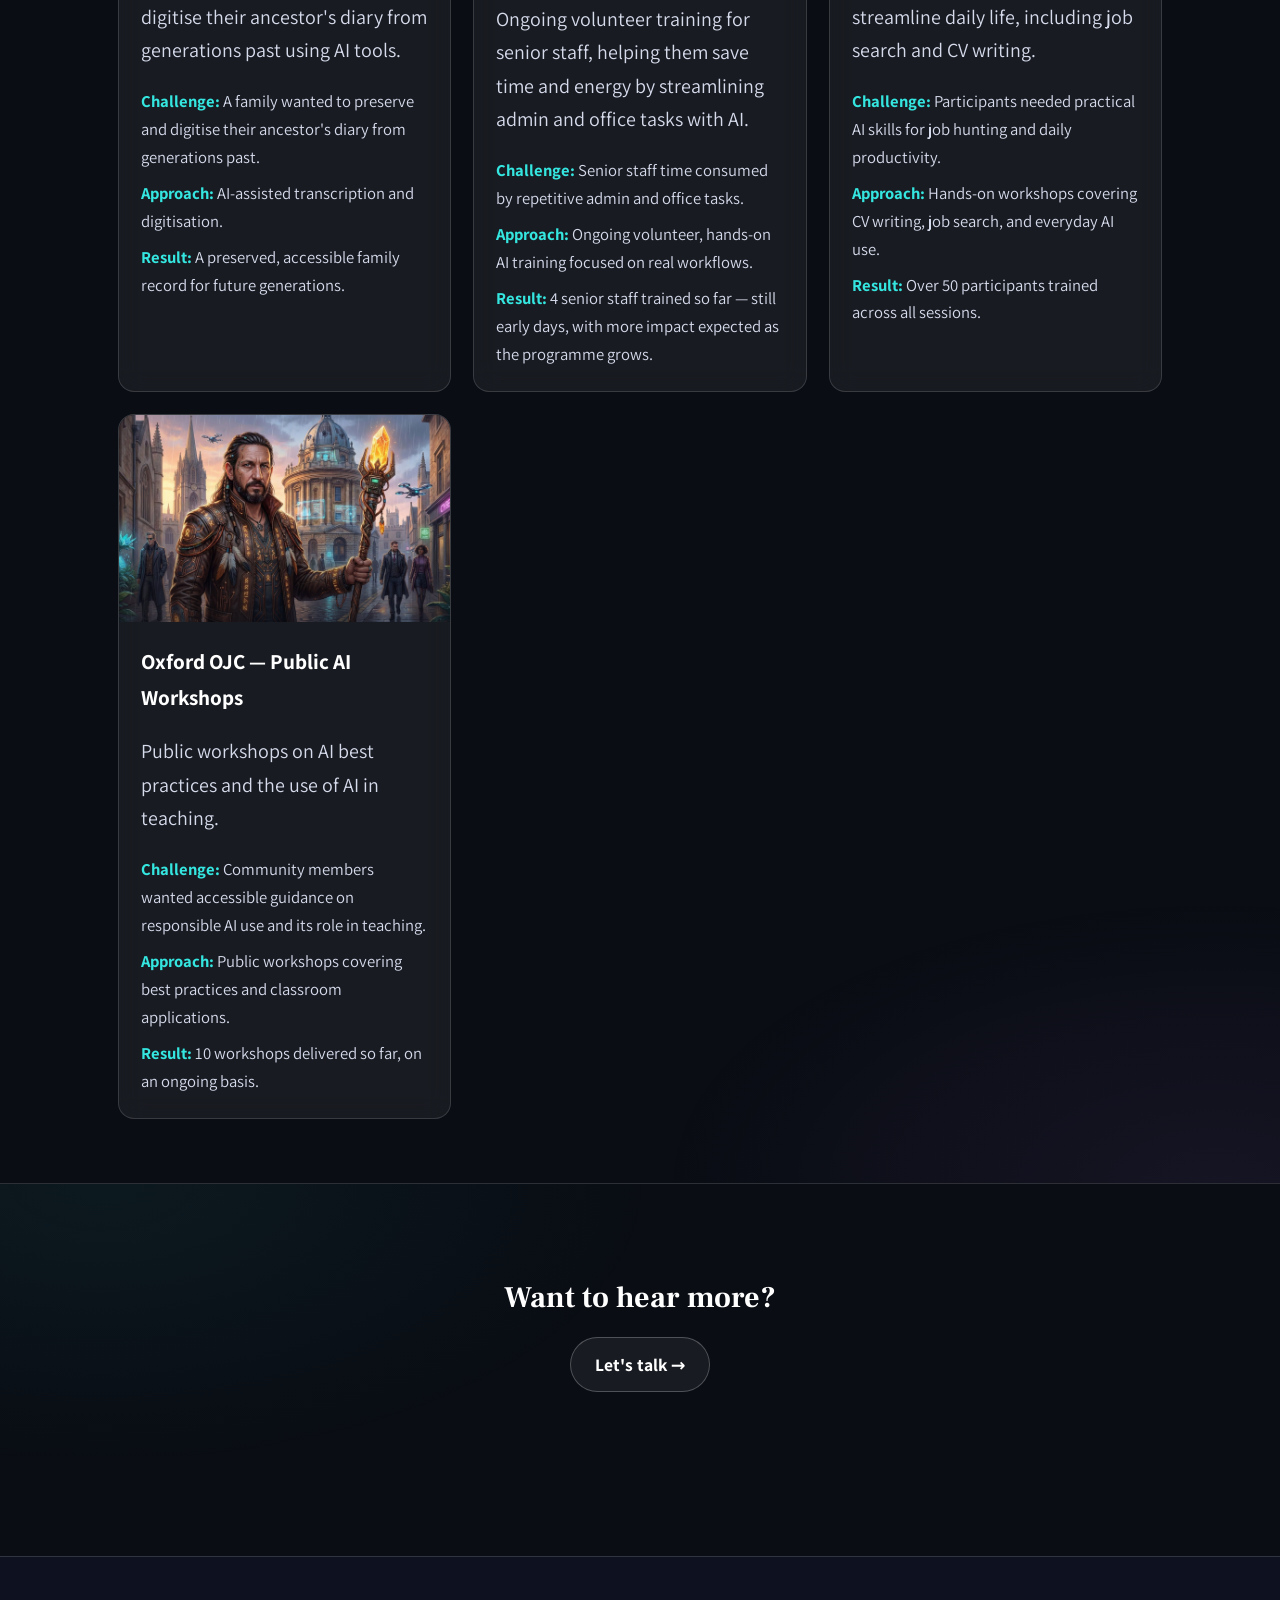
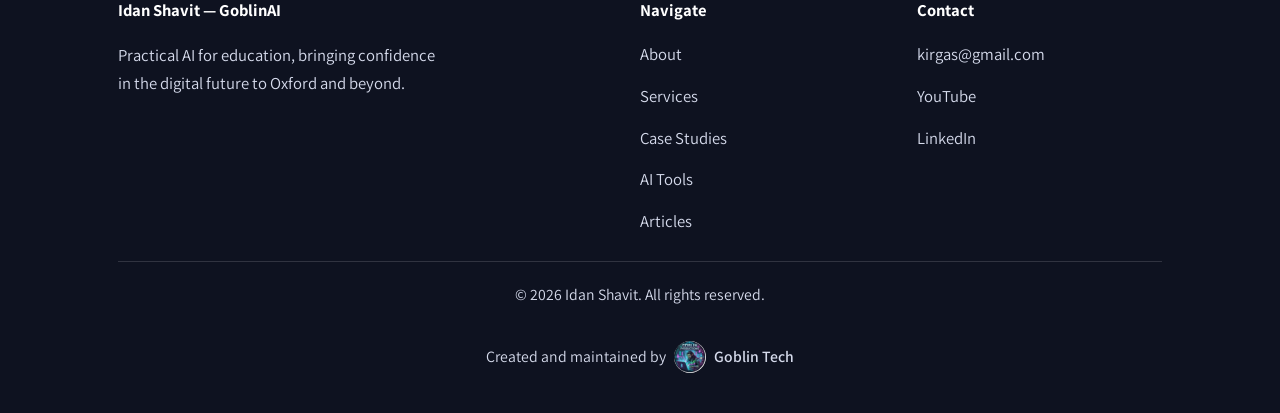
<file: en/case-studies.html>
<!DOCTYPE html>
<html lang="en" dir="ltr">
<head>
  <meta charset="UTF-8" />
  <meta name="viewport" content="width=device-width, initial-scale=1.0" />
  <title>Case Studies — Idan Shavit | GoblinAI</title>
  <meta name="description" content="Real-world case studies: AI-in-education projects and collaborations, from Kaye College to the VOLCANIC Erasmus+ project." />
  <meta property="og:title" content="Case Studies — Idan Shavit | GoblinAI" />
  <meta property="og:description" content="Real-world case studies: AI-in-education projects and collaborations, from Kaye College to the VOLCANIC Erasmus+ project." />
  <meta property="og:image" content="https://coldgoblin.github.io/goblinai/assets/photos/28-hero-case-studies.jpg" />
  <meta property="og:type" content="website" />
  <link rel="icon" type="image/png" href="../assets/photos/10-goblin-productions-logo.jpg" />
  <link rel="preconnect" href="https://fonts.googleapis.com">
  <link href="https://fonts.googleapis.com/css2?family=Assistant:wght@400;600;700;800&family=Frank+Ruhl+Libre:wght@600;700&display=swap" rel="stylesheet">
  <link rel="stylesheet" href="../css/style.css" />
</head>
<body style="--page-bg:url('../assets/photos/28-hero-case-studies.jpg');">
  <a class="skip-link" href="#main">Skip to content</a>
  <header>
    <div class="nav-wrap">
      <a class="brand" href="index.html"><span class="mark"><img src="../assets/photos/10-goblin-productions-logo.jpg" alt="GoblinAI"></span> GoblinAI</a>
      <button class="nav-toggle" aria-label="Toggle navigation">&#9776;</button>
      <ul class="tabs">
        <li><a href="index.html">Home</a></li>
        <li><a href="about.html">About</a></li>
        <li><a href="services.html">Services</a></li>
        <li><a href="case-studies.html" class="active">Case Studies</a></li>
        <li><a href="tools.html">AI Tools</a></li>
        <li><a href="articles.html">Articles</a></li>
        <li><a href="contact.html">Contact</a></li>
      </ul>
      <div class="nav-side">
        <a class="lang-switch" href="../case-studies.html">עברית</a>
      </div>
    </div>
  </header>

  <main id="main">
    <section class="hero" style="padding-bottom:20px;">
      <div class="container" style="max-width:70ch;">
        <span class="eyebrow">Case Studies</span>
        <h1>Real-World AI Education</h1>
        <p class="lead">Examples of AI training and consultancy delivered for schools, colleges, organisations, and communities.</p>
      </div>
    </section>

    <section>
      <div class="container">
        <div class="grid">
          <div class="case-card">
            <div class="case-photo"><img loading="lazy" src="../assets/case-studies/11-welcome-to-world-of-ai-workshop.jpg" alt="Kaye College teacher training workshop" /></div>
            <div class="case-body">
              <h3>Teacher Training Workshop — Kaye College</h3>
              <p>A custom 9-workshop series for Kaye College lecturers, from AI basics and digital content creation to NotebookLM, AI chatbots for teaching, and Google Studio integration.</p>
              <div class="case-steps">
                <div><span>Challenge: </span>Teachers needed practical AI skills but lacked hands-on experience with educational tools.</div>
                <div><span>Approach: </span>Nine practical workshops tailored to Kaye College lecturers.</div>
                <div><span>Result: </span>Over 60 lecturers trained across the series.</div>
              </div>
            </div>
          </div>

          <div class="case-card">
            <div class="case-photo"><img loading="lazy" src="../assets/case-studies/12-volcanic-upf-videocall.jpg" alt="VOLCANIC Erasmus+ project" /></div>
            <div class="case-body">
              <h3>VOLCANIC Project — EU Erasmus+</h3>
              <p>Cross-European collaboration on inclusive AI strategies for disadvantaged populations.</p>
              <div class="case-steps">
                <div><span>Challenge: </span>Educational institutions across Europe needed inclusive AI strategies for disadvantaged populations.</div>
                <div><span>Approach: </span>International Erasmus+ collaboration on inclusive practice.</div>
                <div><span>Result: </span>A shared inclusive-AI framework across 12 institutions in 7 countries.</div>
              </div>
            </div>
          </div>

          <div class="case-card">
            <div class="case-photo"><img loading="lazy" src="../assets/case-studies/community-ai-literacy.jpeg" alt="Community AI Literacy Programme" /></div>
            <div class="case-body">
              <h3>Community AI Literacy Programme</h3>
              <p>Making AI approachable for older adults who felt left behind by rapidly advancing technology.</p>
              <div class="case-steps">
                <div><span>Challenge: </span>Older adults felt left behind by rapidly advancing AI technology.</div>
                <div><span>Approach: </span>Patient, accessible community-based AI literacy sessions.</div>
                <div><span>Result: </span>A running community of over 300 participants.</div>
              </div>
            </div>
          </div>

          <div class="case-card">
            <div class="case-photo"><img loading="lazy" src="../assets/case-studies/annes-family-diary.png" alt="Anne's Family Diary Project" /></div>
            <div class="case-body">
              <h3>Anne's Family Diary Project</h3>
              <p>Helping a family preserve and digitise their ancestor's diary from generations past using AI tools.</p>
              <div class="case-steps">
                <div><span>Challenge: </span>A family wanted to preserve and digitise their ancestor's diary from generations past.</div>
                <div><span>Approach: </span>AI-assisted transcription and digitisation.</div>
                <div><span>Result: </span>A preserved, accessible family record for future generations.</div>
              </div>
            </div>
          </div>

          <div class="case-card">
            <div class="case-photo"><img loading="lazy" src="../assets/logos/23-daybreak-logo.jpg" alt="Daybreak workplace AI training" /></div>
            <div class="case-body">
              <h3>Daybreak — Senior Staff AI Training</h3>
              <p>Ongoing volunteer training for senior staff, helping them save time and energy by streamlining admin and office tasks with AI.</p>
              <div class="case-steps">
                <div><span>Challenge: </span>Senior staff time consumed by repetitive admin and office tasks.</div>
                <div><span>Approach: </span>Ongoing volunteer, hands-on AI training focused on real workflows.</div>
                <div><span>Result: </span>4 senior staff trained so far — still early days, with more impact expected as the programme grows.</div>
              </div>
            </div>
          </div>

          <div class="case-card">
            <div class="case-photo"><img loading="lazy" src="../assets/photos/idan-shavit-portrait.jpg" alt="OUNC workshops" /></div>
            <div class="case-body">
              <h3>OUNC — AI for Everyday Life</h3>
              <p>Workshops on using AI to streamline daily life, including job search and CV writing.</p>
              <div class="case-steps">
                <div><span>Challenge: </span>Participants needed practical AI skills for job hunting and daily productivity.</div>
                <div><span>Approach: </span>Hands-on workshops covering CV writing, job search, and everyday AI use.</div>
                <div><span>Result: </span>Over 50 participants trained across all sessions.</div>
              </div>
            </div>
          </div>

          <div class="case-card">
            <div class="case-photo"><img loading="lazy" src="../assets/photos/13-oxford-rune-shaman.jpeg" alt="Oxford OJC public workshops" /></div>
            <div class="case-body">
              <h3>Oxford OJC — Public AI Workshops</h3>
              <p>Public workshops on AI best practices and the use of AI in teaching.</p>
              <div class="case-steps">
                <div><span>Challenge: </span>Community members wanted accessible guidance on responsible AI use and its role in teaching.</div>
                <div><span>Approach: </span>Public workshops covering best practices and classroom applications.</div>
                <div><span>Result: </span>10 workshops delivered so far, on an ongoing basis.</div>
              </div>
            </div>
          </div>
        </div>
      </div>
    </section>
    <section>
      <div class="container" style="text-align:center;">
        <h2 style="font-family:var(--serif); margin-bottom:14px;">Want to hear more?</h2>
        <a class="btn btn-secondary" href="contact.html">Let's talk &rarr;</a>
      </div>
    </section>
  </main>

  <footer>
    <div class="container">
      <div class="footer-grid">
        <div>
          <h5>Idan Shavit — GoblinAI</h5>
          <p style="color:var(--muted); font-size:0.9rem; max-width:40ch;">Practical AI for education, bringing confidence in the digital future to Oxford and beyond.</p>
        </div>
        <div>
          <h5>Navigate</h5>
          <ul>
            <li><a href="about.html">About</a></li>
            <li><a href="services.html">Services</a></li>
            <li><a href="case-studies.html">Case Studies</a></li>
            <li><a href="tools.html">AI Tools</a></li>
            <li><a href="articles.html">Articles</a></li>
          </ul>
        </div>
        <div>
          <h5>Contact</h5>
          <ul>
            <li><a href="mailto:kirgas@gmail.com">kirgas@gmail.com</a></li>
            <li><a href="https://www.youtube.com/@idanshavit3679" target="_blank" rel="noopener">YouTube</a></li>
            <li><a href="https://www.linkedin.com/in/idan-shavit-ai-for-all/" target="_blank" rel="noopener">LinkedIn</a></li>
          </ul>
        </div>
      </div>
      <div class="footer-bottom">&copy; 2026 Idan Shavit. All rights reserved.</div>
      <div class="goblin-tech-credit" dir="ltr"><span>Created and maintained by</span><img src="../assets/logos/goblin-logo-640.jpg" alt="" width="32" height="32" loading="lazy"><bdi dir="ltr">Goblin Tech</bdi></div>
    </div>
  </footer>

  <script src="../js/main.js"></script>
</body>
</html>
</file>
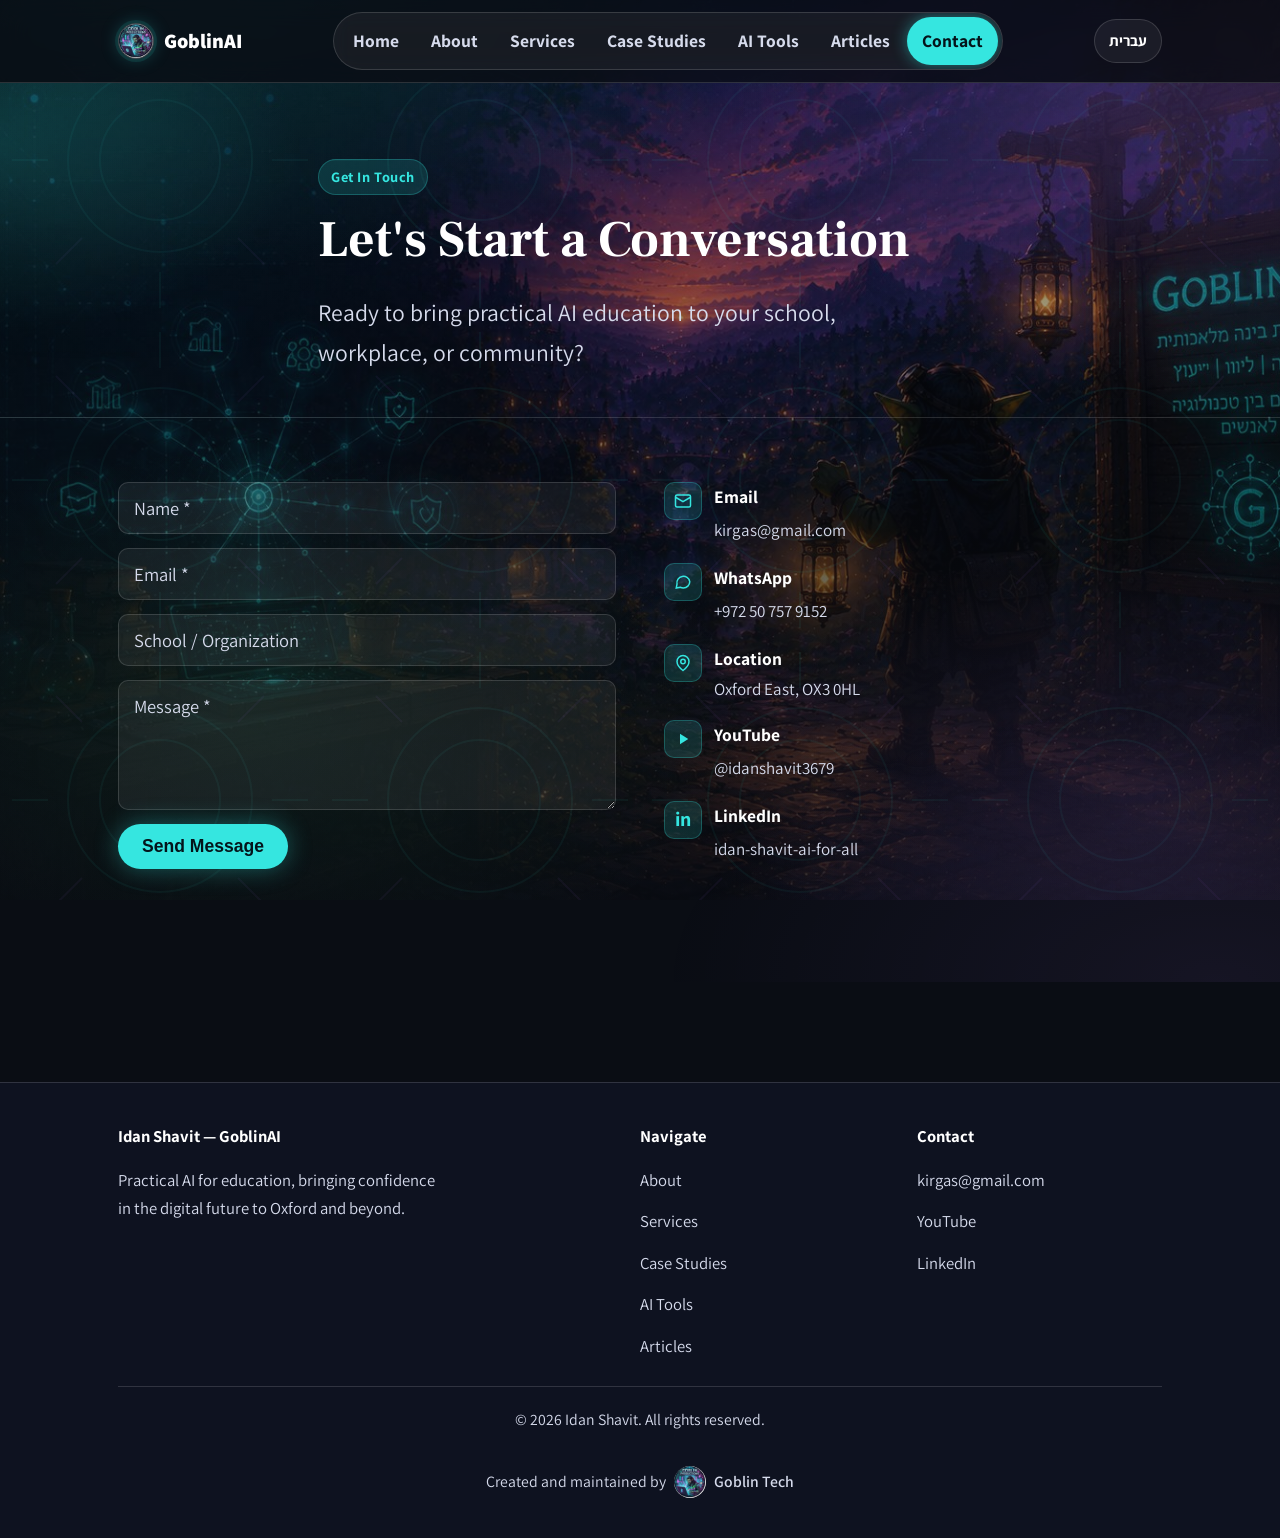
<file: en/contact.html>
<!DOCTYPE html>
<html lang="en" dir="ltr">
<head>
  <meta charset="UTF-8" />
  <meta name="viewport" content="width=device-width, initial-scale=1.0" />
  <title>Contact — Idan Shavit | GoblinAI</title>
  <meta name="description" content="Get in touch with Idan Shavit (GoblinAI) about AI training, consultancy, and workshops for your school or organisation." />
  <meta property="og:title" content="Contact — Idan Shavit | GoblinAI" />
  <meta property="og:description" content="Get in touch with Idan Shavit (GoblinAI) about AI training, consultancy, and workshops for your school or organisation." />
  <meta property="og:image" content="https://coldgoblin.github.io/goblinai/assets/photos/31-hero-contact.jpg" />
  <meta property="og:type" content="website" />
  <link rel="icon" type="image/png" href="../assets/photos/10-goblin-productions-logo.jpg" />
  <link rel="preconnect" href="https://fonts.googleapis.com">
  <link href="https://fonts.googleapis.com/css2?family=Assistant:wght@400;600;700;800&family=Frank+Ruhl+Libre:wght@600;700&display=swap" rel="stylesheet">
  <link rel="stylesheet" href="../css/style.css" />
</head>
<body style="--page-bg:url('../assets/photos/31-hero-contact.jpg');">
  <a class="skip-link" href="#main">Skip to content</a>
  <header>
    <div class="nav-wrap">
      <a class="brand" href="index.html"><span class="mark"><img src="../assets/photos/10-goblin-productions-logo.jpg" alt="GoblinAI"></span> GoblinAI</a>
      <button class="nav-toggle" aria-label="Toggle navigation">&#9776;</button>
      <ul class="tabs">
        <li><a href="index.html">Home</a></li>
        <li><a href="about.html">About</a></li>
        <li><a href="services.html">Services</a></li>
        <li><a href="case-studies.html">Case Studies</a></li>
        <li><a href="tools.html">AI Tools</a></li>
        <li><a href="articles.html">Articles</a></li>
        <li><a href="contact.html" class="active">Contact</a></li>
      </ul>
      <div class="nav-side">
        <a class="lang-switch" href="../contact.html">עברית</a>
      </div>
    </div>
  </header>

  <main id="main">
    <section class="hero" style="padding-bottom:20px;">
      <div class="container" style="max-width:70ch;">
        <span class="eyebrow">Get In Touch</span>
        <h1>Let's Start a Conversation</h1>
        <p class="lead">Ready to bring practical AI education to your school, workplace, or community?</p>
      </div>
    </section>

    <section>
      <div class="container contact-grid">
        <form id="contact-form">
          <input type="hidden" name="access_key" value="bd1309b8-9647-427c-8c9f-c7c0447d1ffd" />
          <input type="hidden" name="subject" value="New website inquiry — GoblinAI" />
          <input type="checkbox" name="botcheck" style="display:none;" tabindex="-1" autocomplete="off" />
          <label class="sr-only" for="cf-name">Name</label>
          <input id="cf-name" type="text" name="name" placeholder="Name *" required />
          <label class="sr-only" for="cf-email">Email</label>
          <input id="cf-email" type="email" name="email" placeholder="Email *" required />
          <label class="sr-only" for="cf-org">School / Organization</label>
          <input id="cf-org" type="text" name="org" placeholder="School / Organization" />
          <label class="sr-only" for="cf-message">Message</label>
          <textarea id="cf-message" name="message" placeholder="Message *" required></textarea>
          <button type="submit" class="btn btn-primary submit">Send Message</button>
          <p id="form-status" class="lead" style="font-size:0.95rem;"></p>
        </form>

        <div class="contact-info">
          <div class="item">
            <div class="icon"><svg width="18" height="18" viewBox="0 0 24 24" fill="none" stroke="currentColor" stroke-width="2" aria-hidden="true"><rect x="2" y="4" width="20" height="16" rx="2"/><path d="m2 7 10 6 10-6"/></svg></div>
            <div>
              <h4>Email</h4>
              <a href="mailto:kirgas@gmail.com">kirgas@gmail.com</a>
            </div>
          </div>
          <div class="item">
            <div class="icon"><svg width="18" height="18" viewBox="0 0 24 24" fill="none" stroke="currentColor" stroke-width="2" aria-hidden="true"><path d="M21 11.5a8.5 8.5 0 0 1-8.5 8.5c-1.5 0-3-.4-4.2-1L3 20l1-5.3A8.5 8.5 0 1 1 21 11.5z"/></svg></div>
            <div>
              <h4>WhatsApp</h4>
              <a href="https://wa.me/972507579152" target="_blank" rel="noopener" dir="ltr" style="unicode-bidi:isolate;">+972 50 757 9152</a>
            </div>
          </div>
          <div class="item">
            <div class="icon"><svg width="18" height="18" viewBox="0 0 24 24" fill="none" stroke="currentColor" stroke-width="2" aria-hidden="true"><path d="M20 10c0 6-8 12-8 12s-8-6-8-12a8 8 0 0 1 16 0z"/><circle cx="12" cy="10" r="3"/></svg></div>
            <div>
              <h4>Location</h4>
              <p>Oxford East, OX3 0HL</p>
            </div>
          </div>
          <div class="item">
            <div class="icon"><svg width="18" height="18" viewBox="0 0 24 24" fill="currentColor" aria-hidden="true"><path d="M8 5v14l11-7z"/></svg></div>
            <div>
              <h4>YouTube</h4>
              <a href="https://www.youtube.com/@idanshavit3679" target="_blank" rel="noopener">@idanshavit3679</a>
            </div>
          </div>
          <div class="item">
            <div class="icon">in</div>
            <div>
              <h4>LinkedIn</h4>
              <a href="https://www.linkedin.com/in/idan-shavit-ai-for-all/" target="_blank" rel="noopener">idan-shavit-ai-for-all</a>
            </div>
          </div>
        </div>
      </div>
    </section>
  </main>

  <footer>
    <div class="container">
      <div class="footer-grid">
        <div>
          <h5>Idan Shavit — GoblinAI</h5>
          <p style="color:var(--muted); font-size:0.9rem; max-width:40ch;">Practical AI for education, bringing confidence in the digital future to Oxford and beyond.</p>
        </div>
        <div>
          <h5>Navigate</h5>
          <ul>
            <li><a href="about.html">About</a></li>
            <li><a href="services.html">Services</a></li>
            <li><a href="case-studies.html">Case Studies</a></li>
            <li><a href="tools.html">AI Tools</a></li>
            <li><a href="articles.html">Articles</a></li>
          </ul>
        </div>
        <div>
          <h5>Contact</h5>
          <ul>
            <li><a href="mailto:kirgas@gmail.com">kirgas@gmail.com</a></li>
            <li><a href="https://www.youtube.com/@idanshavit3679" target="_blank" rel="noopener">YouTube</a></li>
            <li><a href="https://www.linkedin.com/in/idan-shavit-ai-for-all/" target="_blank" rel="noopener">LinkedIn</a></li>
          </ul>
        </div>
      </div>
      <div class="footer-bottom">&copy; 2026 Idan Shavit. All rights reserved.</div>
      <div class="goblin-tech-credit" dir="ltr"><span>Created and maintained by</span><img src="../assets/logos/goblin-logo-640.jpg" alt="" width="32" height="32" loading="lazy"><bdi dir="ltr">Goblin Tech</bdi></div>
    </div>
  </footer>

  <script src="../js/main.js"></script>
</body>
</html>
</file>
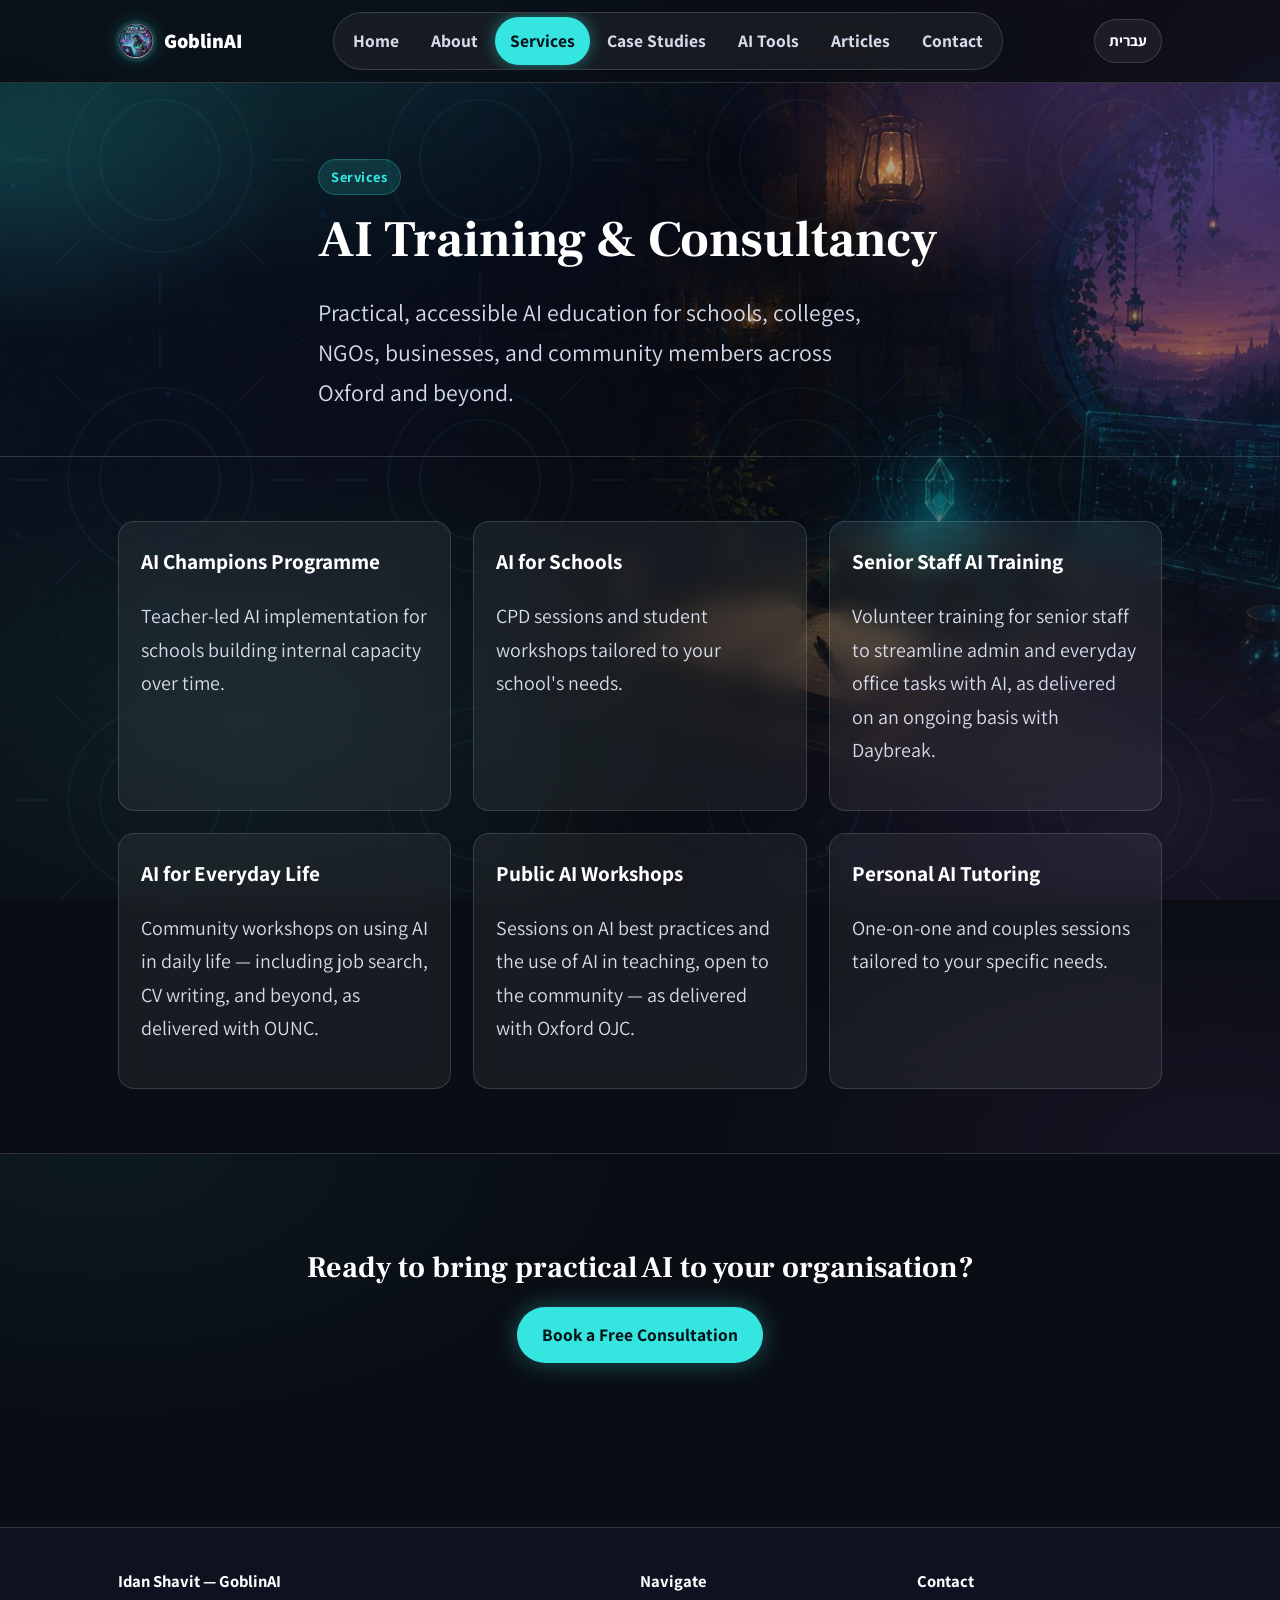
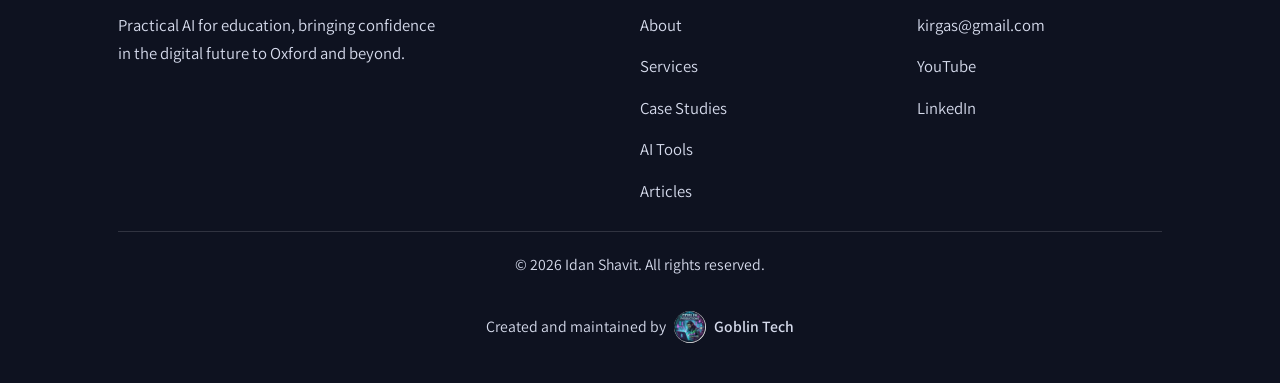
<file: en/services.html>
<!DOCTYPE html>
<html lang="en" dir="ltr">
<head>
  <meta charset="UTF-8" />
  <meta name="viewport" content="width=device-width, initial-scale=1.0" />
  <title>Services — Idan Shavit | GoblinAI</title>
  <meta name="description" content="AI training and consultancy services: teacher workshops, institutional consulting, UI/UX design, and ongoing programme support." />
  <meta property="og:title" content="Services — Idan Shavit | GoblinAI" />
  <meta property="og:description" content="AI training and consultancy services: teacher workshops, institutional consulting, UI/UX design, and ongoing programme support." />
  <meta property="og:image" content="https://coldgoblin.github.io/goblinai/assets/photos/27-hero-services.jpg" />
  <meta property="og:type" content="website" />
  <link rel="icon" type="image/png" href="../assets/photos/10-goblin-productions-logo.jpg" />
  <link rel="preconnect" href="https://fonts.googleapis.com">
  <link href="https://fonts.googleapis.com/css2?family=Assistant:wght@400;600;700;800&family=Frank+Ruhl+Libre:wght@600;700&display=swap" rel="stylesheet">
  <link rel="stylesheet" href="../css/style.css" />
</head>
<body style="--page-bg:url('../assets/photos/27-hero-services.jpg');">
  <a class="skip-link" href="#main">Skip to content</a>
  <header>
    <div class="nav-wrap">
      <a class="brand" href="index.html"><span class="mark"><img src="../assets/photos/10-goblin-productions-logo.jpg" alt="GoblinAI"></span> GoblinAI</a>
      <button class="nav-toggle" aria-label="Toggle navigation">&#9776;</button>
      <ul class="tabs">
        <li><a href="index.html">Home</a></li>
        <li><a href="about.html">About</a></li>
        <li><a href="services.html" class="active">Services</a></li>
        <li><a href="case-studies.html">Case Studies</a></li>
        <li><a href="tools.html">AI Tools</a></li>
        <li><a href="articles.html">Articles</a></li>
        <li><a href="contact.html">Contact</a></li>
      </ul>
      <div class="nav-side">
        <a class="lang-switch" href="../services.html">עברית</a>
      </div>
    </div>
  </header>

  <main id="main">
    <section class="hero" style="padding-bottom:20px;">
      <div class="container" style="max-width:70ch;">
        <span class="eyebrow">Services</span>
        <h1>AI Training &amp; Consultancy</h1>
        <p class="lead">Practical, accessible AI education for schools, colleges, NGOs, businesses, and community members across Oxford and beyond.</p>
      </div>
    </section>

    <section>
      <div class="container">
        <div class="grid">
          <div class="case-card">
            <div class="case-body">
              <h3>AI Champions Programme</h3>
              <p>Teacher-led AI implementation for schools building internal capacity over time.</p>
            </div>
          </div>
          <div class="case-card">
            <div class="case-body">
              <h3>AI for Schools</h3>
              <p>CPD sessions and student workshops tailored to your school's needs.</p>
            </div>
          </div>
          <div class="case-card">
            <div class="case-body">
              <h3>Senior Staff AI Training</h3>
              <p>Volunteer training for senior staff to streamline admin and everyday office tasks with AI, as delivered on an ongoing basis with Daybreak.</p>
            </div>
          </div>
          <div class="case-card">
            <div class="case-body">
              <h3>AI for Everyday Life</h3>
              <p>Community workshops on using AI in daily life — including job search, CV writing, and beyond, as delivered with OUNC.</p>
            </div>
          </div>
          <div class="case-card">
            <div class="case-body">
              <h3>Public AI Workshops</h3>
              <p>Sessions on AI best practices and the use of AI in teaching, open to the community — as delivered with Oxford OJC.</p>
            </div>
          </div>
          <div class="case-card">
            <div class="case-body">
              <h3>Personal AI Tutoring</h3>
              <p>One-on-one and couples sessions tailored to your specific needs.</p>
            </div>
          </div>
        </div>
      </div>
    </section>

    <section>
      <div class="container" style="text-align:center;">
        <h2 style="font-family:var(--serif); margin-bottom:14px;">Ready to bring practical AI to your organisation?</h2>
        <a class="btn btn-primary" href="contact.html">Book a Free Consultation</a>
      </div>
    </section>
  </main>

  <footer>
    <div class="container">
      <div class="footer-grid">
        <div>
          <h5>Idan Shavit — GoblinAI</h5>
          <p style="color:var(--muted); font-size:0.9rem; max-width:40ch;">Practical AI for education, bringing confidence in the digital future to Oxford and beyond.</p>
        </div>
        <div>
          <h5>Navigate</h5>
          <ul>
            <li><a href="about.html">About</a></li>
            <li><a href="services.html">Services</a></li>
            <li><a href="case-studies.html">Case Studies</a></li>
            <li><a href="tools.html">AI Tools</a></li>
            <li><a href="articles.html">Articles</a></li>
          </ul>
        </div>
        <div>
          <h5>Contact</h5>
          <ul>
            <li><a href="mailto:kirgas@gmail.com">kirgas@gmail.com</a></li>
            <li><a href="https://www.youtube.com/@idanshavit3679" target="_blank" rel="noopener">YouTube</a></li>
            <li><a href="https://www.linkedin.com/in/idan-shavit-ai-for-all/" target="_blank" rel="noopener">LinkedIn</a></li>
          </ul>
        </div>
      </div>
      <div class="footer-bottom">&copy; 2026 Idan Shavit. All rights reserved.</div>
      <div class="goblin-tech-credit" dir="ltr"><span>Created and maintained by</span><img src="../assets/logos/goblin-logo-640.jpg" alt="" width="32" height="32" loading="lazy"><bdi dir="ltr">Goblin Tech</bdi></div>
    </div>
  </footer>

  <script src="../js/main.js"></script>
</body>
</html>
</file>
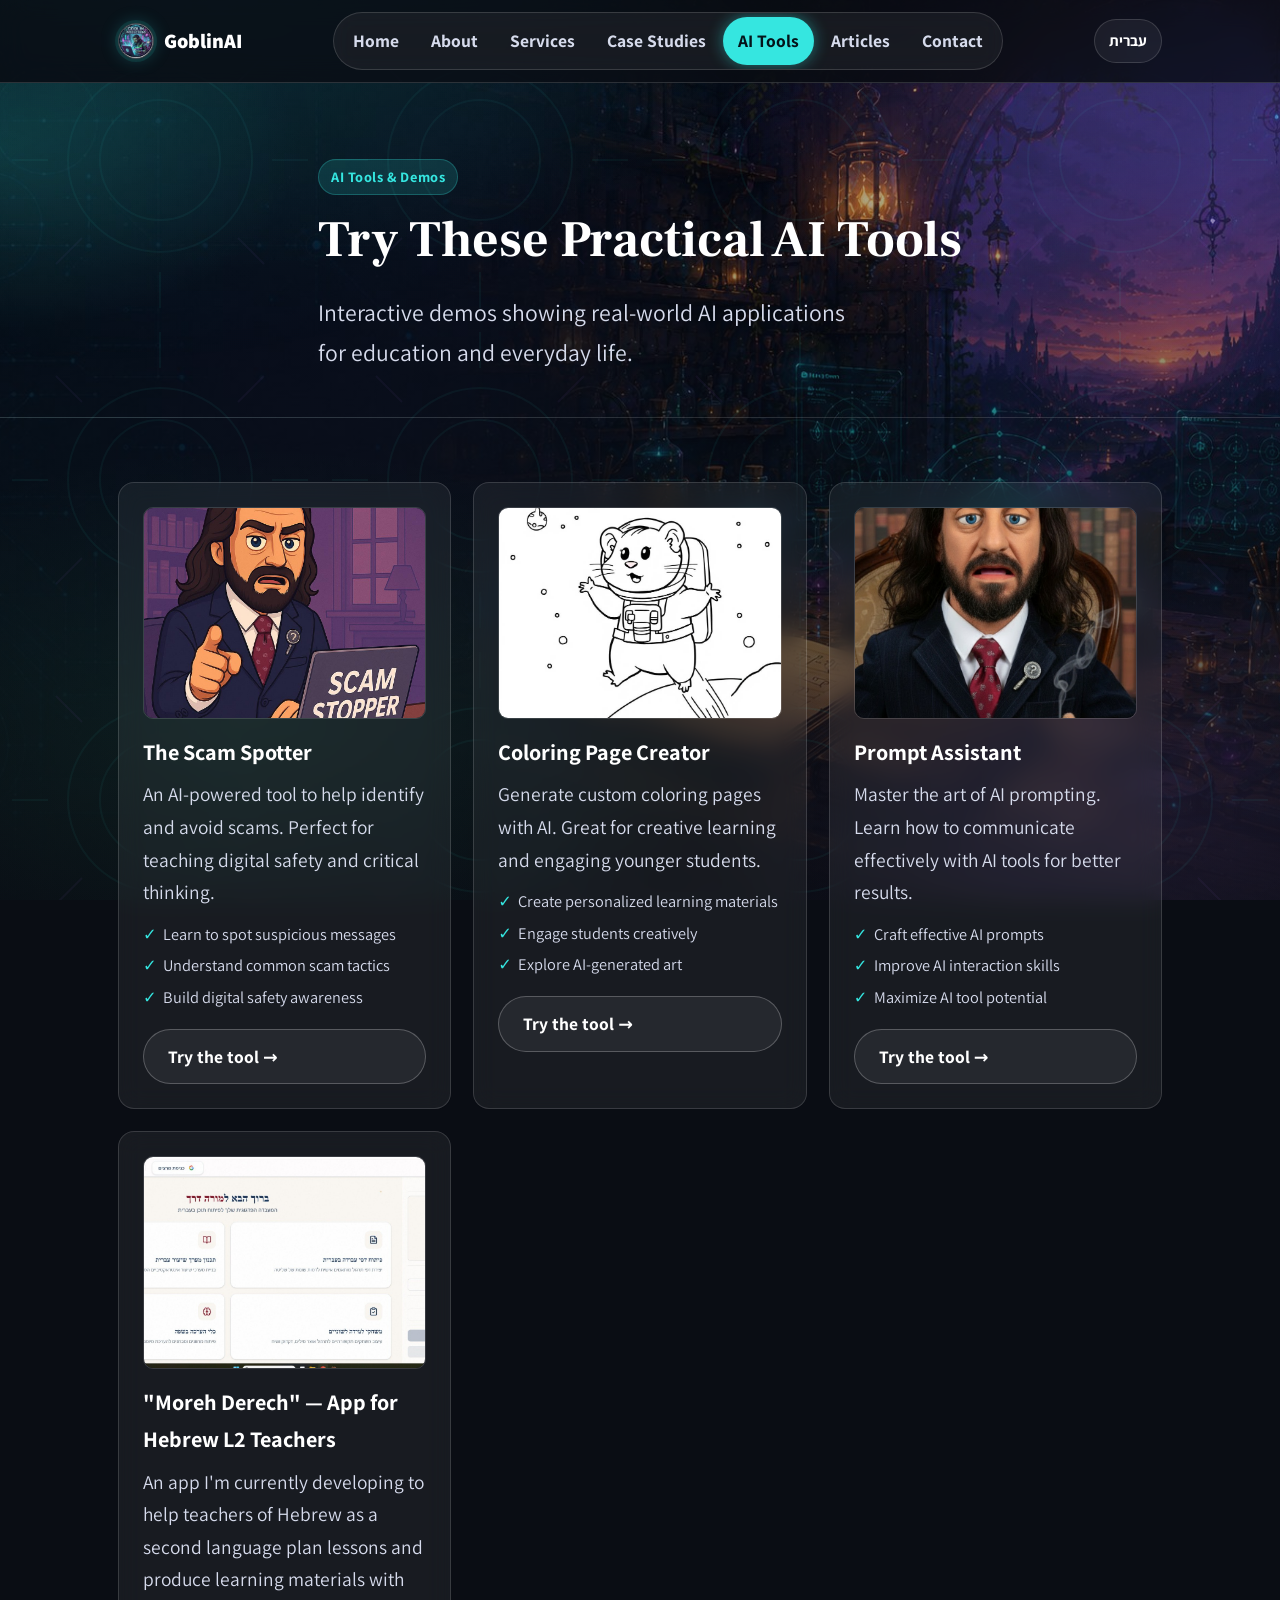
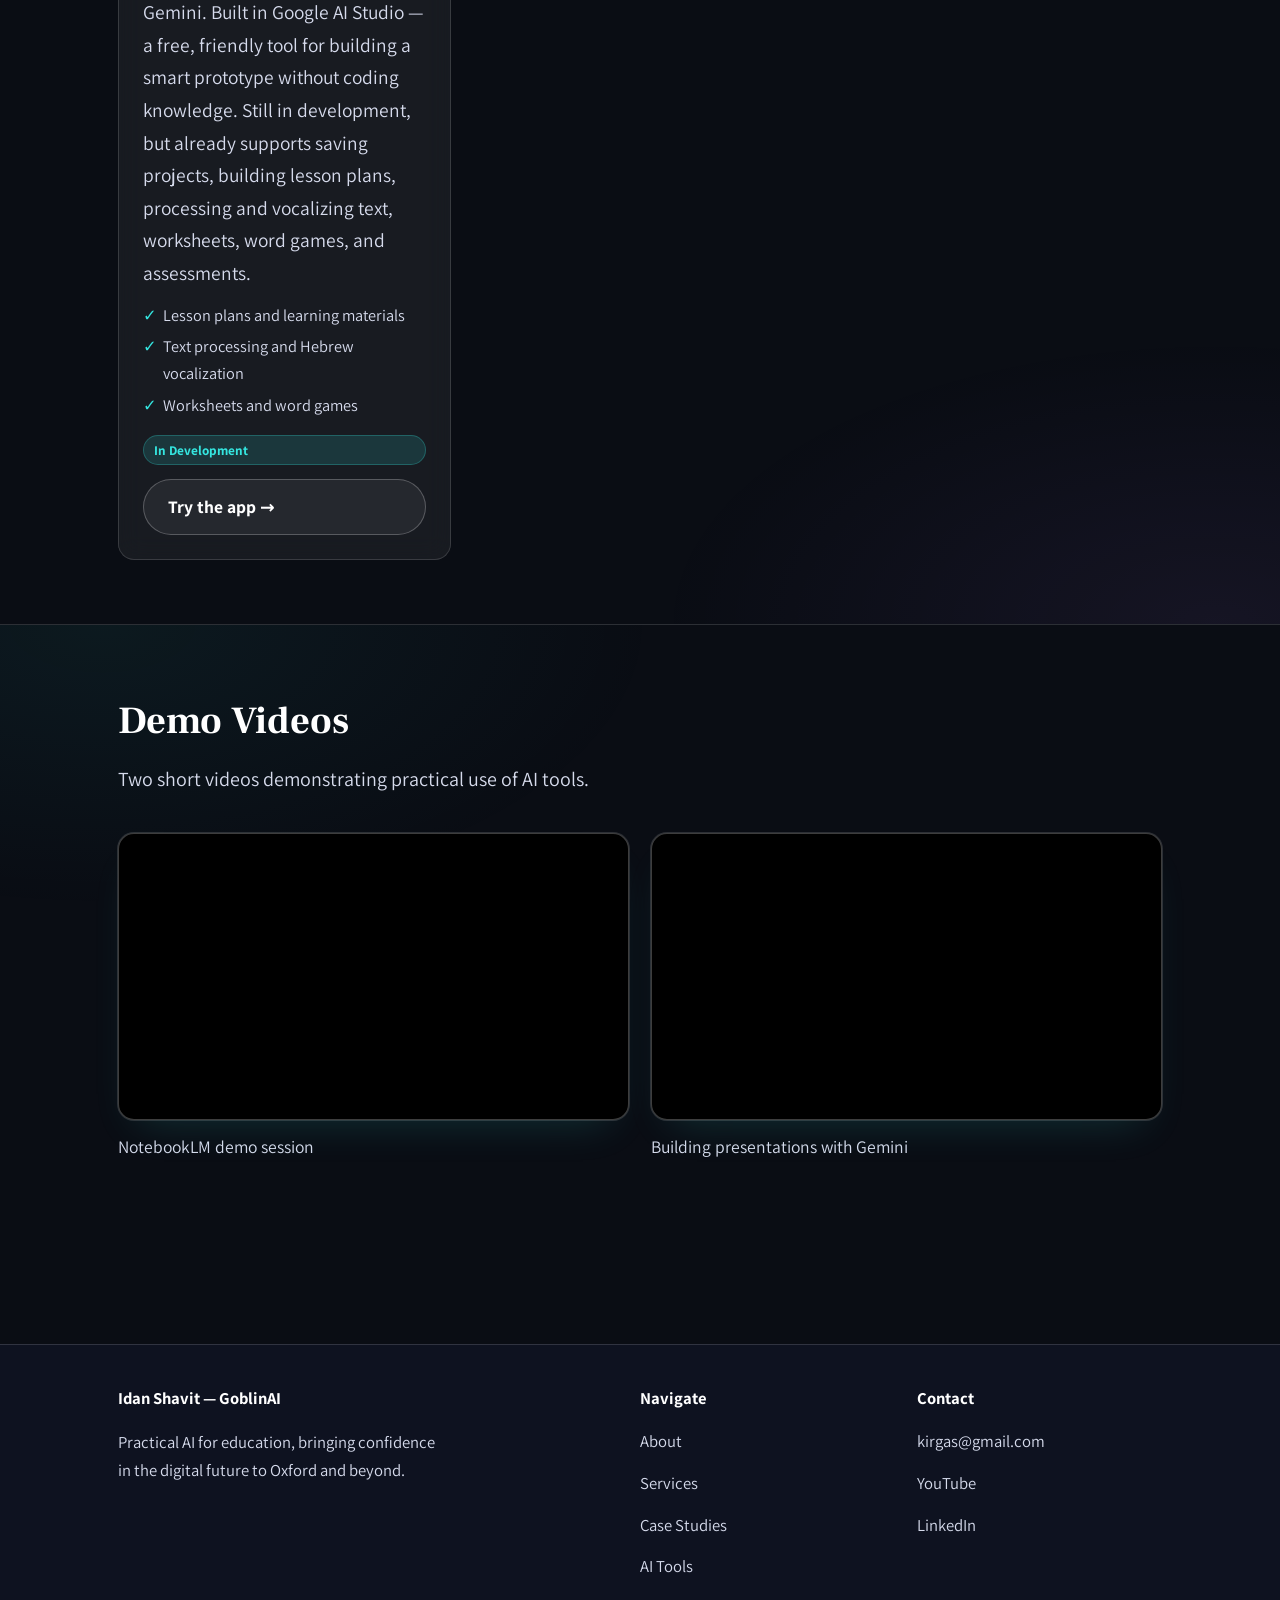
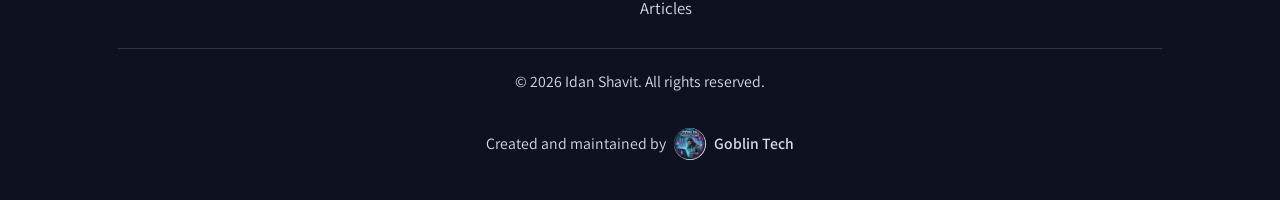
<file: en/tools.html>
<!DOCTYPE html>
<html lang="en" dir="ltr">
<head>
  <meta charset="UTF-8" />
  <meta name="viewport" content="width=device-width, initial-scale=1.0" />
  <title>AI Tools — Idan Shavit | GoblinAI</title>
  <meta name="description" content="Practical AI tools to try: The Scam Spotter, Coloring Page Creator, Prompt Assistant, and a smart app for Hebrew L2 teachers." />
  <meta property="og:title" content="AI Tools — Idan Shavit | GoblinAI" />
  <meta property="og:description" content="Practical AI tools to try: The Scam Spotter, Coloring Page Creator, Prompt Assistant, and a smart app for Hebrew L2 teachers." />
  <meta property="og:image" content="https://coldgoblin.github.io/goblinai/assets/photos/29-hero-tools.jpg" />
  <meta property="og:type" content="website" />
  <link rel="icon" type="image/png" href="../assets/photos/10-goblin-productions-logo.jpg" />
  <link rel="preconnect" href="https://fonts.googleapis.com">
  <link href="https://fonts.googleapis.com/css2?family=Assistant:wght@400;600;700;800&family=Frank+Ruhl+Libre:wght@600;700&display=swap" rel="stylesheet">
  <link rel="stylesheet" href="../css/style.css" />
</head>
<body style="--page-bg:url('../assets/photos/29-hero-tools.jpg');">
  <a class="skip-link" href="#main">Skip to content</a>
  <header>
    <div class="nav-wrap">
      <a class="brand" href="index.html"><span class="mark"><img src="../assets/photos/10-goblin-productions-logo.jpg" alt="GoblinAI"></span> GoblinAI</a>
      <button class="nav-toggle" aria-label="Toggle navigation">&#9776;</button>
      <ul class="tabs">
        <li><a href="index.html">Home</a></li>
        <li><a href="about.html">About</a></li>
        <li><a href="services.html">Services</a></li>
        <li><a href="case-studies.html">Case Studies</a></li>
        <li><a href="tools.html" class="active">AI Tools</a></li>
        <li><a href="articles.html">Articles</a></li>
        <li><a href="contact.html">Contact</a></li>
      </ul>
      <div class="nav-side">
        <a class="lang-switch" href="../tools.html">עברית</a>
      </div>
    </div>
  </header>

  <main id="main">
    <section class="hero" style="padding-bottom:20px;">
      <div class="container" style="max-width:70ch;">
        <span class="eyebrow">AI Tools &amp; Demos</span>
        <h1>Try These Practical AI Tools</h1>
        <p class="lead">Interactive demos showing real-world AI applications for education and everyday life.</p>
      </div>
    </section>

    <section>
      <div class="container">
        <div class="grid">
          <div class="card tool-card">
            <div class="tool-shot"><img loading="lazy" src="../assets/tools/scam-spotter.png" alt="The Scam Spotter" /></div>
            <h3>The Scam Spotter</h3>
            <p>An AI-powered tool to help identify and avoid scams. Perfect for teaching digital safety and critical thinking.</p>
            <ul>
              <li>Learn to spot suspicious messages</li>
              <li>Understand common scam tactics</li>
              <li>Build digital safety awareness</li>
            </ul>
            <a class="btn btn-secondary" style="margin-top:14px;" href="https://chatgpt.com/g/g-68dd68fbf5b48191bb3161cffe6d9348-the-scam-spotter" target="_blank" rel="noopener">Try the tool &rarr;</a>
          </div>

          <div class="card tool-card">
            <div class="tool-shot"><img loading="lazy" src="../assets/tools/coloring-page-creator.jpg" alt="Coloring Page Creator" /></div>
            <h3>Coloring Page Creator</h3>
            <p>Generate custom coloring pages with AI. Great for creative learning and engaging younger students.</p>
            <ul>
              <li>Create personalized learning materials</li>
              <li>Engage students creatively</li>
              <li>Explore AI-generated art</li>
            </ul>
            <a class="btn btn-secondary" style="margin-top:14px;" href="https://websim.com/@Kirgas/coloring-book-creator" target="_blank" rel="noopener">Try the tool &rarr;</a>
          </div>

          <div class="card tool-card">
            <div class="tool-shot"><img loading="lazy" src="../assets/tools/prompt-assistant.jpeg" alt="Prompt Assistant" /></div>
            <h3>Prompt Assistant</h3>
            <p>Master the art of AI prompting. Learn how to communicate effectively with AI tools for better results.</p>
            <ul>
              <li>Craft effective AI prompts</li>
              <li>Improve AI interaction skills</li>
              <li>Maximize AI tool potential</li>
            </ul>
            <a class="btn btn-secondary" style="margin-top:14px;" href="https://gemini.google.com/gem/1wf8nWe7D7Wu82WfVRrLkmqVdUDw7846k" target="_blank" rel="noopener">Try the tool &rarr;</a>
          </div>

          <div class="card tool-card">
            <div class="tool-shot"><img loading="lazy" src="../assets/tools/hebrew-l2-app-screenshot.jpg" alt="Moreh Derech — app for Hebrew-as-a-Second-Language teachers" /></div>
            <h3>"Moreh Derech" — App for Hebrew L2 Teachers</h3>
            <p>An app I'm currently developing to help teachers of Hebrew as a second language plan lessons and produce learning materials with Gemini. Built in Google AI Studio — a free, friendly tool for building a smart prototype without coding knowledge. Still in development, but already supports saving projects, building lesson plans, processing and vocalizing text, worksheets, word games, and assessments.</p>
            <ul>
              <li>Lesson plans and learning materials</li>
              <li>Text processing and Hebrew vocalization</li>
              <li>Worksheets and word games</li>
            </ul>
            <span class="tag">In Development</span>
            <a class="btn btn-secondary" style="margin-top:14px; display:block;" href="https://ai.studio/apps/693ec566-d2d5-4247-9278-adc477c1ee13?fullscreenApplet=true" target="_blank" rel="noopener">Try the app &rarr;</a>
          </div>
        </div>
      </div>
    </section>

    <section>
      <div class="container">
        <div class="section-head">
          <h2>Demo Videos</h2>
          <p>Two short videos demonstrating practical use of AI tools.</p>
        </div>
        <div class="grid">
          <div>
            <div class="video-frame">
              <iframe src="https://www.youtube.com/embed/BhWMgFiI_2s" title="NotebookLM demo" allowfullscreen loading="lazy"></iframe>
            </div>
            <p style="margin-top:12px; color:var(--muted); font-size:0.95rem;">NotebookLM demo session</p>
          </div>
          <div>
            <div class="video-frame">
              <iframe src="https://www.youtube.com/embed/lllVRWfywvM" title="Building presentations with Gemini" allowfullscreen loading="lazy"></iframe>
            </div>
            <p style="margin-top:12px; color:var(--muted); font-size:0.95rem;">Building presentations with Gemini</p>
          </div>
        </div>
      </div>
    </section>
  </main>

  <footer>
    <div class="container">
      <div class="footer-grid">
        <div>
          <h5>Idan Shavit — GoblinAI</h5>
          <p style="color:var(--muted); font-size:0.9rem; max-width:40ch;">Practical AI for education, bringing confidence in the digital future to Oxford and beyond.</p>
        </div>
        <div>
          <h5>Navigate</h5>
          <ul>
            <li><a href="about.html">About</a></li>
            <li><a href="services.html">Services</a></li>
            <li><a href="case-studies.html">Case Studies</a></li>
            <li><a href="tools.html">AI Tools</a></li>
            <li><a href="articles.html">Articles</a></li>
          </ul>
        </div>
        <div>
          <h5>Contact</h5>
          <ul>
            <li><a href="mailto:kirgas@gmail.com">kirgas@gmail.com</a></li>
            <li><a href="https://www.youtube.com/@idanshavit3679" target="_blank" rel="noopener">YouTube</a></li>
            <li><a href="https://www.linkedin.com/in/idan-shavit-ai-for-all/" target="_blank" rel="noopener">LinkedIn</a></li>
          </ul>
        </div>
      </div>
      <div class="footer-bottom">&copy; 2026 Idan Shavit. All rights reserved.</div>
      <div class="goblin-tech-credit" dir="ltr"><span>Created and maintained by</span><img src="../assets/logos/goblin-logo-640.jpg" alt="" width="32" height="32" loading="lazy"><bdi dir="ltr">Goblin Tech</bdi></div>
    </div>
  </footer>

  <script src="../js/main.js"></script>
</body>
</html>
</file>
<file: css/style.css>
:root {
  --bg: #0a0d14;
  --bg-2: #0e1220;
  --surface: rgba(255, 255, 255, 0.06);
  --surface-strong: rgba(255, 255, 255, 0.10);
  --ink: #ffffff;
  --muted: #d6dbec;
  --border: rgba(255, 255, 255, 0.14);
  --border-strong: rgba(255, 255, 255, 0.24);
  --accent: #35e6e0;
  --accent-ink: #04141a;
  --accent-2: #b478ff;
  --accent-3: #4ce68a;
  --accent-soft: rgba(53, 230, 224, 0.14);
  --accent-2-soft: rgba(180, 120, 255, 0.16);
  --radius: 16px;
  --max-width: 1100px;
  --serif: "Frank Ruhl Libre", "Georgia", serif;
  --glow: 0 0 0 1px var(--border), 0 20px 40px -20px rgba(53, 230, 224, 0.18);
}

* { box-sizing: border-box; }

html { scroll-behavior: smooth; font-size: 18.5px; }

body {
  margin: 0;
  background-color: var(--bg);
  background-image:
    radial-gradient(1200px 600px at 15% -10%, rgba(53, 230, 224, 0.16), transparent 60%),
    radial-gradient(1000px 600px at 100% 10%, rgba(180, 120, 255, 0.16), transparent 55%),
    radial-gradient(900px 500px at 20% 80%, rgba(76, 230, 138, 0.08), transparent 55%),
    radial-gradient(800px 500px at 90% 90%, rgba(180, 120, 255, 0.10), transparent 55%),
    linear-gradient(180deg, rgba(10, 13, 20, 0.18) 0%, rgba(10, 13, 20, 0.55) 55%, rgba(10, 13, 20, 0.82) 100%),
    var(--page-bg, none);
  background-size: auto, auto, auto, auto, 100% 100%, cover;
  background-position: 0 0, 0 0, 0 0, 0 0, top center, top center;
  background-repeat: no-repeat;
  background-attachment: fixed;
  color: var(--ink);
  font-family: "Assistant", "Segoe UI", system-ui, -apple-system, sans-serif;
  font-size: 1.08rem;
  line-height: 1.68;
  -webkit-font-smoothing: antialiased;
  position: relative;
}

body::before {
  content: "";
  position: fixed;
  inset: 0;
  z-index: 0;
  pointer-events: none;
  opacity: 0.05;
  background-image: url("data:image/svg+xml,%3Csvg xmlns='http://www.w3.org/2000/svg' width='160' height='160' viewBox='0 0 160 160'%3E%3Cg fill='none' stroke='%2335e6e0' stroke-width='1'%3E%3Ccircle cx='80' cy='80' r='46'/%3E%3Ccircle cx='80' cy='80' r='30'/%3E%3Cpath d='M80 6v18M80 136v18M6 80h18M136 80h18'/%3E%3Cpath d='M28 28l13 13M119 119l13 13M28 132l13-13M119 41l13-13' stroke='%23b478ff'/%3E%3C/g%3E%3C/svg%3E");
  background-size: 320px 320px;
}

header, main, footer { position: relative; z-index: 1; }

a { color: inherit; text-decoration: none; }

/* ---------- Accessibility ---------- */
.sr-only {
  position: absolute;
  width: 1px;
  height: 1px;
  padding: 0;
  margin: -1px;
  overflow: hidden;
  clip: rect(0, 0, 0, 0);
  white-space: nowrap;
  border: 0;
}

.skip-link {
  position: absolute;
  top: -100px;
  inset-inline-start: 16px;
  z-index: 100;
  background: var(--accent);
  color: var(--accent-ink);
  padding: 10px 20px;
  border-radius: 999px;
  font-weight: 700;
  transition: top 0.2s;
}
.skip-link:focus { top: 12px; }

a:focus-visible, button:focus-visible, input:focus-visible, textarea:focus-visible {
  outline: 2px solid var(--accent);
  outline-offset: 3px;
}

/* iOS Safari ignores/breaks background-attachment: fixed */
@media (max-width: 1024px) {
  body { background-attachment: scroll; }
}

.container {
  max-width: var(--max-width);
  margin: 0 auto;
  padding: 0 28px;
}

img { max-width: 100%; display: block; }

/* ---------- Glass surface base ---------- */
.glass {
  background: var(--surface);
  border: 1px solid var(--border);
  border-radius: var(--radius);
  backdrop-filter: blur(14px);
  -webkit-backdrop-filter: blur(14px);
}

/* ---------- Header / Tab navigation ---------- */
header {
  position: sticky;
  top: 0;
  z-index: 20;
  background: rgba(10, 13, 20, 0.72);
  backdrop-filter: blur(14px);
  -webkit-backdrop-filter: blur(14px);
  border-bottom: 1px solid var(--border);
}

.nav-wrap {
  position: relative;
  max-width: var(--max-width);
  margin: 0 auto;
  padding: 12px 28px;
  display: flex;
  align-items: center;
  justify-content: space-between;
  gap: 20px;
}

.brand {
  display: flex;
  align-items: center;
  gap: 10px;
  font-weight: 800;
  font-size: 1.1rem;
  white-space: nowrap;
  color: var(--ink);
}

.brand .mark {
  width: 36px;
  height: 36px;
  border-radius: 50%;
  overflow: hidden;
  border: 1px solid var(--border-strong);
  box-shadow: 0 0 0 3px rgba(53, 230, 224, 0.10), 0 0 18px rgba(53, 230, 224, 0.25);
  flex-shrink: 0;
}
.brand .mark img { width: 100%; height: 100%; object-fit: cover; }

.tabs {
  display: flex;
  align-items: center;
  gap: 2px;
  list-style: none;
  margin: 0;
  padding: 4px;
  background: var(--surface);
  border: 1px solid var(--border);
  border-radius: 999px;
  backdrop-filter: blur(10px);
  overflow-x: auto;
}

.tabs a {
  display: inline-block;
  padding: 9px 15px;
  border-radius: 999px;
  font-size: 0.95rem;
  font-weight: 700;
  color: var(--muted);
  white-space: nowrap;
  transition: background 0.18s, color 0.18s, transform 0.18s;
}
.tabs a:hover { transform: translateY(-1px); }

.tabs a:hover { color: var(--ink); background: var(--surface-strong); }

.tabs a.active {
  color: var(--accent-ink);
  background: var(--accent);
  box-shadow: 0 0 16px rgba(53, 230, 224, 0.45);
}

.nav-side {
  display: flex;
  align-items: center;
  gap: 10px;
}

.lang-switch {
  display: inline-block;
  border: 1px solid var(--border);
  border-radius: 999px;
  padding: 8px 14px;
  font-size: 0.82rem;
  font-weight: 700;
  background: var(--surface);
  color: var(--ink);
}

.lang-switch:hover { border-color: var(--accent); color: var(--accent); }

.nav-toggle {
  display: none;
  background: var(--surface);
  color: var(--ink);
  border: 1px solid var(--border);
  border-radius: 8px;
  padding: 6px 10px;
  font-size: 1.1rem;
  cursor: pointer;
}

/* ---------- Hero ---------- */
.hero {
  position: relative;
  padding: 76px 0 56px;
  border-bottom: 1px solid var(--border);
  overflow: hidden;
}

.hero::before {
  content: "";
  position: absolute;
  inset: 0;
  background:
    radial-gradient(600px 320px at 85% 0%, rgba(180, 120, 255, 0.16), transparent 65%),
    radial-gradient(500px 300px at 0% 20%, rgba(53, 230, 224, 0.14), transparent 60%);
  pointer-events: none;
  z-index: 0;
}

.hero .container { position: relative; z-index: 1; }

.hero-grid {
  display: grid;
  grid-template-columns: 1.2fr 0.8fr;
  gap: 48px;
  align-items: center;
}

.eyebrow {
  display: inline-block;
  font-size: 0.78rem;
  font-weight: 700;
  letter-spacing: 0.04em;
  color: var(--accent);
  background: var(--accent-soft);
  border: 1px solid rgba(53, 230, 224, 0.25);
  padding: 5px 12px;
  border-radius: 999px;
  margin-bottom: 16px;
}

h1 {
  font-family: var(--serif);
  font-size: clamp(2.1rem, 4vw, 3.2rem);
  line-height: 1.15;
  margin: 0 0 16px;
  color: var(--ink);
}

p.lead {
  color: var(--muted);
  font-size: 1.28rem;
  max-width: 46ch;
}

.hero-photo {
  border-radius: var(--radius);
  overflow: hidden;
  border: 1px solid var(--border-strong);
  aspect-ratio: 4 / 5;
  box-shadow: var(--glow);
  position: relative;
}

.hero-photo::after {
  content: "";
  position: absolute;
  inset: 0;
  border-radius: inherit;
  box-shadow: inset 0 0 40px rgba(53, 230, 224, 0.12);
  pointer-events: none;
}

.hero-photo img { width: 100%; height: 100%; object-fit: cover; object-position: center 12%; }

.cta-row { display: flex; gap: 12px; margin-top: 28px; flex-wrap: wrap; }

/* ---------- Buttons ---------- */
.btn {
  display: inline-block;
  padding: 12px 24px;
  border-radius: 999px;
  font-weight: 700;
  font-size: 0.95rem;
  transition: transform 0.15s, box-shadow 0.15s, background 0.15s;
  border: 1px solid transparent;
}

.btn-primary {
  background: var(--accent);
  color: var(--accent-ink);
  box-shadow: 0 0 24px rgba(53, 230, 224, 0.35);
}
.btn-primary:hover { box-shadow: 0 0 32px rgba(53, 230, 224, 0.55); }

.btn-secondary {
  background: var(--surface);
  color: var(--ink);
  border: 1px solid var(--border-strong);
}
.btn-secondary:hover { border-color: var(--accent-2); color: var(--accent-2); }

.btn:hover { transform: translateY(-2px); }

/* ---------- Logo strip ---------- */
.logo-strip {
  display: flex;
  flex-wrap: wrap;
  gap: 16px;
  align-items: center;
}
.logo-strip .logo-chip {
  background: #fff;
  border-radius: 12px;
  padding: 14px 24px;
  height: 72px;
  display: flex;
  align-items: center;
  border: 1px solid var(--border);
  box-shadow: 0 8px 20px -12px rgba(0,0,0,0.5);
}
.logo-strip .logo-chip img {
  height: 100%;
  width: auto;
  max-width: 190px;
  object-fit: contain;
}

/* ---------- Sections ---------- */
main { padding: 0 0 100px; }

section { padding: 64px 0; border-bottom: 1px solid var(--border); position: relative; }
section:last-child { border-bottom: none; }
main > section:nth-of-type(odd) {
  background: radial-gradient(900px 460px at 8% 0%, rgba(53, 230, 224, 0.06), transparent 62%);
}
main > section:nth-of-type(even) {
  background: radial-gradient(900px 460px at 95% 100%, rgba(180, 120, 255, 0.07), transparent 62%);
}

/* ---------- Scroll reveal ---------- */
.reveal { opacity: 0; transform: translateY(26px); transition: opacity 0.7s ease, transform 0.7s ease; }
.reveal.visible { opacity: 1; transform: translateY(0); }

.section-head { max-width: 60ch; margin-bottom: 36px; }
.section-head h2 { font-family: var(--serif); font-size: clamp(1.6rem, 3vw, 2.2rem); margin: 0 0 10px; color: var(--ink); }
.section-head p { color: var(--muted); margin: 0; }

/* ---------- Grid / Cards ---------- */
.grid {
  display: grid;
  grid-template-columns: repeat(auto-fit, minmax(260px, 1fr));
  gap: 22px;
}

.card {
  background: var(--surface);
  border: 1px solid var(--border);
  border-radius: var(--radius);
  padding: 24px;
  backdrop-filter: blur(12px);
  transition: transform 0.18s, box-shadow 0.18s, border-color 0.18s;
}

.card:hover {
  transform: translateY(-3px);
  border-color: rgba(53, 230, 224, 0.35);
  box-shadow: 0 16px 32px -20px rgba(53, 230, 224, 0.35);
}

blockquote.card { margin: 0; }
.card h3 { margin: 0 0 8px; font-size: 1.2rem; color: var(--ink); }
.card p { color: var(--muted); font-size: 1.05rem; margin: 0; }

.card-logo {
  display: inline-flex;
  align-items: center;
  background: #fff;
  border-radius: 8px;
  padding: 6px 10px;
  height: 34px;
  margin-bottom: 12px;
}
.card-logo img { height: 100%; width: auto; max-width: 110px; object-fit: contain; }

.card .note {
  display: block;
  margin-top: 10px;
  font-size: 0.85rem;
  color: var(--accent-2);
  font-weight: 700;
}

.card .tag {
  display: inline-block;
  font-size: 0.72rem;
  font-weight: 700;
  color: var(--accent);
  background: var(--accent-soft);
  border: 1px solid rgba(53, 230, 224, 0.25);
  border-radius: 999px;
  padding: 3px 10px;
  margin-top: 12px;
}

/* ---------- Case study cards with photo ---------- */
.case-card {
  background: var(--surface);
  border: 1px solid var(--border);
  border-radius: var(--radius);
  overflow: hidden;
  backdrop-filter: blur(12px);
  transition: border-color 0.18s, box-shadow 0.18s;
}
.case-card:hover {
  border-color: rgba(180, 120, 255, 0.35);
  box-shadow: 0 16px 32px -20px rgba(180, 120, 255, 0.35);
}

.case-photo { aspect-ratio: 16/10; overflow: hidden; position: relative; }
.case-photo::after {
  content: "";
  position: absolute; inset: 0;
  background: linear-gradient(180deg, transparent 50%, rgba(10,13,20,0.5));
}
.case-photo img { width: 100%; height: 100%; object-fit: cover; }

.case-body { padding: 22px; }
.case-body h3 { margin: 0 0 10px; font-size: 1.15rem; color: var(--ink); }
.case-body p { color: var(--muted); }

.case-steps { display: grid; gap: 8px; margin-top: 14px; font-size: 0.9rem; color: var(--muted); }
.case-steps div span { font-weight: 700; color: var(--accent); }

/* ---------- Timeline (About) ---------- */
.timeline { display: grid; gap: 18px; margin-top: 8px; }
.timeline-item {
  display: grid;
  grid-template-columns: 130px 1fr;
  gap: 18px;
  padding: 16px 0;
  border-bottom: 1px solid var(--border);
}
.timeline-item:last-child { border-bottom: none; }
.timeline-item .when { font-weight: 700; color: var(--accent); font-size: 0.9rem; }
.timeline-item h4 { margin: 0 0 6px; font-size: 1.05rem; color: var(--ink); }
.timeline-item p { margin: 0; color: var(--muted); font-size: 0.92rem; }

/* ---------- Banner photo strip (e.g. Oxford rune-shaman) ---------- */
.banner-photo {
  border-radius: var(--radius);
  overflow: hidden;
  border: 1px solid var(--border-strong);
  box-shadow: var(--glow);
  position: relative;
  aspect-ratio: 21 / 9;
  max-height: 420px;
}
.banner-photo img { width: 100%; height: 100%; object-fit: cover; display: block; }
.banner-photo .caption {
  position: absolute; bottom: 0; inset-inline: 0;
  padding: 14px 20px;
  background: linear-gradient(0deg, rgba(10,13,20,0.85), transparent);
  font-size: 0.85rem;
  color: var(--muted);
}

/* ---------- Tools ---------- */
.tool-card { display: flex; flex-direction: column; }
.tool-shot { border-radius: 10px; overflow: hidden; border: 1px solid var(--border); margin-bottom: 14px; aspect-ratio: 4/3; }
.tool-shot img { width: 100%; height: 100%; object-fit: cover; }
.tool-card ul { padding: 0; margin: 12px 0 0; list-style: none; font-size: 0.88rem; color: var(--muted); }
.tool-card ul li { padding-inline-start: 20px; position: relative; margin-bottom: 4px; }
.tool-card ul li::before { content: "✓"; position: absolute; inset-inline-start: 0; color: var(--accent); font-weight: 700; }

/* ---------- Video embed ---------- */
.video-frame {
  position: relative;
  width: 100%;
  aspect-ratio: 16/9;
  border-radius: var(--radius);
  overflow: hidden;
  border: 1px solid var(--border-strong);
  background: #000;
  box-shadow: var(--glow);
}
.video-frame iframe { width: 100%; height: 100%; border: 0; }

/* ---------- Contact ---------- */
.contact-grid { display: grid; grid-template-columns: 1fr 1fr; gap: 48px; }

form { display: flex; flex-direction: column; gap: 14px; }

input, textarea {
  background: var(--surface);
  border: 1px solid var(--border);
  border-radius: 10px;
  padding: 13px 15px;
  color: var(--ink);
  font-family: inherit;
  font-size: 1rem;
}
input::placeholder, textarea::placeholder { color: var(--muted); }
input:focus, textarea:focus { outline: none; border-color: var(--accent); box-shadow: 0 0 0 3px var(--accent-soft); }
textarea { resize: vertical; min-height: 130px; }

button.submit { border: none; cursor: pointer; align-self: flex-start; }

.contact-info { display: grid; gap: 16px; align-content: start; }
.contact-info .item { display: flex; gap: 12px; align-items: flex-start; }
.contact-info .item .icon {
  width: 38px; height: 38px; border-radius: 10px;
  background: var(--accent-soft); color: var(--accent);
  border: 1px solid rgba(53, 230, 224, 0.25);
  display: flex; align-items: center; justify-content: center;
  font-weight: 700; flex-shrink: 0;
}
.contact-info .item h4 { margin: 0 0 2px; font-size: 0.95rem; color: var(--ink); }
.contact-info .item p, .contact-info .item a { margin: 0; color: var(--muted); font-size: 0.92rem; }
.contact-info .item a:hover { color: var(--accent); }

/* ---------- FAQ ---------- */
details {
  background: var(--surface);
  border: 1px solid var(--border);
  border-radius: 10px;
  padding: 14px 18px;
  margin-bottom: 10px;
}
summary { cursor: pointer; font-weight: 700; color: var(--ink); }
details p { margin: 10px 0 0; color: var(--muted); }

/* ---------- Footer ---------- */
footer {
  border-top: 1px solid var(--border);
  padding: 40px 0;
  background: var(--bg-2);
}
.footer-grid {
  display: grid;
  grid-template-columns: 2fr 1fr 1fr;
  gap: 32px;
  margin-bottom: 24px;
}
.footer-grid h5 { margin: 0 0 12px; font-size: 0.9rem; color: var(--ink); }
.footer-grid ul { list-style: none; padding: 0; margin: 0; display: grid; gap: 8px; }
.footer-grid ul a { color: var(--muted); font-size: 0.9rem; }
.footer-grid ul a:hover { color: var(--accent); }
.footer-bottom {
  text-align: center;
  color: var(--muted);
  font-size: 0.85rem;
  padding-top: 20px;
  border-top: 1px solid var(--border);
}

/* ---------- Easter egg toast ---------- */
.goblin-toast {
  position: fixed;
  bottom: 28px;
  left: 50%;
  transform: translate(-50%, 20px);
  background: linear-gradient(120deg, rgba(53,230,224,0.18), rgba(180,120,255,0.22));
  border: 1px solid var(--border-strong);
  color: var(--ink);
  font-weight: 700;
  padding: 14px 24px;
  border-radius: 999px;
  backdrop-filter: blur(14px);
  box-shadow: 0 12px 32px -10px rgba(53, 230, 224, 0.5);
  opacity: 0;
  pointer-events: none;
  transition: opacity 0.3s ease, transform 0.3s ease;
  z-index: 100;
}
.goblin-toast.show { opacity: 1; transform: translate(-50%, 0); }

/* ---------- Mobile ---------- */
@media (max-width: 860px) {
  .hero-grid { grid-template-columns: 1fr; }
  .hero-photo { max-width: 320px; }
  .contact-grid { grid-template-columns: 1fr; }
  .footer-grid { grid-template-columns: 1fr; }
}

@media (max-width: 720px) {
  .nav-toggle { display: block; }
  .tabs {
    position: absolute;
    top: 100%;
    inset-inline: 12px;
    margin-top: 8px;
    flex-direction: column;
    align-items: stretch;
    border-radius: 14px;
    display: none;
    z-index: 30;
    background: rgba(14, 18, 32, 0.96);
  }
  .tabs.open { display: flex; }
  .tabs a { text-align: center; }
  .timeline-item { grid-template-columns: 1fr; gap: 4px; }
}

/* Goblin Tech credit */
.goblin-tech-credit{display:flex;align-items:center;justify-content:center;flex-wrap:wrap;gap:8px;margin:18px 0 0;padding:14px 12px 0;color:var(--muted,#52616b);font-size:.85rem;line-height:1.5;text-align:center}.goblin-tech-credit img{display:block;width:32px;height:32px;object-fit:contain;flex:none;border-radius:50%}.goblin-tech-credit bdi{font-weight:600}
</file>
